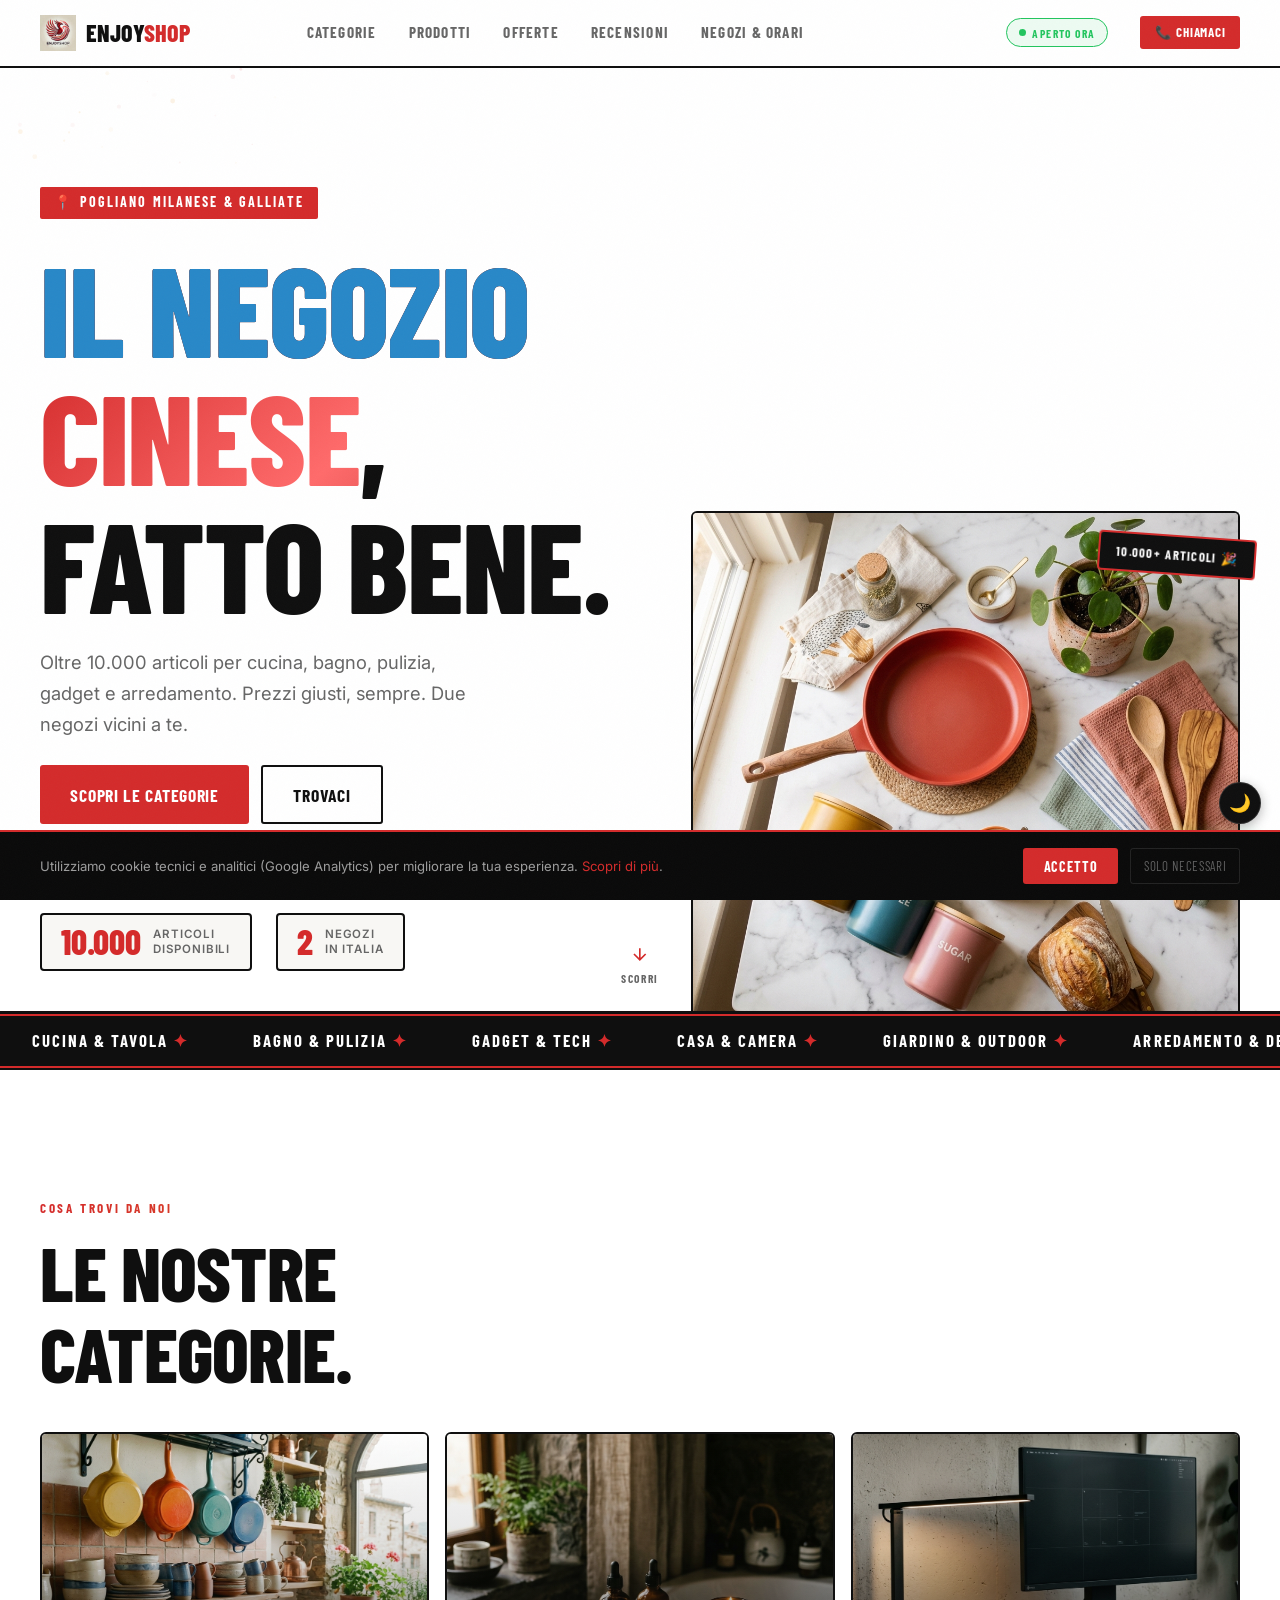
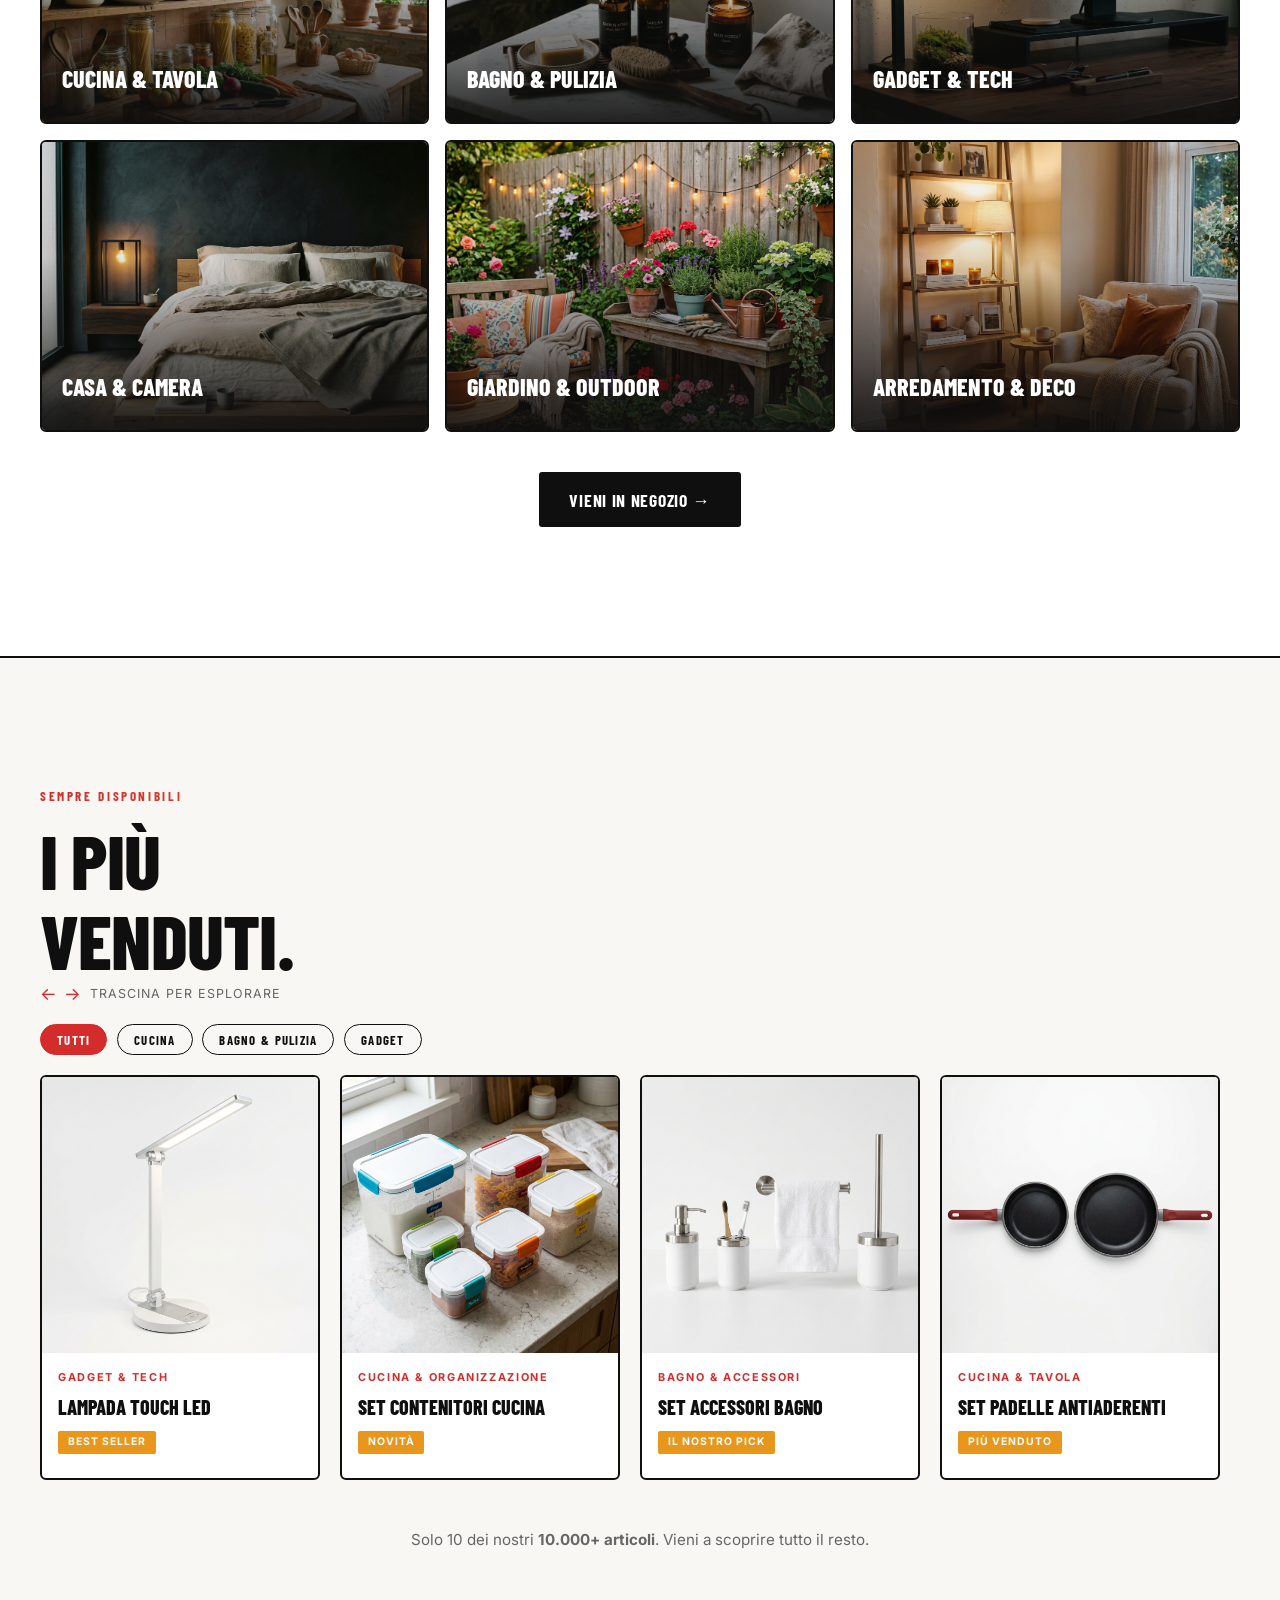
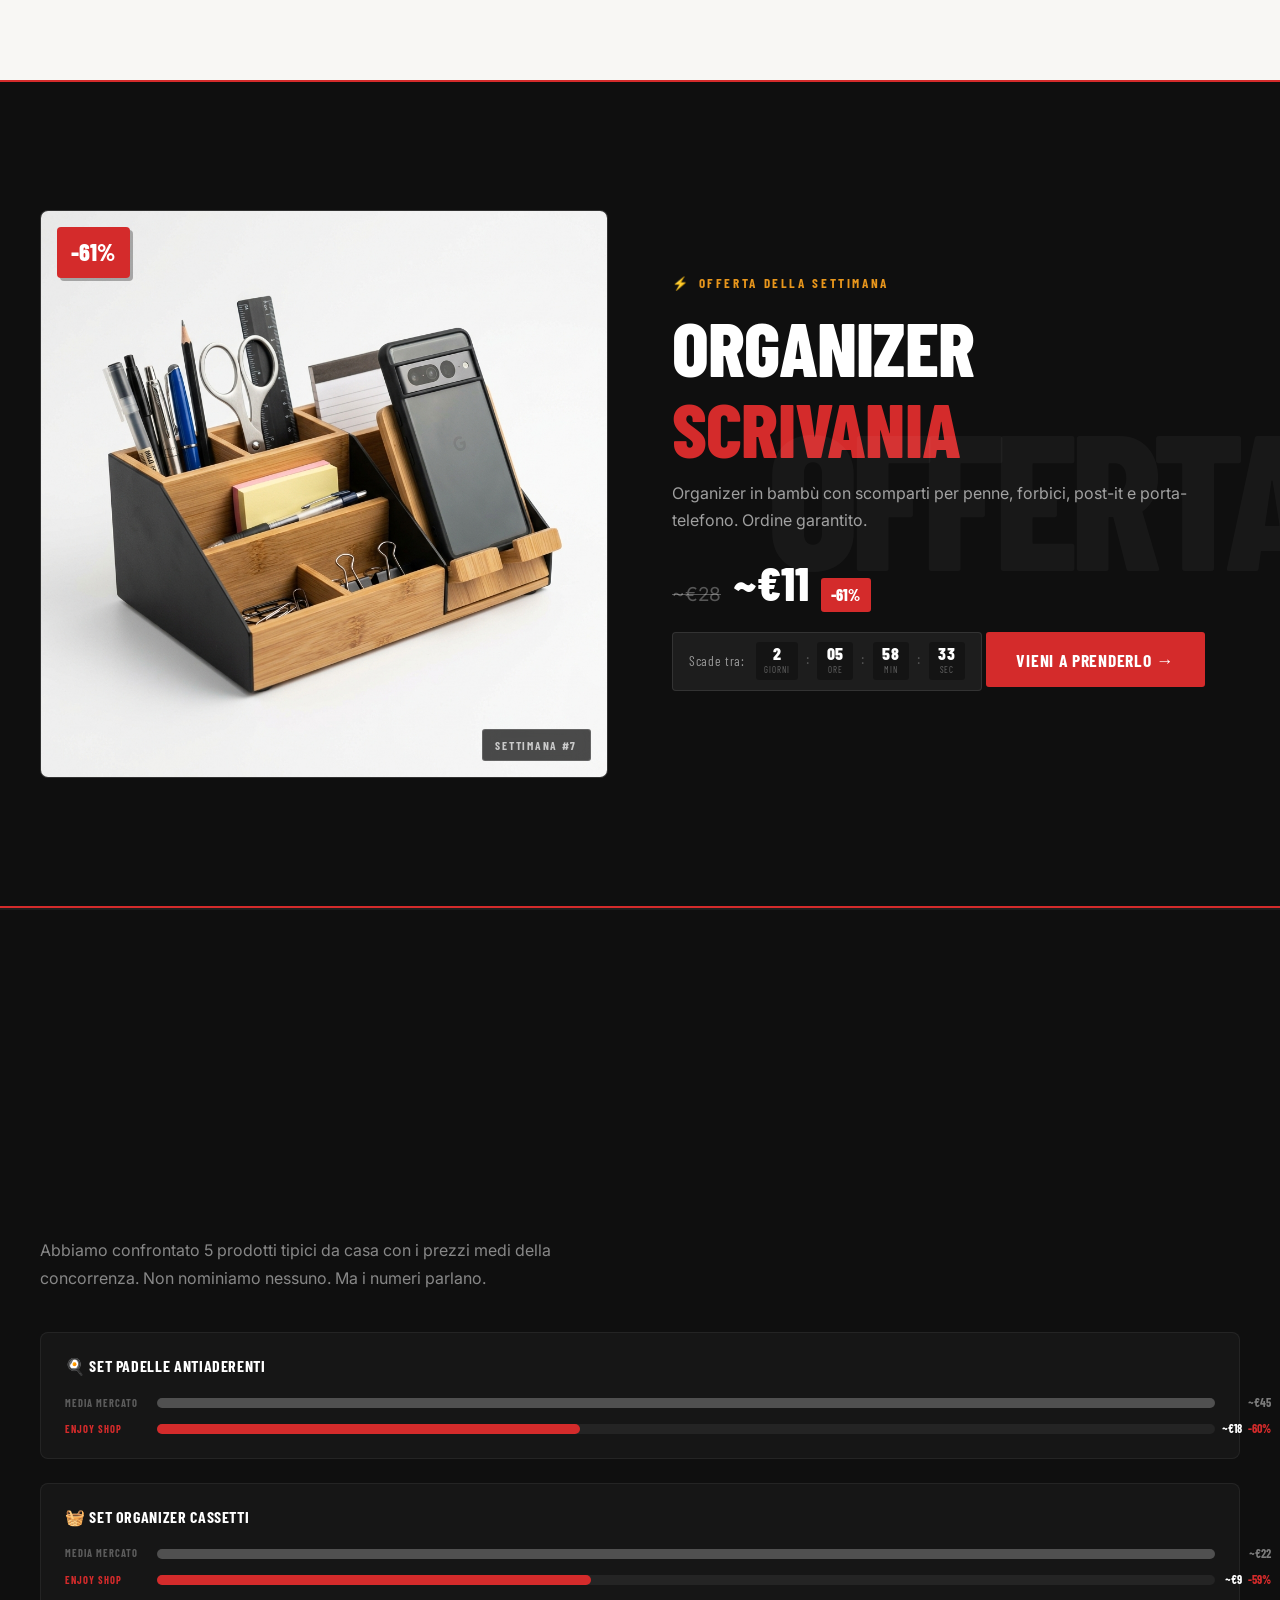
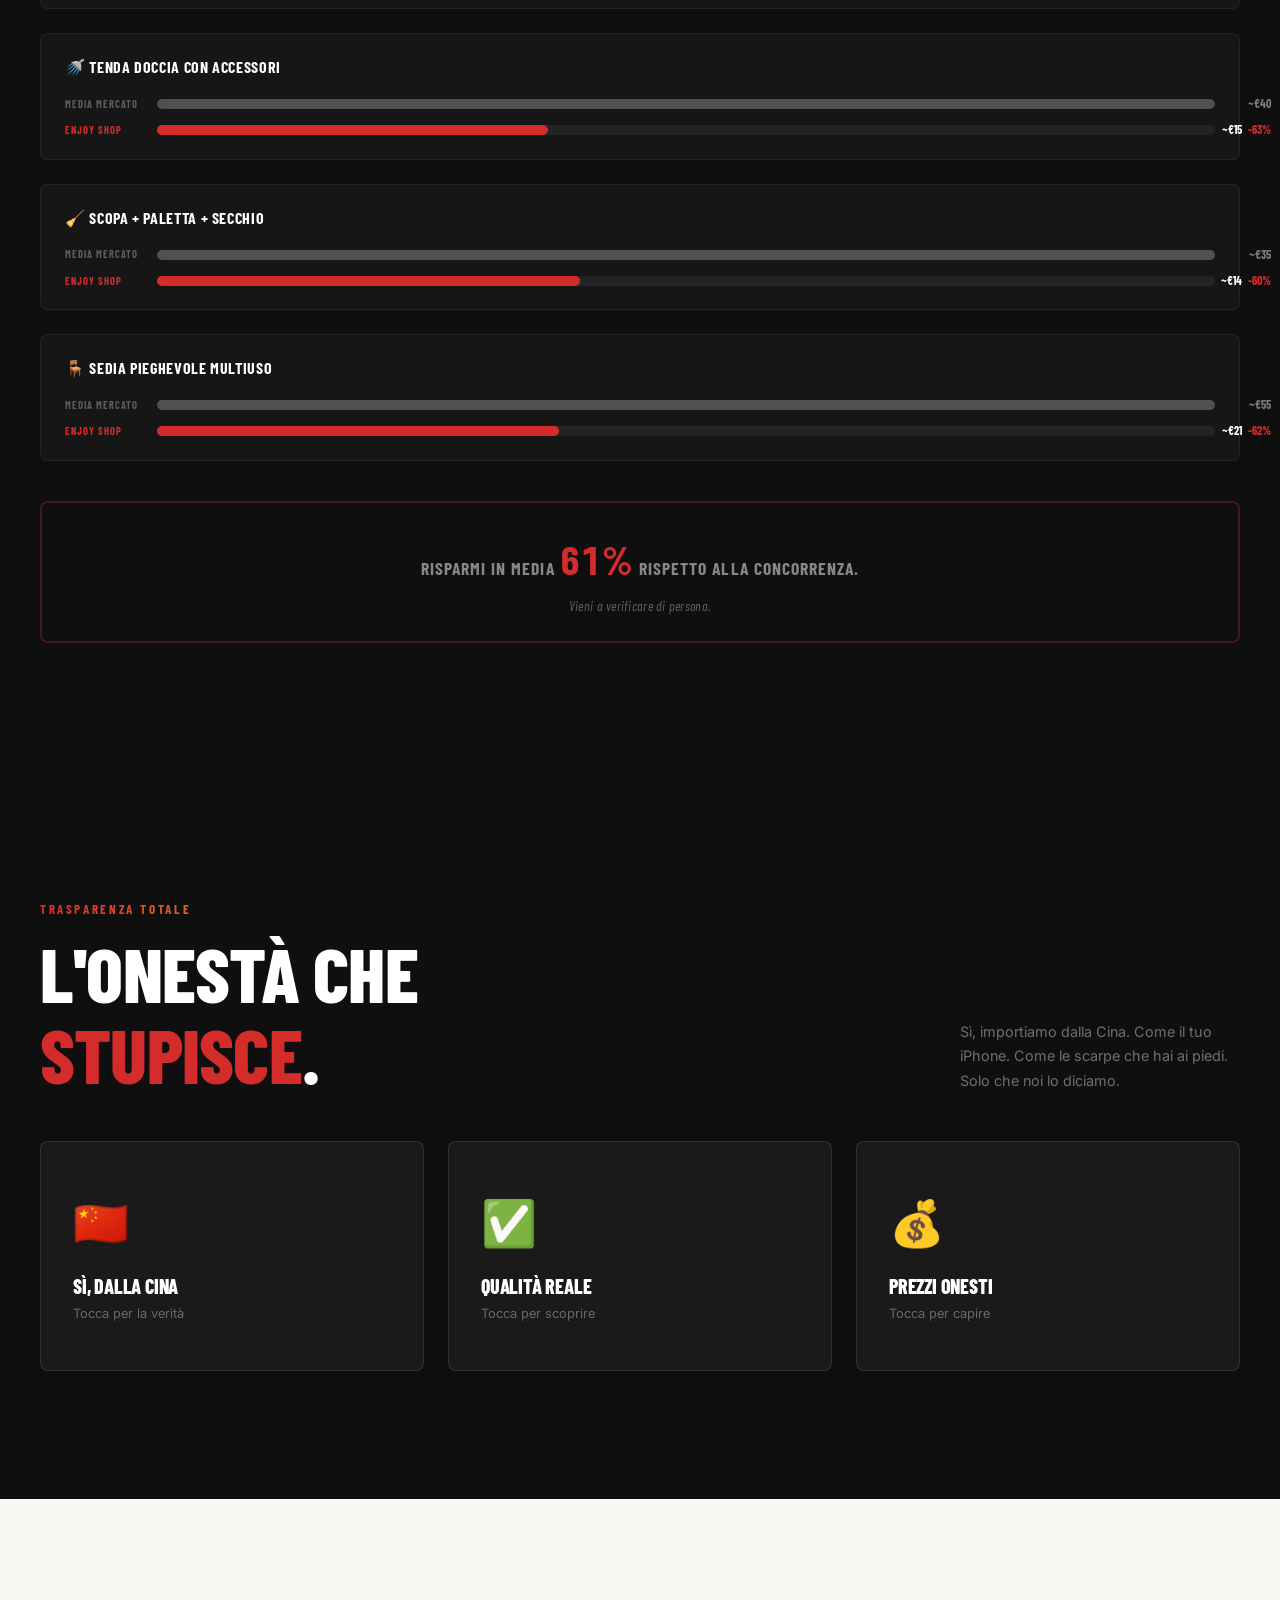
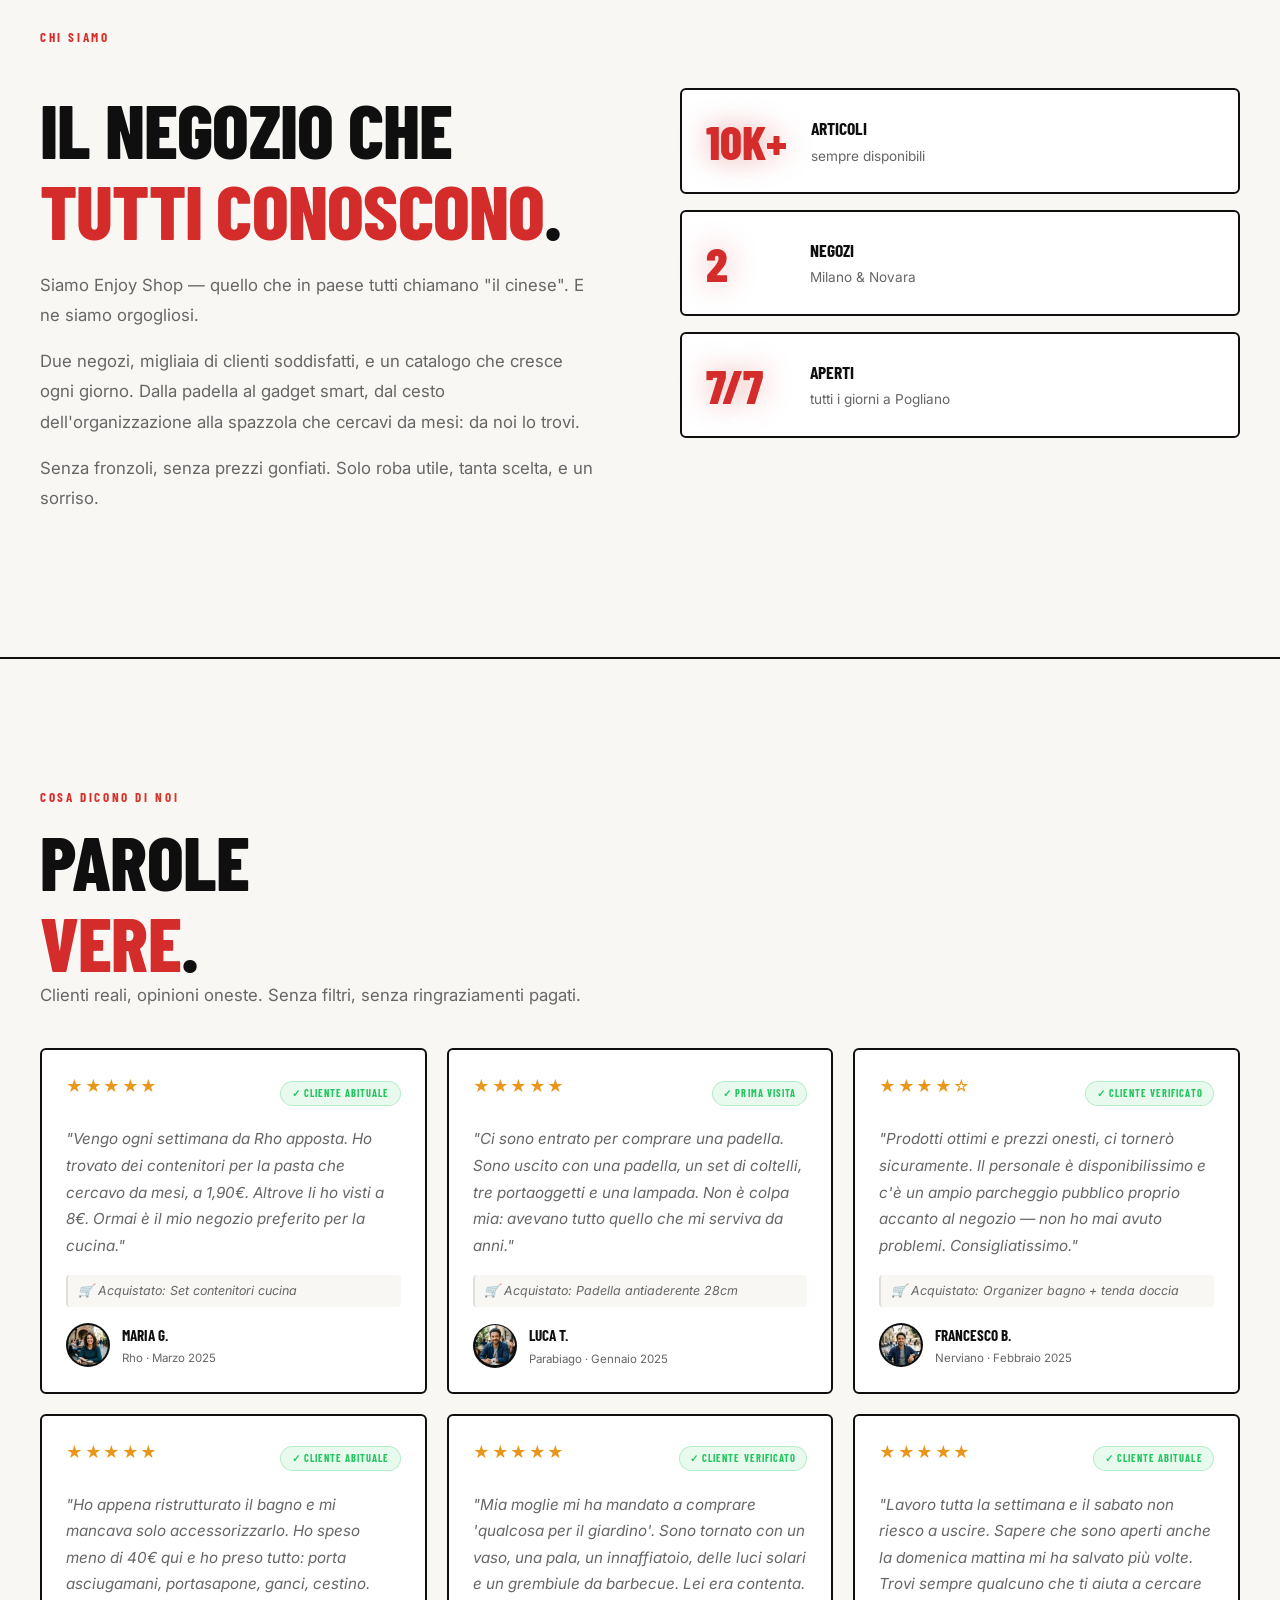
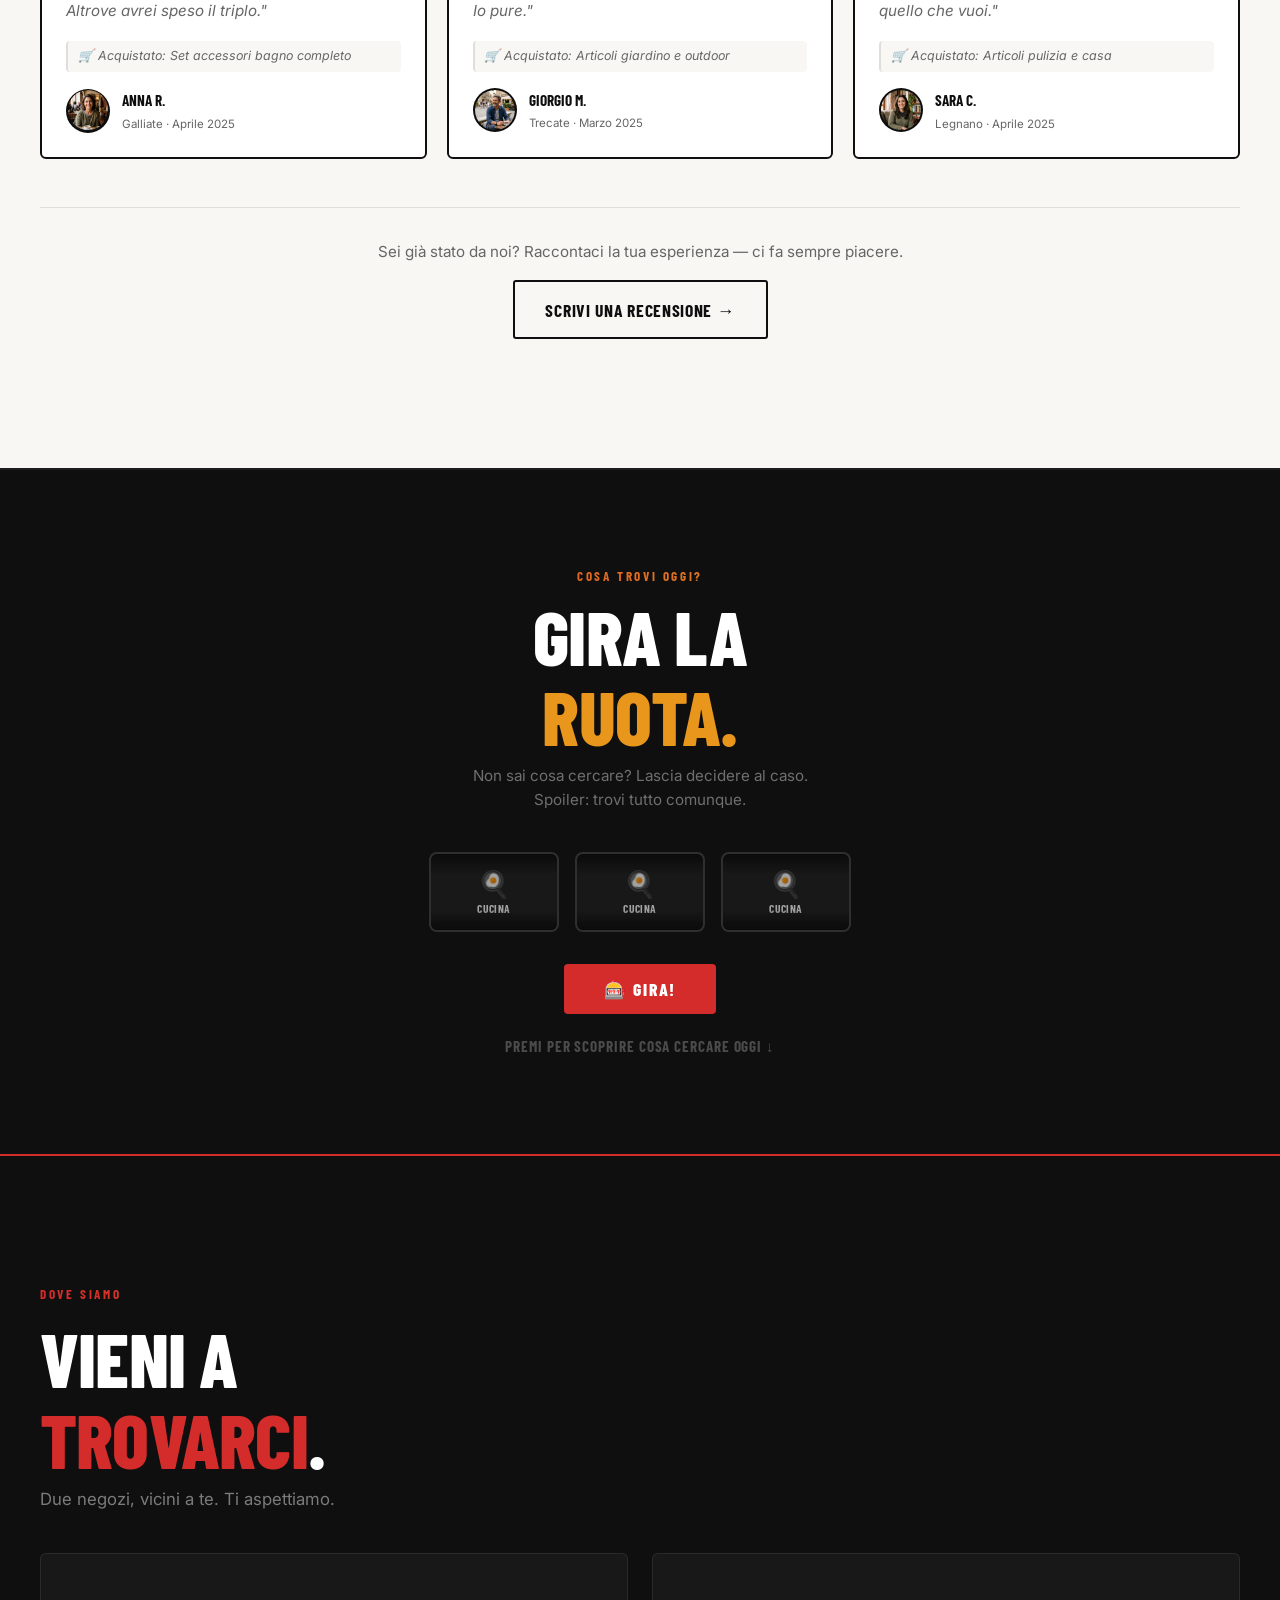
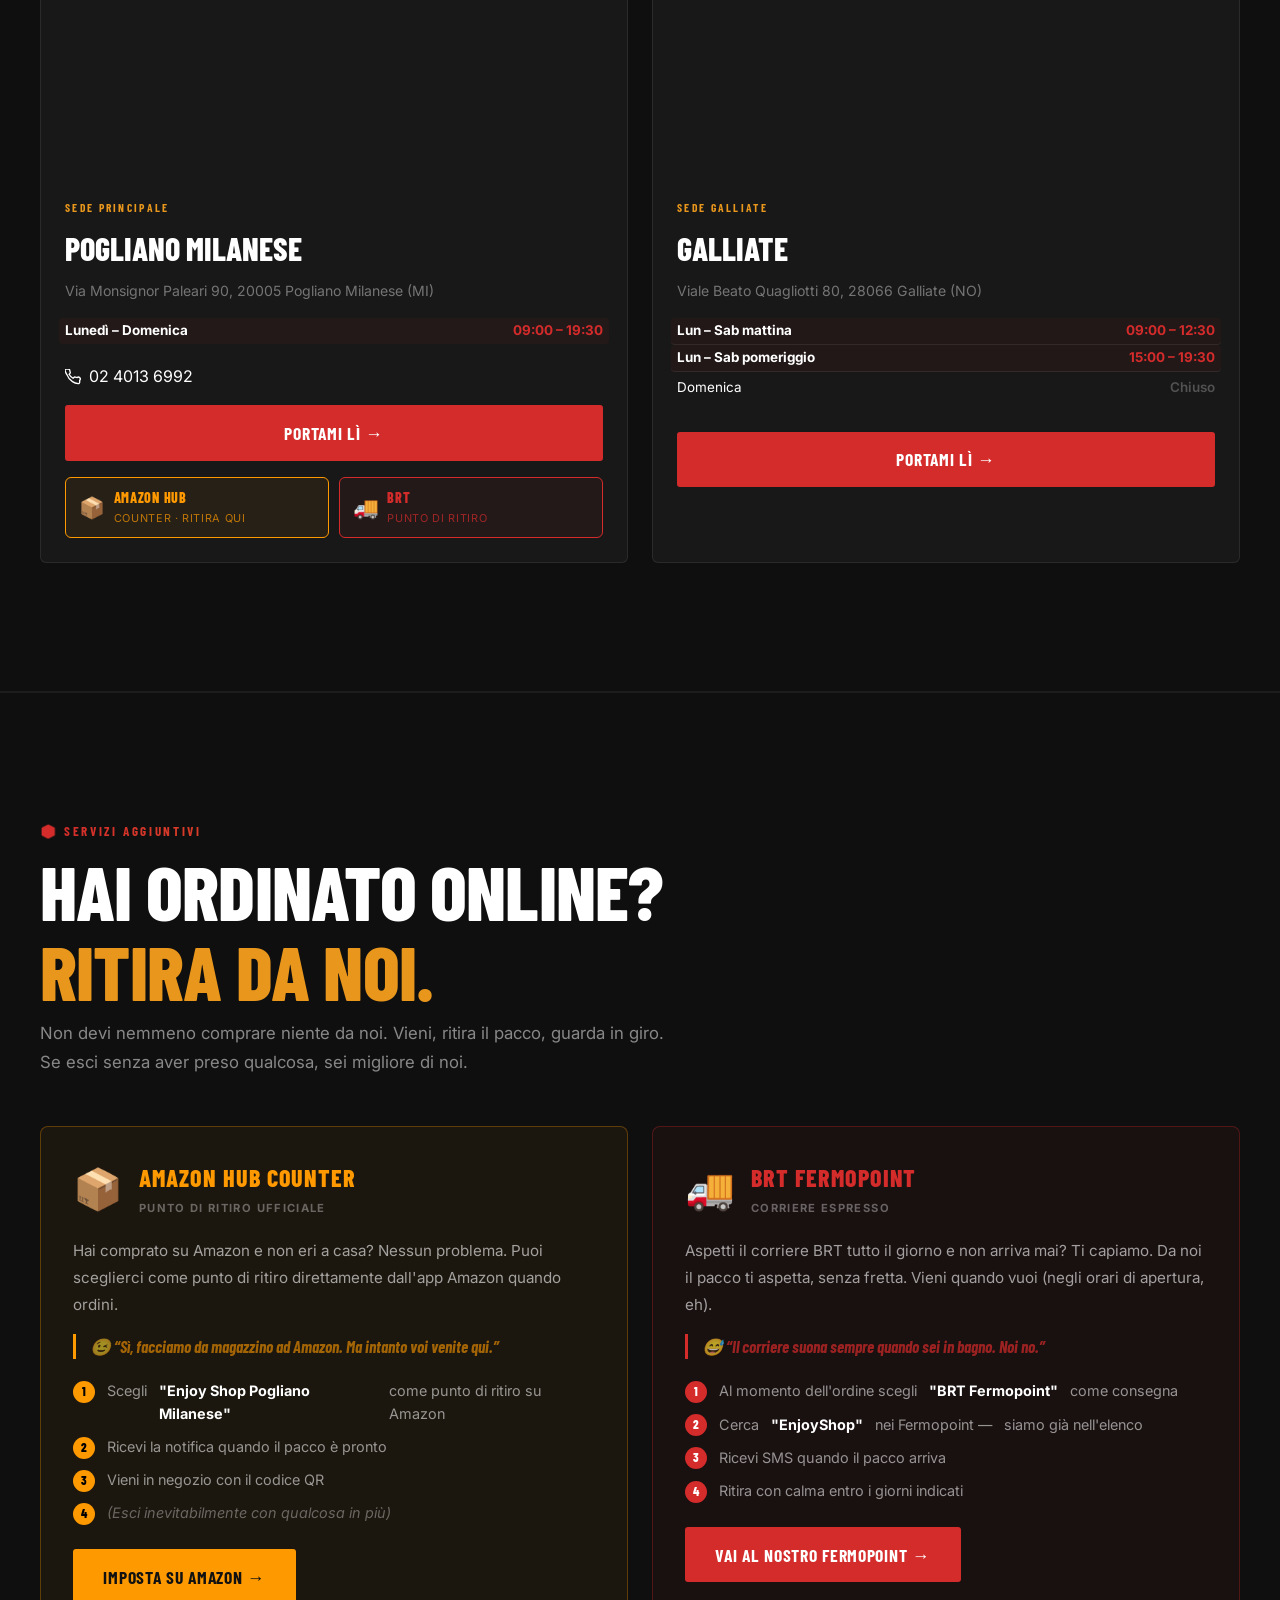
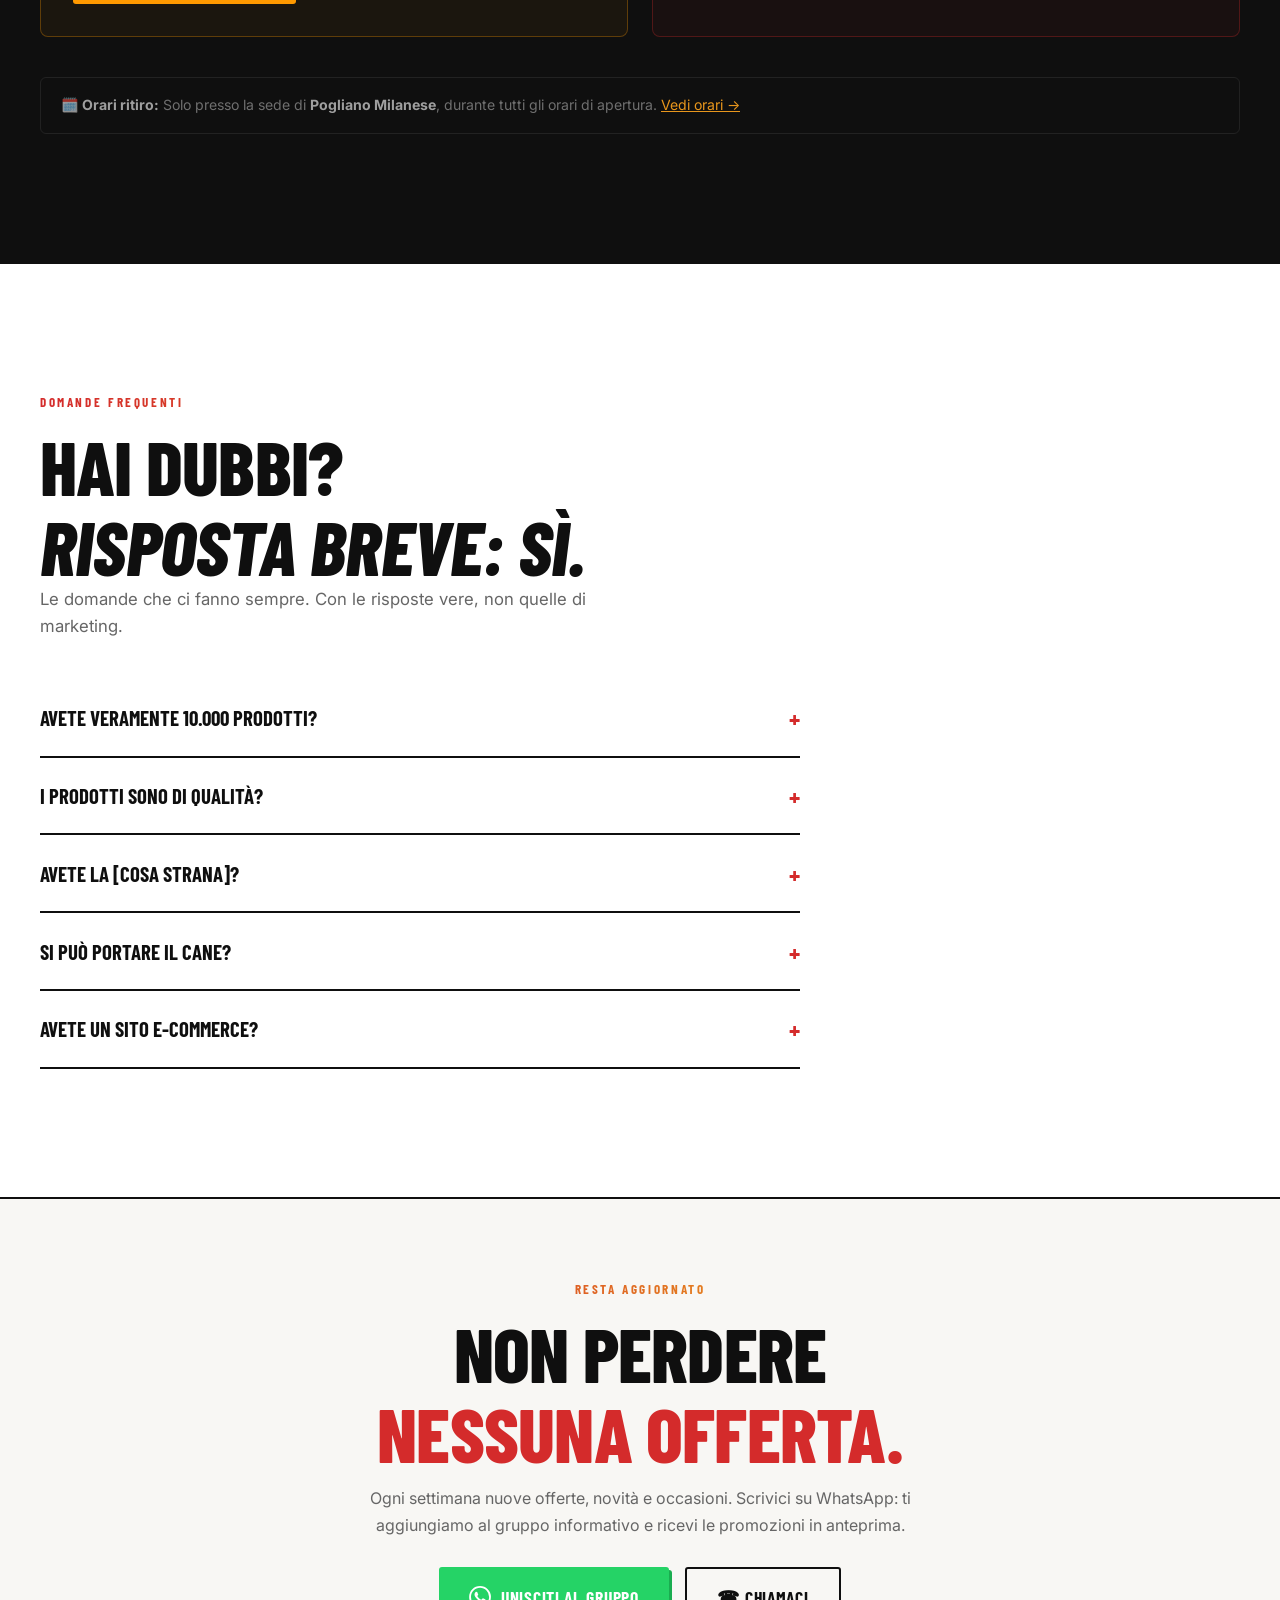
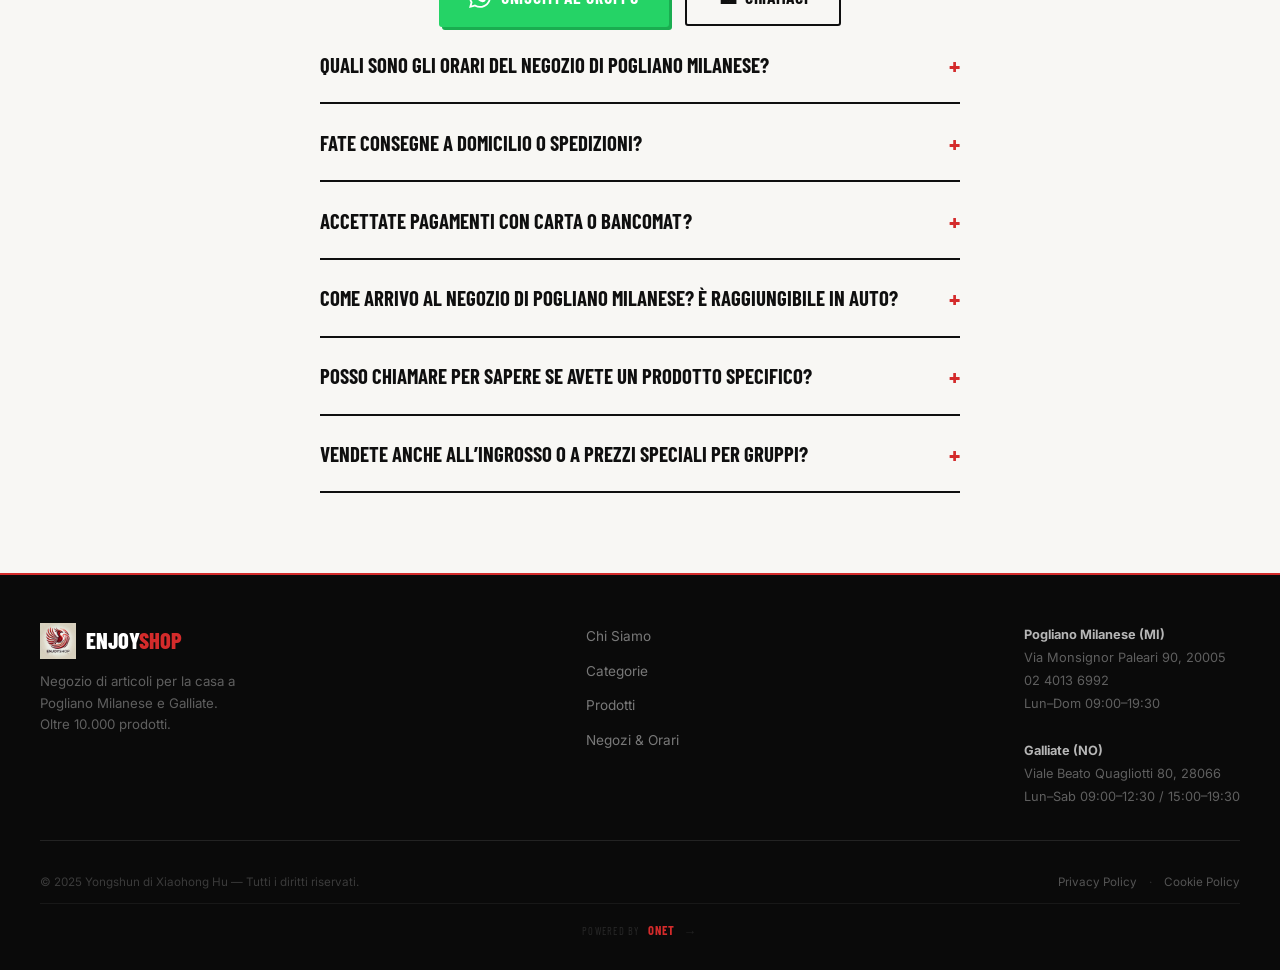
<file: index.html>
<!DOCTYPE html>
<html lang="it">
<head>
  <meta charset="UTF-8">
  <meta name="viewport" content="width=device-width, initial-scale=1.0">
  <title>Enjoy Shop — Articoli per la Casa | Pogliano Milanese e Galliate</title>
  <meta name="description" content="Enjoy Shop: oltre 10.000 articoli per la casa a Pogliano Milanese e Galliate. Cucina, bagno, pulizia, gadget, arredamento. Prezzi convenienti, aperto tutti i giorni.">
  <meta name="robots" content="index, follow">
  <link rel="canonical" href="https://www.enjoyshop-pogliano.it/">
  <meta property="og:type" content="website">
  <meta property="og:site_name" content="Enjoy Shop">
  <meta property="og:title" content="Enjoy Shop — Articoli per la Casa | Pogliano Milanese &amp; Galliate">
  <meta property="og:description" content="Oltre 10.000 articoli per la casa. Cucina, bagno, pulizia, gadget, arredamento. Prezzi giusti, sempre.">
  <meta property="og:url" content="https://www.enjoyshop-pogliano.it/">
  <meta property="og:image" content="https://www.enjoyshop-pogliano.it/assets/images/og-preview.png">
  <meta property="og:image:width" content="1200">
  <meta property="og:image:height" content="630">
  <meta property="og:image:alt" content="Enjoy Shop — Articoli per la casa a Pogliano Milanese e Galliate">
  <meta property="og:locale" content="it_IT">
  <meta name="twitter:card" content="summary_large_image">
  <meta name="twitter:title" content="Enjoy Shop — Articoli per la Casa">
  <meta name="twitter:description" content="Oltre 10.000 articoli per la casa. Cucina, bagno, pulizia, gadget. Prezzi giusti.">
  <meta name="twitter:image" content="https://www.enjoyshop-pogliano.it/assets/images/og-preview.png">

  <link rel="preconnect" href="https://fonts.googleapis.com">
  <link rel="preconnect" href="https://fonts.gstatic.com" crossorigin>
  <link rel="preload" as="style" href="https://fonts.googleapis.com/css2?family=Barlow+Condensed:wght@400;600;700;800&family=Inter:wght@300;400;500;600&display=swap">
  <link href="https://fonts.googleapis.com/css2?family=Barlow+Condensed:wght@400;600;700;800&family=Inter:wght@300;400;500;600&display=swap" rel="stylesheet">
  <link rel="preload" as="image" href="assets/images/hero-bg.png">
  <link rel="stylesheet" href="style.css">
  <link rel="icon" type="image/png" sizes="32x32" href="assets/images/logo.png">
  <link rel="icon" type="image/png" sizes="192x192" href="assets/images/logo.png">
  <link rel="apple-touch-icon" href="assets/images/logo.png">
  <link rel="manifest" href="manifest.json">
  <meta name="theme-color" content="#D42B2B">
  <meta name="mobile-web-app-capable" content="yes">
  <meta name="apple-mobile-web-app-capable" content="yes">
  <meta name="apple-mobile-web-app-status-bar-style" content="black-translucent">
  <meta name="apple-mobile-web-app-title" content="EnjoyShop">

  <script type="application/ld+json">
  {
    "@context": "https://schema.org",
    "@graph": [
      {
        "@type": "Store",
        "@id": "https://www.enjoyshop-pogliano.it/#pogliano",
        "name": "Enjoy Shop Pogliano Milanese",
        "alternateName": "Yongshun di Xiaohong Hu",
        "description": "Negozio di articoli per la casa a Pogliano Milanese. Oltre 10.000 prodotti: cucina, bagno, pulizia, gadget, arredamento. Aperto tutti i giorni.",
        "url": "https://www.enjoyshop-pogliano.it",
        "telephone": "+390240136992",
        "address": {
          "@type": "PostalAddress",
          "streetAddress": "Via Monsignor Paleari 90",
          "addressLocality": "Pogliano Milanese",
          "addressRegion": "MI",
          "postalCode": "20005",
          "addressCountry": "IT"
        },
        "geo": { "@type": "GeoCoordinates", "latitude": 45.5381, "longitude": 8.9078 },
        "openingHoursSpecification": [{
          "@type": "OpeningHoursSpecification",
          "dayOfWeek": ["Monday","Tuesday","Wednesday","Thursday","Friday","Saturday","Sunday"],
          "opens": "09:00", "closes": "19:30"
        }],
        "priceRange": "€",
        "areaServed": ["Pogliano Milanese","Parabiago","Nerviano","Rescaldina","Canegrate","Legnano","Rho"]
      },
      {
        "@type": "Store",
        "@id": "https://www.enjoyshop-pogliano.it/#galliate",
        "name": "Enjoy Shop Galliate",
        "alternateName": "Yongshun di Xiaohong Hu",
        "description": "Negozio di articoli per la casa a Galliate (NO). Cucina, bagno, pulizia, gadget e arredamento a prezzi convenienti.",
        "url": "https://www.enjoyshop-pogliano.it",
        "address": {
          "@type": "PostalAddress",
          "streetAddress": "Viale Beato Quagliotti 80",
          "addressLocality": "Galliate",
          "addressRegion": "NO",
          "postalCode": "28066",
          "addressCountry": "IT"
        },
        "geo": { "@type": "GeoCoordinates", "latitude": 45.4774, "longitude": 8.6957 },
        "openingHoursSpecification": [
          { "@type": "OpeningHoursSpecification", "dayOfWeek": ["Monday","Tuesday","Wednesday","Thursday","Friday","Saturday"], "opens": "09:00", "closes": "12:30" },
          { "@type": "OpeningHoursSpecification", "dayOfWeek": ["Monday","Tuesday","Wednesday","Thursday","Friday","Saturday"], "opens": "15:00", "closes": "19:30" }
        ],
        "priceRange": "€",
        "areaServed": ["Galliate","Novara","Trecate","Romentino","Cameri","Oleggio"]
      }
    ]
  }
  </script>
</head>
<body>
<div id="progress-bar" aria-hidden="true"></div>
<!-- cursor elements (desktop only) -->
<div class="cursor-ring" id="cursor-ring" aria-hidden="true"></div>
<div class="cursor-dot" id="cursor-dot" aria-hidden="true"></div>
<div id="splash" role="dialog" aria-label="Caricamento">
  <div id="splash-logo">🛍️</div>
  <div id="splash-text">Enjoy Shop</div>
  <div id="splash-sub">Articoli per la casa</div>
</div>

<!-- ═══ NAV ═══ -->
<nav id="nav" role="navigation" aria-label="Navigazione principale">
  <div class="nav-inner">
    <a href="#hero" class="nav-logo" aria-label="Enjoy Shop — Home">
      <img src="assets/images/logo.png" alt="Logo Enjoy Shop" width="36" height="36">
      <span class="nav-logo-text">Enjoy<span>Shop</span></span>
    </a>
    <ul class="nav-links" role="list">
      <li><a href="#categorie">Categorie</a></li>
      <li><a href="#venduti">Prodotti</a></li>
      <li><a href="#offerta">Offerte</a></li>
      <li><a href="#reviews">Recensioni</a></li>
      <li><a href="#negozi">Negozi &amp; Orari</a></li>
    </ul>
    <span class="store-status" id="store-status" aria-live="polite"></span>
    <a href="tel:+390240136992" class="nav-call-btn" id="nav-tel-btn" aria-label="Chiamaci">📞 <span>Chiamaci</span></a>
    <button class="hamburger" id="hamburger" aria-label="Menu" aria-expanded="false" aria-controls="mob-menu">
      <span></span><span></span><span></span>
    </button>
  </div>
  <div class="mob-menu" id="mob-menu" role="dialog" aria-label="Menu mobile">
    <a href="#categorie" class="mob-link">Categorie</a>
    <a href="#venduti" class="mob-link">Prodotti</a>
    <a href="#offerta" class="mob-link">⚡ Offerte</a>
    <a href="#reviews" class="mob-link">Recensioni</a>
    <a href="#negozi" class="mob-link">Negozi &amp; Orari</a>
    <a href="#chi-siamo" class="mob-link">Chi Siamo</a>
    <a href="tel:+390240136992" class="mob-link mob-cta">📞 Chiamaci</a>
  </div>
</nav>

<!-- GEO BANNER -->
<div class="geo-banner" id="geo-banner" role="status" aria-live="polite">
  <p class="geo-text">📍 Sei vicino a uno dei nostri negozi!</p>
  <div class="geo-banner-actions">
    <a href="#" class="btn btn-red geo-directions" target="_blank" rel="noopener">Indicazioni →</a>
    <button class="geo-banner-close geo-close" aria-label="Chiudi">×</button>
  </div>
</div>

<!-- COUNTDOWN BAR (shown when store closed) -->
<div class="store-countdown" id="store-countdown" aria-live="polite" role="status">
  <span class="countdown-label">⏳ Siamo chiusi — Apriamo tra</span>
  <span class="countdown-time" id="countdown-time">00:00:00</span>
  <span class="countdown-extra">Intanto guarda cosa ci aspetta in negozio</span>
</div>

<!-- SOCIAL PROOF TICKER -->
<div class="proof-ticker" aria-hidden="true" role="presentation">
  <div class="proof-ticker-track" id="proof-track">
    <span class="proof-item"><span class="proof-dot"></span> <em>Qualcuno da Rho</em> sta guardando questa pagina</span>
    <span class="proof-item"><span class="proof-dot"></span> <em>3 persone</em> ci hanno chiamato nell’ultima ora</span>
    <span class="proof-item"><span class="proof-dot"></span> Nuovo arrivo: <em>Organizer Cucina Deluxe</em></span>
    <span class="proof-item"><span class="proof-dot"></span> <em>Marco da Parabiago</em> è uscito con 7 cose invece di 1</span>
    <span class="proof-item"><span class="proof-dot"></span> <em>Amazon</em> ci ha inviato altri 12 pacchi oggi</span>
    <span class="proof-item"><span class="proof-dot"></span> <em>Qualcuno da Nerviano</em> ha trovato la padella che cercava da 6 mesi</span>
    <span class="proof-item"><span class="proof-dot"></span> <em>3 persone</em> ci hanno chiamato nell’ultima ora</span>
    <span class="proof-item"><span class="proof-dot"></span> Nuovo arrivo: <em>Organizer Cucina Deluxe</em></span>
    <span class="proof-item"><span class="proof-dot"></span> <em>Marco da Parabiago</em> è uscito con 7 cose invece di 1</span>
    <span class="proof-item"><span class="proof-dot"></span> <em>Amazon</em> ci ha inviato altri 12 pacchi oggi</span>
    <span class="proof-item"><span class="proof-dot"></span> <em>Qualcuno da Nerviano</em> ha trovato la padella che cercava da 6 mesi</span>
  </div>
</div>

<main>


<!-- ═══ HERO ═══ -->
<section id="hero" aria-label="Enjoy Shop — Negozio articoli per la casa">
  <canvas id="hero-canvas" aria-hidden="true"></canvas>
  <div class="hero-inner">
    <div class="hero-text">
      <div class="hero-tag">📍 Pogliano Milanese &amp; Galliate</div>
      <h1 class="hero-h1 rv"><span class="glitch" data-text="Il negozio">Il negozio</span><br><em>cinese</em>,<br>fatto bene.</h1>
      <p class="hero-sub rv d1">Oltre 10.000 articoli per cucina, bagno, pulizia, gadget e arredamento. Prezzi giusti, sempre. Due negozi vicini a te.</p>
      <div class="hero-ctas rv d2">
        <a href="#categorie" class="btn btn-red btn-mag" id="hero-cat-btn">Scopri le Categorie</a>
        <a href="#negozi" class="btn btn-outline btn-mag" id="hero-negozi-btn">Trovaci</a>
      </div>
      <div class="hero-sticker-row rv d3">
        <span class="sticker sticker-gold">🇨🇳 Made in China</span>
        <span class="sticker sticker-black">Come il tuo iPhone 😏</span>
        <span class="sticker sticker-red">7/7 Aperto</span>
        <span class="sticker sticker-gold">📦 Ritiro Amazon</span>
      </div>
      <div class="hero-counter-row rv d3">
        <div class="hero-counter-box">
          <div class="counter-num" data-target="10000">0</div>
          <div class="counter-label">Articoli<br>disponibili</div>
        </div>
        <div class="hero-counter-box">
          <div class="counter-num" data-target="2">0</div>
          <div class="counter-label">Negozi<br>in Italia</div>
        </div>
      </div>
    </div>
    <div class="hero-img-wrap rv d1">
      <img src="assets/images/hero-bg.png" alt="Interno negozio Enjoy Shop" fetchpriority="high">
      <div class="hero-float-badge">10.000+ articoli 🎉</div>
    </div>
  </div>
  <div class="scroll-hint" aria-hidden="true">
    <svg viewBox="0 0 24 24" fill="none" stroke-width="2"><path d="M12 5v14M5 12l7 7 7-7"/></svg>
    <span>Scorri</span>
  </div>
</section>

<!-- ═══ MARQUEE ═══ -->
<div class="marquee-bar" aria-hidden="true" role="presentation">
  <div class="marquee-track">
    <!-- duplicated for seamless loop -->
    <span class="m-item">Cucina &amp; Tavola <span class="m-dot">✦</span></span>
    <span class="m-item">Bagno &amp; Pulizia <span class="m-dot">✦</span></span>
    <span class="m-item">Gadget &amp; Tech <span class="m-dot">✦</span></span>
    <span class="m-item">Casa &amp; Camera <span class="m-dot">✦</span></span>
    <span class="m-item">Giardino &amp; Outdoor <span class="m-dot">✦</span></span>
    <span class="m-item">Arredamento &amp; Deco <span class="m-dot">✦</span></span>
    <span class="m-item">Prezzi Onesti <span class="m-dot">✦</span></span>
    <span class="m-item">Aperto Tutti i Giorni <span class="m-dot">✦</span></span>
    <span class="m-item m-item--highlight">📦 Amazon Hub Counter <span class="m-dot">✦</span></span>
    <span class="m-item m-item--highlight">🚚 Punto di Ritiro BRT <span class="m-dot">✦</span></span>
    <span class="m-item">Cucina &amp; Tavola <span class="m-dot">✦</span></span>
    <span class="m-item">Bagno &amp; Pulizia <span class="m-dot">✦</span></span>
    <span class="m-item">Gadget &amp; Tech <span class="m-dot">✦</span></span>
    <span class="m-item">Casa &amp; Camera <span class="m-dot">✦</span></span>
    <span class="m-item">Giardino &amp; Outdoor <span class="m-dot">✦</span></span>
    <span class="m-item">Arredamento &amp; Deco <span class="m-dot">✦</span></span>
    <span class="m-item">Prezzi Onesti <span class="m-dot">✦</span></span>
    <span class="m-item">Aperto Tutti i Giorni <span class="m-dot">✦</span></span>
    <span class="m-item m-item--highlight">📦 Amazon Hub Counter <span class="m-dot">✦</span></span>
    <span class="m-item m-item--highlight">🚚 Punto di Ritiro BRT <span class="m-dot">✦</span></span>
    <span class="m-item">Fatto in Cina. Come tutto. <span class="m-dot">✦</span></span>
    <span class="m-item">Non abbiamo l'ecommerce 🤷 <span class="m-dot">✦</span></span>
    <span class="m-item">Entri per una cosa, esci con dieci <span class="m-dot">✦</span></span>
    <span class="m-item">Il corriere BRT? Da noi c'è. <span class="m-dot">✦</span></span>
  </div>
</div>

<!-- ═══ CATEGORIE ═══ -->
<section id="categorie" aria-labelledby="cat-heading">
  <div class="container">
    <div class="label rv">Cosa Trovi da Noi</div>
    <h2 id="cat-heading" class="rv d1">Le nostre<br>categorie.</h2>
    <div class="cat-grid">
      <article class="cat-card rv" id="cat-cucina">
        <img src="assets/images/universo-cucina.png" alt="Cucina e tavola" loading="lazy">
        <div class="cat-overlay">
          <div class="cat-name">Cucina &amp; Tavola</div>
          <div class="cat-count">800+ prodotti</div>
        </div>
      </article>
      <article class="cat-card rv d1" id="cat-bagno">
        <img src="assets/images/universo-cura.png" alt="Bagno e pulizia" loading="lazy">
        <div class="cat-overlay">
          <div class="cat-name">Bagno &amp; Pulizia</div>
          <div class="cat-count">600+ prodotti</div>
        </div>
      </article>
      <article class="cat-card rv d2" id="cat-gadget">
        <img src="assets/images/universo-smartworking.png" alt="Gadget e tech" loading="lazy">
        <div class="cat-overlay">
          <div class="cat-name">Gadget &amp; Tech</div>
          <div class="cat-count">400+ prodotti</div>
        </div>
      </article>
      <article class="cat-card rv" id="cat-casa">
        <img src="assets/images/universo-sonno.png" alt="Casa e camera" loading="lazy">
        <div class="cat-overlay">
          <div class="cat-name">Casa &amp; Camera</div>
          <div class="cat-count">1.200+ prodotti</div>
        </div>
      </article>
      <article class="cat-card rv d1" id="cat-giardino">
        <img src="assets/images/universo-giardino.png" alt="Giardino e outdoor" loading="lazy">
        <div class="cat-overlay">
          <div class="cat-name">Giardino &amp; Outdoor</div>
          <div class="cat-count">300+ prodotti</div>
        </div>
      </article>
      <article class="cat-card rv d2" id="cat-arredo">
        <img src="assets/images/universo-arredamento.png" alt="Arredamento e deco" loading="lazy">
        <div class="cat-overlay">
          <div class="cat-name">Arredamento &amp; Deco</div>
          <div class="cat-count">500+ prodotti</div>
        </div>
      </article>
    </div>
    <div style="text-align:center;margin-top:2.5rem;">
      <a href="#negozi" class="btn btn-black rv btn-mag" id="cat-trova-btn">Vieni in negozio →</a>
    </div>
  </div>
</section>

<!-- ═══ PIÙ VENDUTI ═══ -->
<section id="venduti" aria-labelledby="venduti-heading">
  <div class="container">
    <div class="label rv">Sempre Disponibili</div>
    <h2 id="venduti-heading" class="rv d1">I più<br>venduti.</h2>
    <p class="drag-hint">Trascina per esplorare</p>
    <div class="prod-filter-bar" id="prod-filter-bar" role="group" aria-label="Filtra per categoria">
      <button class="prod-filter-btn active" data-filter="all" id="filter-all">Tutti</button>
      <button class="prod-filter-btn" data-filter="cucina" id="filter-cucina">Cucina</button>
      <button class="prod-filter-btn" data-filter="bagno" id="filter-bagno">Bagno &amp; Pulizia</button>
      <button class="prod-filter-btn" data-filter="gadget" id="filter-gadget">Gadget</button>
    </div>
    <div class="drag-scroll" id="drag-scroll">
      <article class="prod-card" id="prod-1" data-filter="gadget">
        <div class="prod-img"><img src="assets/images/product-1.png" alt="Lampada Touch LED" loading="lazy"></div>
        <div class="prod-info">
          <div class="prod-cat">Gadget &amp; Tech</div>
          <div class="prod-name">Lampada Touch LED</div>
          <div class="prod-badge">Best Seller</div>
        </div>
      </article>
      <article class="prod-card" id="prod-2" data-filter="cucina">
        <div class="prod-img"><img src="assets/images/product-organizer.png" alt="Set Contenitori Cucina" loading="lazy"></div>
        <div class="prod-info">
          <div class="prod-cat">Cucina &amp; Organizzazione</div>
          <div class="prod-name">Set Contenitori Cucina</div>
          <div class="prod-badge">Novità</div>
        </div>
      </article>
      <article class="prod-card" id="prod-3" data-filter="bagno">
        <div class="prod-img"><img src="assets/images/product-bagno.png" alt="Set Accessori Bagno" loading="lazy"></div>
        <div class="prod-info">
          <div class="prod-cat">Bagno &amp; Accessori</div>
          <div class="prod-name">Set Accessori Bagno</div>
          <div class="prod-badge">Il nostro pick</div>
        </div>
      </article>
      <article class="prod-card" id="prod-4" data-filter="cucina">
        <div class="prod-img"><img src="assets/images/product-padelle.png" alt="Set padelle antiaderenti" loading="lazy"></div>
        <div class="prod-info">
          <div class="prod-cat">Cucina &amp; Tavola</div>
          <div class="prod-name">Set Padelle Antiaderenti</div>
          <div class="prod-badge">Più Venduto</div>
        </div>
      </article>
      <article class="prod-card" id="prod-5" data-filter="bagno">
        <div class="prod-img"><img src="assets/images/product-2.png" alt="Spazzola Multi-uso" loading="lazy"></div>
        <div class="prod-info">
          <div class="prod-cat">Bagno &amp; Pulizia</div>
          <div class="prod-name">Spazzola Multi-uso</div>
          <div class="prod-badge">Imperdibile</div>
        </div>
      </article>
      <article class="prod-card" id="prod-6" data-filter="bagno">
        <div class="prod-img"><img src="assets/images/product-pulizia.png" alt="Kit Pulizia Casa" loading="lazy"></div>
        <div class="prod-info">
          <div class="prod-cat">Bagno &amp; Pulizia</div>
          <div class="prod-name">Kit Pulizia Casa</div>
          <div class="prod-badge">Top Qualit&#xE0;</div>
        </div>
      </article>
      <article class="prod-card" id="prod-7" data-filter="gadget">
        <div class="prod-img"><img src="assets/images/product-3.png" alt="Organizer Scrivania" loading="lazy"></div>
        <div class="prod-info">
          <div class="prod-cat">Gadget &amp; Tech</div>
          <div class="prod-name">Organizer Scrivania</div>
          <div class="prod-badge">Produttivit&#xE0;</div>
        </div>
      </article>
      <article class="prod-card" id="prod-8" data-filter="cucina">
        <div class="prod-img"><img src="assets/images/product-4.png" alt="Set Tazze Colorate" loading="lazy"></div>
        <div class="prod-info">
          <div class="prod-cat">Cucina &amp; Tavola</div>
          <div class="prod-name">Set Tazze Colorate</div>
          <div class="prod-badge">Regalo Perfetto</div>
        </div>
      </article>
      <article class="prod-card" id="prod-9" data-filter="cucina">
        <div class="prod-img"><img src="assets/images/product-5.png" alt="Portaspezie Girevole" loading="lazy"></div>
        <div class="prod-info">
          <div class="prod-cat">Cucina &amp; Organizzazione</div>
          <div class="prod-name">Portaspezie Girevole</div>
          <div class="prod-badge">Ordine Garantito</div>
        </div>
      </article>
      <article class="prod-card" id="prod-10" data-filter="bagno">
        <div class="prod-img"><img src="assets/images/product-bagno.png" alt="Dispenser Bagno Set" loading="lazy"></div>
        <div class="prod-info">
          <div class="prod-cat">Bagno &amp; Accessori</div>
          <div class="prod-name">Dispenser Bagno Set</div>
          <div class="prod-badge">Design Moderno</div>
        </div>
      </article>
    </div>
    <p style="text-align:center;color:var(--muted);margin-top:2rem;font-size:.95rem;" class="rv">
      Solo 10 dei nostri <strong>10.000+ articoli</strong>. Vieni a scoprire tutto il resto.
    </p>
  </div>
</section>

<!-- ═══ OFFERTA DELLA SETTIMANA ═══ -->
<section id="offerta" aria-labelledby="offerta-heading">
  <div class="container">
    <div class="offerta-grid">
      <div class="offerta-img-wrap rv">
        <img src="assets/images/product-padelle.png" alt="Offerta della settimana" id="offerta-img" loading="lazy">
        <div class="offerta-discount-badge" id="offerta-pct-badge">-60%</div>
        <div class="offerta-week-tag">Settimana #<span id="offerta-week-num"></span></div>
      </div>
      <div class="offerta-content rv d1">
        <div class="offerta-label">Offerta della Settimana</div>
        <h2 id="offerta-heading"><span id="offerta-name">Set Padelle<br><em>Antiaderenti</em></span></h2>
        <p class="offerta-desc" id="offerta-desc">Due padelle antiaderenti 20cm + 28cm, coperchio incluso. Fondo spesso, manici ergonomici in silicone. Ideali per cucinare ogni giorno.</p>
        <div class="offerta-pricing">
          <span class="offerta-old" id="offerta-old">~&euro;45</span>
          <span class="offerta-price" id="offerta-price">~&euro;18</span>
          <span class="offerta-pct" id="offerta-pct-label">-60%</span>
        </div>
        <div class="offerta-countdown">
          Scade tra:&nbsp;
          <span class="cd-block"><span class="cd-num" id="cd-days">0</span><span class="cd-lab">giorni</span></span>
          <span class="cd-sep">:</span>
          <span class="cd-block"><span class="cd-num" id="cd-hours">0</span><span class="cd-lab">ore</span></span>
          <span class="cd-sep">:</span>
          <span class="cd-block"><span class="cd-num" id="cd-min">0</span><span class="cd-lab">min</span></span>
          <span class="cd-sep">:</span>
          <span class="cd-block"><span class="cd-num" id="cd-sec">0</span><span class="cd-lab">sec</span></span>
        </div>
        <a href="#negozi" class="btn btn-red btn-mag" id="offerta-cta-btn">Vieni a prenderlo &rarr;</a>
      </div>
    </div>
  </div>
</section>

<!-- ═══ RISPARMIO ═══ -->
<section id="risparmio" aria-labelledby="risparmio-heading">
  <div class="container">
    <div class="label rv">💸 Parliamoci Chiaro</div>
    <h2 id="risparmio-heading" class="rv d1">Quanto<br><em>risparmi?</em></h2>
    <p class="savings-intro rv d2">Abbiamo confrontato 5 prodotti tipici da casa con i prezzi medi della concorrenza. Non nominiamo nessuno. Ma i numeri parlano.</p>
    <div class="savings-table rv">
      <div class="savings-row">
        <div class="savings-product">🍳 Set padelle antiaderenti</div>
        <div class="savings-bars">
          <div class="savings-bar-wrap">
            <span class="savings-bar-label savings-bar-them">Media mercato</span>
            <div class="savings-bar savings-bar-them-bar"><div class="savings-bar-fill" data-pct="100" style="width:0%"></div><span class="savings-price">~€45</span></div>
          </div>
          <div class="savings-bar-wrap">
            <span class="savings-bar-label savings-bar-us">Enjoy Shop</span>
            <div class="savings-bar savings-bar-us-bar"><div class="savings-bar-fill" data-pct="40" style="width:0%"></div><span class="savings-price">~€18 <em>-60%</em></span></div>
          </div>
        </div>
      </div>
      <div class="savings-row">
        <div class="savings-product">🧺 Set organizer cassetti</div>
        <div class="savings-bars">
          <div class="savings-bar-wrap">
            <span class="savings-bar-label savings-bar-them">Media mercato</span>
            <div class="savings-bar savings-bar-them-bar"><div class="savings-bar-fill" data-pct="100" style="width:0%"></div><span class="savings-price">~€22</span></div>
          </div>
          <div class="savings-bar-wrap">
            <span class="savings-bar-label savings-bar-us">Enjoy Shop</span>
            <div class="savings-bar savings-bar-us-bar"><div class="savings-bar-fill" data-pct="41" style="width:0%"></div><span class="savings-price">~€9 <em>-59%</em></span></div>
          </div>
        </div>
      </div>
      <div class="savings-row">
        <div class="savings-product">🚿 Tenda doccia con accessori</div>
        <div class="savings-bars">
          <div class="savings-bar-wrap">
            <span class="savings-bar-label savings-bar-them">Media mercato</span>
            <div class="savings-bar savings-bar-them-bar"><div class="savings-bar-fill" data-pct="100" style="width:0%"></div><span class="savings-price">~€40</span></div>
          </div>
          <div class="savings-bar-wrap">
            <span class="savings-bar-label savings-bar-us">Enjoy Shop</span>
            <div class="savings-bar savings-bar-us-bar"><div class="savings-bar-fill" data-pct="37" style="width:0%"></div><span class="savings-price">~€15 <em>-63%</em></span></div>
          </div>
        </div>
      </div>
      <div class="savings-row">
        <div class="savings-product">🧹 Scopa + paletta + secchio</div>
        <div class="savings-bars">
          <div class="savings-bar-wrap">
            <span class="savings-bar-label savings-bar-them">Media mercato</span>
            <div class="savings-bar savings-bar-them-bar"><div class="savings-bar-fill" data-pct="100" style="width:0%"></div><span class="savings-price">~€35</span></div>
          </div>
          <div class="savings-bar-wrap">
            <span class="savings-bar-label savings-bar-us">Enjoy Shop</span>
            <div class="savings-bar savings-bar-us-bar"><div class="savings-bar-fill" data-pct="40" style="width:0%"></div><span class="savings-price">~€14 <em>-60%</em></span></div>
          </div>
        </div>
      </div>
      <div class="savings-row">
        <div class="savings-product">🪑 Sedia pieghevole multiuso</div>
        <div class="savings-bars">
          <div class="savings-bar-wrap">
            <span class="savings-bar-label savings-bar-them">Media mercato</span>
            <div class="savings-bar savings-bar-them-bar"><div class="savings-bar-fill" data-pct="100" style="width:0%"></div><span class="savings-price">~€55</span></div>
          </div>
          <div class="savings-bar-wrap">
            <span class="savings-bar-label savings-bar-us">Enjoy Shop</span>
            <div class="savings-bar savings-bar-us-bar"><div class="savings-bar-fill" data-pct="38" style="width:0%"></div><span class="savings-price">~€21 <em>-62%</em></span></div>
          </div>
        </div>
      </div>
    </div>
    <div class="savings-total rv">
      Risparmi in media <span class="savings-total-num" data-target="61">0%</span> rispetto alla concorrenza. <em>Vieni a verificare di persona.</em>
    </div>
  </div>
</section>

<!-- ═══ ONESTA ═══ -->
<section id="onesta" aria-labelledby="onesta-heading">
  <div class="container">
    <div class="section-head">
      <div>
        <div class="label rv">Trasparenza Totale</div>
        <h2 id="onesta-heading" class="rv d1">L'onestà che<br><em>stupisce</em>.</h2>
      </div>
      <p class="onesta-note rv d2">Sì, importiamo dalla Cina. Come il tuo iPhone. Come le scarpe che hai ai piedi. Solo che noi lo diciamo.</p>
    </div>
    <div class="onesta-grid">
      <div class="flip-card rv" id="flip-cina">
        <div class="flip-inner">
          <div class="flip-front">
            <div class="flip-icon">🇨🇳</div>
            <h3>Sì, dalla Cina</h3>
            <p>Tocca per la verità</p>
          </div>
          <div class="flip-back">
            <p>I nostri prodotti vengono dalla Cina. Come il 70% di quello che compri ovunque. La differenza? Noi li selezioniamo personalmente e i prezzi sono veri.</p>
          </div>
        </div>
      </div>
      <div class="flip-card rv d1" id="flip-qualita">
        <div class="flip-inner">
          <div class="flip-front">
            <div class="flip-icon">✅</div>
            <h3>Qualità Reale</h3>
            <p>Tocca per scoprire</p>
          </div>
          <div class="flip-back">
            <p>Non vendiamo spazzatura. Ogni prodotto passa dalla nostra selezione. Se non lo useremmo a casa nostra, non lo mettiamo in negozio. <em>Fine.</em></p>
          </div>
        </div>
      </div>
      <div class="flip-card rv d2" id="flip-prezzi">
        <div class="flip-inner">
          <div class="flip-front">
            <div class="flip-icon">💰</div>
            <h3>Prezzi Onesti</h3>
            <p>Tocca per capire</p>
          </div>
          <div class="flip-back">
            <p>Nessun saldo finto, nessun prezzo gonfiato da "scontare". Il prezzo che vedi è il prezzo giusto, sempre. <em>Senza sorprese.</em></p>
          </div>
        </div>
      </div>
    </div>
  </div>
</section>

<!-- ═══ CHI SIAMO ═══ -->
<section id="chi-siamo" aria-labelledby="chi-heading">
  <div class="container">
    <div class="label rv">Chi Siamo</div>
    <div class="chi-grid">
      <div class="chi-text rv-left">
        <h2 id="chi-heading" class="rv">Il negozio che<br><em>tutti conoscono</em>.</h2>
        <p class="rv d1">Siamo Enjoy Shop — quello che in paese tutti chiamano "il cinese". E ne siamo orgogliosi.</p>
        <p class="rv d1">Due negozi, migliaia di clienti soddisfatti, e un catalogo che cresce ogni giorno. Dalla padella al gadget smart, dal cesto dell'organizzazione alla spazzola che cercavi da mesi: da noi lo trovi.</p>
        <p class="rv d2">Senza fronzoli, senza prezzi gonfiati. Solo roba utile, tanta scelta, e un sorriso.</p>
      </div>
      <div class="chi-facts rv-right d2">
        <div class="fact-card">
          <div class="fact-num">10K+</div>
          <div class="fact-txt"><strong>Articoli</strong><span>sempre disponibili</span></div>
        </div>
        <div class="fact-card">
          <div class="fact-num">2</div>
          <div class="fact-txt"><strong>Negozi</strong><span>Milano &amp; Novara</span></div>
        </div>
        <div class="fact-card">
          <div class="fact-num">7/7</div>
          <div class="fact-txt"><strong>Aperti</strong><span>tutti i giorni a Pogliano</span></div>
        </div>
      </div>
    </div>
  </div>
</section>

<!-- ═══ RECENSIONI ═══ -->
<section id="reviews" aria-labelledby="reviews-heading">
  <div class="container">
    <div class="label rv">Cosa Dicono di Noi</div>
    <h2 id="reviews-heading" class="rv d1">Parole<br><em>vere</em>.</h2>
    <p class="reviews-intro rv d2">Clienti reali, opinioni oneste. Senza filtri, senza ringraziamenti pagati.</p>
    <div class="reviews-grid">

      <article class="review-card rv" id="review-1">
        <div class="review-top-row">
          <div class="review-stars">★★★★★</div>
          <span class="review-badge">✓ Cliente abituale</span>
        </div>
        <p class="review-text">"Vengo ogni settimana da Rho apposta. Ho trovato dei contenitori per la pasta che cercavo da mesi, a 1,90€. Altrove li ho visti a 8€. Ormai è il mio negozio preferito per la cucina."</p>
        <div class="review-purchase">🛒 Acquistato: Set contenitori cucina</div>
        <div class="review-author">
          <img class="review-avatar" src="assets/images/avatar-maria.jpg" alt="Maria G." loading="lazy" width="44" height="44">
          <div>
            <div class="review-name">Maria G.</div>
            <div class="review-meta">Rho · Marzo 2025</div>
          </div>
        </div>
      </article>

      <article class="review-card rv d1" id="review-2">
        <div class="review-top-row">
          <div class="review-stars">★★★★★</div>
          <span class="review-badge">✓ Prima visita</span>
        </div>
        <p class="review-text">"Ci sono entrato per comprare una padella. Sono uscito con una padella, un set di coltelli, tre portaoggetti e una lampada. Non è colpa mia: avevano tutto quello che mi serviva da anni."</p>
        <div class="review-purchase">🛒 Acquistato: Padella antiaderente 28cm</div>
        <div class="review-author">
          <img class="review-avatar" src="assets/images/avatar-luca.jpg" alt="Luca T." loading="lazy" width="44" height="44">
          <div>
            <div class="review-name">Luca T.</div>
            <div class="review-meta">Parabiago · Gennaio 2025</div>
          </div>
        </div>
      </article>

      <article class="review-card rv d2" id="review-3">
        <div class="review-top-row">
          <div class="review-stars">★★★★☆</div>
          <span class="review-badge">✓ Cliente verificato</span>
        </div>
        <p class="review-text">"Prodotti ottimi e prezzi onesti, ci torner&ograve; sicuramente. Il personale &egrave; disponibilissimo e c'&egrave; un ampio parcheggio pubblico proprio accanto al negozio — non ho mai avuto problemi. Consigliatissimo."</p>
        <div class="review-purchase">🛒 Acquistato: Organizer bagno + tenda doccia</div>
        <div class="review-author">
          <img class="review-avatar" src="assets/images/avatar-francesco.jpg" alt="Francesco B." loading="lazy" width="44" height="44">
          <div>
            <div class="review-name">Francesco B.</div>
            <div class="review-meta">Nerviano · Febbraio 2025</div>
          </div>
        </div>
      </article>

      <article class="review-card rv" id="review-4">
        <div class="review-top-row">
          <div class="review-stars">★★★★★</div>
          <span class="review-badge">✓ Cliente abituale</span>
        </div>
        <p class="review-text">"Ho appena ristrutturato il bagno e mi mancava solo accessorizzarlo. Ho speso meno di 40€ qui e ho preso tutto: porta asciugamani, portasapone, ganci, cestino. Altrove avrei speso il triplo."</p>
        <div class="review-purchase">🛒 Acquistato: Set accessori bagno completo</div>
        <div class="review-author">
          <img class="review-avatar" src="assets/images/avatar-anna.jpg" alt="Anna R." loading="lazy" width="44" height="44">
          <div>
            <div class="review-name">Anna R.</div>
            <div class="review-meta">Galliate · Aprile 2025</div>
          </div>
        </div>
      </article>

      <article class="review-card rv d1" id="review-5">
        <div class="review-top-row">
          <div class="review-stars">★★★★★</div>
          <span class="review-badge">✓ Cliente verificato</span>
        </div>
        <p class="review-text">"Mia moglie mi ha mandato a comprare 'qualcosa per il giardino'. Sono tornato con un vaso, una pala, un innaffiatoio, delle luci solari e un grembiule da barbecue. Lei era contenta. Io pure."</p>
        <div class="review-purchase">🛒 Acquistato: Articoli giardino e outdoor</div>
        <div class="review-author">
          <img class="review-avatar" src="assets/images/avatar-giorgio.jpg" alt="Giorgio M." loading="lazy" width="44" height="44">
          <div>
            <div class="review-name">Giorgio M.</div>
            <div class="review-meta">Trecate · Marzo 2025</div>
          </div>
        </div>
      </article>

      <article class="review-card rv d2" id="review-6">
        <div class="review-top-row">
          <div class="review-stars">★★★★★</div>
          <span class="review-badge">✓ Cliente abituale</span>
        </div>
        <p class="review-text">"Lavoro tutta la settimana e il sabato non riesco a uscire. Sapere che sono aperti anche la domenica mattina mi ha salvato più volte. Trovi sempre qualcuno che ti aiuta a cercare quello che vuoi."</p>
        <div class="review-purchase">🛒 Acquistato: Articoli pulizia e casa</div>
        <div class="review-author">
          <img class="review-avatar" src="assets/images/avatar-sara.jpg" alt="Sara C." loading="lazy" width="44" height="44">
          <div>
            <div class="review-name">Sara C.</div>
            <div class="review-meta">Legnano · Aprile 2025</div>
          </div>
        </div>
      </article>

    </div>
    <div class="reviews-cta">
      <p>Sei già stato da noi? Raccontaci la tua esperienza — ci fa sempre piacere.</p>
      <a href="https://maps.google.com/?q=Enjoy+Shop+Pogliano+Milanese" target="_blank" rel="noopener noreferrer" class="btn btn-outline btn-mag" id="review-cta-btn">Scrivi una Recensione →</a>
    </div>
  </div>
</section>


<!-- ═══ SLOT MACHINE ═══ -->
<section id="slot-machine" aria-labelledby="slot-heading">
  <div class="container">
    <div class="label rv">Cosa Trovi Oggi?</div>
    <h2 id="slot-heading" class="rv d1">Gira la<br><em>ruota.</em></h2>
    <p class="slot-subtitle rv d2">Non sai cosa cercare? Lascia decidere al caso.<br>Spoiler: trovi tutto comunque.</p>
    <div class="slot-reels" id="slot-reels">
      <div class="slot-reel" id="reel-0"><div class="slot-reel-inner" id="reel-inner-0"></div></div>
      <div class="slot-reel" id="reel-1"><div class="slot-reel-inner" id="reel-inner-1"></div></div>
      <div class="slot-reel" id="reel-2"><div class="slot-reel-inner" id="reel-inner-2"></div></div>
    </div>
    <button class="slot-spin-btn" id="slot-btn" aria-label="Gira le categorie">🎰 Gira!</button>
    <p class="slot-result" id="slot-result">Premi per scoprire cosa cercare oggi ↓</p>
  </div>
</section>

<!-- ═══ NEGOZI ═══ -->
<section id="negozi" aria-labelledby="negozi-heading">
  <div class="container">
    <div class="label reveal">Dove Siamo</div>
    <h2 id="negozi-heading" class="reveal d1">Vieni a<br><em>trovarci</em>.</h2>
    <p class="negozi-sub reveal d2">Due negozi, vicini a te. Ti aspettiamo.</p>
    <div class="sedi-grid">

      <article class="sede reveal d1" id="sede-pogliano" itemscope itemtype="https://schema.org/Store">
        <meta itemprop="name" content="Enjoy Shop Pogliano Milanese">
        <div class="sede-map">
          <iframe title="Enjoy Shop Pogliano Milanese" src="https://maps.google.com/maps?q=Via+Monsignor+Paleari+90+Pogliano+Milanese+MI&t=&z=15&ie=UTF8&iwloc=&output=embed" loading="lazy" aria-label="Mappa Enjoy Shop Pogliano Milanese"></iframe>
        </div>
        <div class="sede-body">
          <div class="sede-tag">Sede Principale</div>
          <div class="sede-city" itemprop="name">Pogliano Milanese</div>
          <address class="sede-addr" itemprop="address" itemscope itemtype="https://schema.org/PostalAddress">
            <span itemprop="streetAddress">Via Monsignor Paleari 90</span>, <span itemprop="postalCode">20005</span> <span itemprop="addressLocality">Pogliano Milanese</span> (<span itemprop="addressRegion">MI</span>)
          </address>
          <div class="orari">
            <div class="or-row"><span>Lunedì – Domenica</span><span class="or-time">09:00 – 19:30</span></div>
          </div>
          <a href="tel:+390240136992" class="sede-phone" itemprop="telephone" aria-label="Chiama Enjoy Shop Pogliano">
            <svg width="16" height="16" viewBox="0 0 24 24" fill="none" stroke="currentColor" stroke-width="2" aria-hidden="true"><path d="M22 16.92v3a2 2 0 01-2.18 2 19.79 19.79 0 01-8.63-3.07A19.5 19.5 0 013.07 8.81 19.79 19.79 0 01.06 2.18 2 2 0 012.06.01h3a2 2 0 012 1.72c.127.96.361 1.903.7 2.81a2 2 0 01-.45 2.11L6.09 7.91a16 16 0 006 6l1.27-1.27a2 2 0 012.11-.45c.907.339 1.85.573 2.81.7A2 2 0 0122 16.92z"/></svg>
            02 4013 6992
          </a>
          <a href="https://maps.google.com/?q=Via+Monsignor+Paleari+90,+Pogliano+Milanese" target="_blank" rel="noopener noreferrer" class="btn btn-red" id="maps-pogliano-btn" style="width:100%;justify-content:center;">Portami lì →</a>
          <div class="pickup-badges">
            <div class="pickup-badge pickup-amazon" title="Amazon Hub Counter — ritira i tuoi pacchi Amazon qui">
              <span class="pickup-icon">📦</span>
              <div>
                <div class="pickup-name">Amazon Hub</div>
                <div class="pickup-sub">Counter · Ritira qui</div>
              </div>
            </div>
            <div class="pickup-badge pickup-brt" title="Punto di ritiro BRT — corriere espresso">
              <span class="pickup-icon">🚚</span>
              <div>
                <div class="pickup-name">BRT</div>
                <div class="pickup-sub">Punto di Ritiro</div>
              </div>
            </div>
          </div>
        </div>
      </article>

      <article class="sede reveal d2" id="sede-galliate" itemscope itemtype="https://schema.org/Store">
        <meta itemprop="name" content="Enjoy Shop Galliate">
        <div class="sede-map">
          <iframe title="Enjoy Shop Galliate" src="https://maps.google.com/maps?q=Viale+Beato+Quagliotti+80+Galliate+NO&t=&z=15&ie=UTF8&iwloc=&output=embed" loading="lazy" aria-label="Mappa Enjoy Shop Galliate"></iframe>
        </div>
        <div class="sede-body">
          <div class="sede-tag">Sede Galliate</div>
          <div class="sede-city" itemprop="name">Galliate</div>
          <address class="sede-addr" itemprop="address" itemscope itemtype="https://schema.org/PostalAddress">
            <span itemprop="streetAddress">Viale Beato Quagliotti 80</span>, <span itemprop="postalCode">28066</span> <span itemprop="addressLocality">Galliate</span> (<span itemprop="addressRegion">NO</span>)
          </address>
          <div class="orari">
            <div class="or-row"><span>Lun – Sab mattina</span><span class="or-time">09:00 – 12:30</span></div>
            <div class="or-row"><span>Lun – Sab pomeriggio</span><span class="or-time">15:00 – 19:30</span></div>
            <div class="or-row"><span>Domenica</span><span class="or-time or-closed">Chiuso</span></div>
          </div>
          <a href="https://maps.google.com/?q=Viale+Beato+Quagliotti+80,+Galliate,+NO" target="_blank" rel="noopener noreferrer" class="btn btn-red" id="maps-galliate-btn" style="width:100%;justify-content:center;margin-top:.5rem;">Portami lì →</a>
        </div>
      </article>

    </div>
  </div>
</section>

</main>

<!-- ═══ PICKUP SECTION ═══ -->

<section id="ritiro" aria-labelledby="ritiro-heading" class="pickup-section">
  <div class="container">
    <div class="label rv">📦 Servizi Aggiuntivi</div>
    <h2 id="ritiro-heading" class="rv d1">Hai ordinato online?<br><em>Ritira da noi.</em></h2>
    <p class="pickup-intro rv d2">Non devi nemmeno comprare niente da noi. Vieni, ritira il pacco, guarda in giro. <br>Se esci senza aver preso qualcosa, sei migliore di noi.</p>

    <div class="pickup-cards-grid">

      <!-- AMAZON -->
      <article class="pickup-card pickup-card-amazon rv" id="pickup-amazon">
        <div class="pickup-card-header">
          <div class="pickup-card-icon">📦</div>
          <div>
            <div class="pickup-card-brand">Amazon Hub Counter</div>
            <div class="pickup-card-tag">Punto di Ritiro Ufficiale</div>
          </div>
        </div>
        <p class="pickup-card-desc">Hai comprato su Amazon e non eri a casa? Nessun problema. Puoi sceglierci come punto di ritiro direttamente dall'app Amazon quando ordini.</p>
        <div class="pickup-card-irony">😉 &ldquo;Sì, facciamo da magazzino ad Amazon. Ma intanto voi venite qui.&rdquo;</div>
        <ol class="pickup-steps">
          <li>Scegli <strong>"Enjoy Shop Pogliano Milanese"</strong> come punto di ritiro su Amazon</li>
          <li>Ricevi la notifica quando il pacco è pronto</li>
          <li>Vieni in negozio con il codice QR</li>
          <li><em>(Esci inevitabilmente con qualcosa in più)</em></li>
        </ol>
        <a href="https://www.amazon.it/gp/css/account/address/view.html" target="_blank" rel="noopener noreferrer" class="btn btn-amazon btn-mag" id="amazon-hub-btn">
          Imposta su Amazon →
        </a>
      </article>

      <!-- BRT -->
      <article class="pickup-card pickup-card-brt rv d1" id="pickup-brt">
        <div class="pickup-card-header">
          <div class="pickup-card-icon">🚚</div>
          <div>
            <div class="pickup-card-brand">BRT Fermopoint</div>
            <div class="pickup-card-tag">Corriere Espresso</div>
          </div>
        </div>
        <p class="pickup-card-desc">Aspetti il corriere BRT tutto il giorno e non arriva mai? Ti capiamo. Da noi il pacco ti aspetta, senza fretta. Vieni quando vuoi (negli orari di apertura, eh).</p>
        <div class="pickup-card-irony">😅 &ldquo;Il corriere suona sempre quando sei in bagno. Noi no.&rdquo;</div>
        <ol class="pickup-steps">
          <li>Al momento dell'ordine scegli <strong>"BRT Fermopoint"</strong> come consegna</li>
          <li>Cerca <strong>"EnjoyShop"</strong> nei Fermopoint — <a href="https://www.fermopoint.it/punto-di-ritiro-e-di-spedizione-pacchi/EnjoyShop-22153" target="_blank" rel="noopener noreferrer">siamo già nell'elenco</a></li>
          <li>Ricevi SMS quando il pacco arriva</li>
          <li>Ritira con calma entro i giorni indicati</li>
        </ol>
        <a href="https://www.fermopoint.it/punto-di-ritiro-e-di-spedizione-pacchi/EnjoyShop-22153" target="_blank" rel="noopener noreferrer" class="btn btn-brt btn-mag" id="brt-fermopoint-btn">
          Vai al nostro Fermopoint →
        </a>
      </article>

    </div>

    <div class="pickup-disclaimer rv">
      <strong>🗓️ Orari ritiro:</strong> Solo presso la sede di <strong>Pogliano Milanese</strong>, durante tutti gli orari di apertura. <a href="#negozi">Vedi orari →</a>
    </div>
  </div>
</section>

<!-- ═══ FAQ ═══ -->
<section id="faq" aria-labelledby="faq-heading">
  <div class="container">
    <div class="label rv">Domande Frequenti</div>
    <h2 id="faq-heading" class="rv d1">Hai dubbi?<br><em>Risposta breve: sì.</em></h2>
    <p class="faq-intro rv d2">Le domande che ci fanno sempre. Con le risposte vere, non quelle di marketing.</p>
    <div class="faq-list">
      <div class="faq-item">
        <button class="faq-q" aria-expanded="false" id="fq1">Avete veramente 10.000 prodotti? <span class="faq-icon" aria-hidden="true">+</span></button>
        <div class="faq-a" role="region" aria-labelledby="fq1"><div class="faq-a-inner">Sì. Non è marketing. Sono anni che aggiungiamo prodotti e il catalogo cresce ogni mese. Vieni a contarli, se vuoi — ma porta il pranzo al sacco.</div></div>
      </div>
      <div class="faq-item">
        <button class="faq-q" aria-expanded="false" id="fq2">I prodotti sono di qualità? <span class="faq-icon" aria-hidden="true">+</span></button>
        <div class="faq-a" role="region" aria-labelledby="fq2"><div class="faq-a-inner">Dipende cosa intendi. Sono prodotti selezionati, funzionali, a prezzi onesti. Non sono Alessi. Ma <em>Alessi</em> non costa €2,90.</div></div>
      </div>
      <div class="faq-item">
        <button class="faq-q" aria-expanded="false" id="fq3">Avete la [cosa strana]? <span class="faq-icon" aria-hidden="true">+</span></button>
        <div class="faq-a" role="region" aria-labelledby="fq3"><div class="faq-a-inner">Probabilmente sì. Chiedila. Siamo abituati a richieste bizzarre e raramente usciamo sconfitti. Se non ce l'abbiamo, la troviamo.</div></div>
      </div>
      <div class="faq-item">
        <button class="faq-q" aria-expanded="false" id="fq4">Si può portare il cane? <span class="faq-icon" aria-hidden="true">+</span></button>
        <div class="faq-a" role="region" aria-labelledby="fq4"><div class="faq-a-inner">Certo. Il cane è il benvenuto quanto te. Forse anche di più — dipende dal cane.</div></div>
      </div>
      <div class="faq-item">
        <button class="faq-q" aria-expanded="false" id="fq5">Avete un sito e-commerce? <span class="faq-icon" aria-hidden="true">+</span></button>
        <div class="faq-a" role="region" aria-labelledby="fq5"><div class="faq-a-inner">No. E ne siamo fieri. Con 10.000 prodotti, catalogarli tutti online richiederebbe un team di 50 persone e un anno di lavoro. <em>Vieni in negozio: è più divertente.</em></div></div>
      </div>
    </div>
  </div>
</section>

<!-- ═══ NEWSLETTER / WA CTA ═══ -->
<section id="newsletter" aria-labelledby="newsletter-heading">
  <div class="container">
    <div class="newsletter-inner">
      <div class="label rv">Resta Aggiornato</div>
      <h2 id="newsletter-heading" class="rv d1">Non perdere<br><em>nessuna offerta.</em></h2>
      <p class="rv d2">Ogni settimana nuove offerte, novit&agrave; e occasioni. Scrivici su WhatsApp: ti aggiungiamo al gruppo informativo e ricevi le promozioni in anteprima.</p>
      <div class="newsletter-actions rv d3">
        <a href="https://wa.me/390240136992?text=Ciao%21%20Vorrei%20essere%20aggiunto%20al%20gruppo%20offerte%20%F0%9F%9B%8D%EF%B8%8F" target="_blank" rel="noopener noreferrer" class="newsletter-wa-btn" id="newsletter-wa-btn">
          <svg viewBox="0 0 24 24" aria-hidden="true"><path d="M17.472 14.382c-.297-.149-1.758-.867-2.03-.967-.273-.099-.471-.148-.67.15-.197.297-.767.966-.94 1.164-.173.199-.347.223-.644.075-.297-.15-1.255-.463-2.39-1.475-.883-.788-1.48-1.761-1.653-2.059-.173-.297-.018-.458.13-.606.134-.133.298-.347.446-.52.149-.174.198-.298.298-.497.099-.198.05-.371-.025-.52-.075-.149-.669-1.612-.916-2.207-.242-.579-.487-.5-.669-.51-.173-.008-.371-.01-.57-.01-.198 0-.52.074-.792.372-.272.297-1.04 1.016-1.04 2.479 0 1.462 1.065 2.875 1.213 3.074.149.198 2.096 3.2 5.077 4.487.709.306 1.262.489 1.694.625.712.227 1.36.195 1.871.118.571-.085 1.758-.719 2.006-1.413.248-.694.248-1.289.173-1.413-.074-.124-.272-.198-.57-.347m-5.421 7.403h-.004a9.87 9.87 0 01-5.031-1.378l-.361-.214-3.741.982.998-3.648-.235-.374a9.86 9.86 0 01-1.51-5.26c.001-5.45 4.436-9.884 9.888-9.884 2.64 0 5.122 1.03 6.988 2.898a9.825 9.825 0 012.893 6.994c-.003 5.45-4.437 9.884-9.885 9.884m8.413-18.297A11.815 11.815 0 0012.05 0C5.495 0 .16 5.335.157 11.892c0 2.096.547 4.142 1.588 5.945L.057 24l6.305-1.654a11.882 11.882 0 005.683 1.448h.005c6.554 0 11.89-5.335 11.893-11.893a11.821 11.821 0 00-3.48-8.413z"/></svg>
          Unisciti al Gruppo
        </a>
        <a href="tel:+390240136992" class="btn btn-outline btn-mag" id="newsletter-call-btn">&#9742; Chiamaci</a>
      </div>
      <div class="faq-item">
        <button class="faq-q" aria-expanded="false" id="fq6">Quali sono gli orari del negozio di Pogliano Milanese? <span class="faq-icon" aria-hidden="true">+</span></button>
        <div class="faq-a" role="region" aria-labelledby="fq6"><div class="faq-a-inner">Lunedi&agrave; &ndash; Domenica, 09:00 &ndash; 19:30 <em>senza pausa</em>. S&igrave;, anche la domenica. Anche a Natale ci siamo quasi sempre. Controlla sempre il badge &ldquo;Aperto ora&rdquo; in cima alla pagina.</div></div>
      </div>
      <div class="faq-item">
        <button class="faq-q" aria-expanded="false" id="fq7">Fate consegne a domicilio o spedizioni? <span class="faq-icon" aria-hidden="true">+</span></button>
        <div class="faq-a" role="region" aria-labelledby="fq7"><div class="faq-a-inner">No. Non facciamo e-commerce n&eacute; consegne. Siamo un negozio fisico &mdash; ma c&apos;&egrave; un motivo: vuoi trovare quel prodotto strano a &euro;2,90 che <em>non trovi online</em>? Solo venendo in negozio.</div></div>
      </div>
      <div class="faq-item">
        <button class="faq-q" aria-expanded="false" id="fq8">Accettate pagamenti con carta o bancomat? <span class="faq-icon" aria-hidden="true">+</span></button>
        <div class="faq-a" role="region" aria-labelledby="fq8"><div class="faq-a-inner">S&igrave;. Carta di credito, bancomat, Satispay. E ovviamente contanti. Non accettiamo assegni &mdash; ma non li accetta pi&ugrave; nessuno.</div></div>
      </div>
      <div class="faq-item">
        <button class="faq-q" aria-expanded="false" id="fq9">Come arrivo al negozio di Pogliano Milanese? &Egrave; raggiungibile in auto? <span class="faq-icon" aria-hidden="true">+</span></button>
        <div class="faq-a" role="region" aria-labelledby="fq9"><div class="faq-a-inner">Siamo in <em>Via Monsignor Paleari 90, Pogliano Milanese (MI)</em>. C'&egrave; un <strong>parcheggio pubblico gratuito adiacente al negozio</strong> &mdash; non devi cercare niente. Da Rho, Nerviano, Parabiago siamo a 5&ndash;10 minuti. Usa Google Maps per le indicazioni precise.</div></div>
      </div>
      <div class="faq-item">
        <button class="faq-q" aria-expanded="false" id="fq10">Posso chiamare per sapere se avete un prodotto specifico? <span class="faq-icon" aria-hidden="true">+</span></button>
        <div class="faq-a" role="region" aria-labelledby="fq10"><div class="faq-a-inner">Certamente. Chiama il <a href="tel:+390240136992">02 4013 6992</a> e descrivi cosa cerchi. Non garantiamo una risposta in tempo reale (siamo occupati a servire i clienti in negozio), ma facciamo del nostro meglio.</div></div>
      </div>
      <div class="faq-item">
        <button class="faq-q" aria-expanded="false" id="fq11">Vendete anche all&rsquo;ingrosso o a prezzi speciali per gruppi? <span class="faq-icon" aria-hidden="true">+</span></button>
        <div class="faq-a" role="region" aria-labelledby="fq11"><div class="faq-a-inner">Per ordini grandi o acquisti ricorrenti, parliamone. <em>Scrivici su WhatsApp</em> con i dettagli di cosa ti serve. Non promettiamo miracoli, ma siamo molto ragionevoli.</div></div>
      </div>
    </div>
  </div>
</section>

<!-- ═══ FOOTER ═══ -->
<footer id="footer" role="contentinfo">
  <div class="container">
    <div class="footer-top">
      <div>
        <div class="footer-brand-row">
          <img src="assets/images/logo.png" alt="Enjoy Shop" width="36" height="36">
          <span>Enjoy<em>Shop</em></span>
        </div>
        <p class="footer-desc">Negozio di articoli per la casa a Pogliano Milanese e Galliate. Oltre 10.000 prodotti.</p>
      </div>
      <nav aria-label="Link footer">
        <ul class="footer-links" role="list">
          <li><a href="#chi-siamo">Chi Siamo</a></li>
          <li><a href="#categorie">Categorie</a></li>
          <li><a href="#venduti">Prodotti</a></li>
          <li><a href="#negozi">Negozi &amp; Orari</a></li>
        </ul>
      </nav>
      <address class="footer-address">
        <strong>Pogliano Milanese (MI)</strong><br>
        Via Monsignor Paleari 90, 20005<br>
        <a href="tel:+390240136992" style="color:inherit">02 4013 6992</a><br>
        Lun–Dom 09:00–19:30<br><br>
        <strong>Galliate (NO)</strong><br>
        Viale Beato Quagliotti 80, 28066<br>
        Lun–Sab 09:00–12:30 / 15:00–19:30
      </address>
    </div>
    <div class="footer-bottom">
      <span>© 2025 Yongshun di Xiaohong Hu — Tutti i diritti riservati.</span>
      <div class="footer-legal">
        <a href="privacy.html">Privacy Policy</a>
        <span>·</span>
        <a href="cookie.html">Cookie Policy</a>
      </div>
    </div>
    <div class="footer-powered">
      <a href="https://onet-italia.it" target="_blank" rel="noopener noreferrer" class="onet-credit" id="onet-credit">
        <span class="onet-credit-label">Powered by</span>
        <span class="onet-credit-name">ONET</span>
        <span class="onet-credit-arrow">→</span>
      </a>
    </div>
  </div>
</footer>

<!-- WHATSAPP -->
<a href="https://wa.me/390240136992?text=Ciao%21%20Volevo%20chiedere%20informazioni%20sui%20vostri%20prodotti%20%F0%9F%9B%8D%EF%B8%8F" target="_blank" rel="noopener noreferrer" class="wa-btn" id="wa-btn" aria-label="Contattaci su WhatsApp">
  <svg viewBox="0 0 24 24" fill="currentColor" aria-hidden="true"><path d="M17.472 14.382c-.297-.149-1.758-.867-2.03-.967-.273-.099-.471-.148-.67.15-.197.297-.767.966-.94 1.164-.173.199-.347.223-.644.075-.297-.15-1.255-.463-2.39-1.475-.883-.788-1.48-1.761-1.653-2.059-.173-.297-.018-.458.13-.606.134-.133.298-.347.446-.52.149-.174.198-.298.298-.497.099-.198.05-.371-.025-.52-.075-.149-.669-1.612-.916-2.207-.242-.579-.487-.5-.669-.51-.173-.008-.371-.01-.57-.01-.198 0-.52.074-.792.372-.272.297-1.04 1.016-1.04 2.479 0 1.462 1.065 2.875 1.213 3.074.149.198 2.096 3.2 5.077 4.487.709.306 1.262.489 1.694.625.712.227 1.36.195 1.871.118.571-.085 1.758-.719 2.006-1.413.248-.694.248-1.289.173-1.413-.074-.124-.272-.198-.57-.347m-5.421 7.403h-.004a9.87 9.87 0 01-5.031-1.378l-.361-.214-3.741.982.998-3.648-.235-.374a9.86 9.86 0 01-1.51-5.26c.001-5.45 4.436-9.884 9.888-9.884 2.64 0 5.122 1.03 6.988 2.898a9.825 9.825 0 012.893 6.994c-.003 5.45-4.437 9.884-9.885 9.884m8.413-18.297A11.815 11.815 0 0012.05 0C5.495 0 .16 5.335.157 11.892c0 2.096.547 4.142 1.588 5.945L.057 24l6.305-1.654a11.882 11.882 0 005.683 1.448h.005c6.554 0 11.89-5.335 11.893-11.893a11.821 11.821 0 00-3.48-8.413z"/></svg>
  <span class="wa-btn-label">Scrivici</span>
</a>

<!-- DARK MODE TOGGLE -->
<button class="dark-toggle" id="dark-toggle" aria-label="Attiva modalità scura">🌙</button>

<!-- COOKIE BANNER -->
<div class="cookie-banner" id="cookie-banner" role="dialog" aria-label="Consenso cookie">
  <p>Utilizziamo cookie tecnici e analitici (Google Analytics) per migliorare la tua esperienza. <a href="cookie.html">Scopri di più</a>.</p>
  <div class="cookie-banner-actions">
    <button class="cookie-accept" id="cookie-accept">Accetto</button>
    <button class="cookie-decline" id="cookie-decline">Solo necessari</button>
  </div>
</div>

<!-- MOBILE BOTTOM CTA BAR -->
<div class="mobile-cta-bar" id="mobile-cta-bar" role="navigation" aria-label="Azioni rapide">
  <a href="tel:+390240136992" class="mcta-btn mcta-call" id="mcta-call">
    <svg viewBox="0 0 24 24" fill="none" stroke="currentColor" stroke-width="2" aria-hidden="true"><path d="M22 16.92v3a2 2 0 01-2.18 2 19.79 19.79 0 01-8.63-3.07A19.5 19.5 0 013.07 8.81 19.79 19.79 0 01.06 2.18 2 2 0 012.06.01h3a2 2 0 012 1.72c.127.96.361 1.903.7 2.81a2 2 0 01-.45 2.11L6.09 7.91a16 16 0 006 6l1.27-1.27a2 2 0 012.11-.45c.907.339 1.85.573 2.81.7A2 2 0 0122 16.92z"/></svg>
    <span>Chiama</span>
  </a>
  <a href="https://wa.me/390240136992?text=Ciao%21%20Volevo%20chiedere%20informazioni%20sui%20vostri%20prodotti%20%F0%9F%9B%8D%EF%B8%8F" target="_blank" rel="noopener noreferrer" class="mcta-btn mcta-wa" id="mcta-wa">
    <svg viewBox="0 0 24 24" fill="currentColor" aria-hidden="true"><path d="M17.472 14.382c-.297-.149-1.758-.867-2.03-.967-.273-.099-.471-.148-.67.15-.197.297-.767.966-.94 1.164-.173.199-.347.223-.644.075-.297-.15-1.255-.463-2.39-1.475-.883-.788-1.48-1.761-1.653-2.059-.173-.297-.018-.458.13-.606.134-.133.298-.347.446-.52.149-.174.198-.298.298-.497.099-.198.05-.371-.025-.52-.075-.149-.669-1.612-.916-2.207-.242-.579-.487-.5-.669-.51-.173-.008-.371-.01-.57-.01-.198 0-.52.074-.792.372-.272.297-1.04 1.016-1.04 2.479 0 1.462 1.065 2.875 1.213 3.074.149.198 2.096 3.2 5.077 4.487.709.306 1.262.489 1.694.625.712.227 1.36.195 1.871.118.571-.085 1.758-.719 2.006-1.413.248-.694.248-1.289.173-1.413-.074-.124-.272-.198-.57-.347m-5.421 7.403h-.004a9.87 9.87 0 01-5.031-1.378l-.361-.214-3.741.982.998-3.648-.235-.374a9.86 9.86 0 01-1.51-5.26c.001-5.45 4.436-9.884 9.888-9.884 2.64 0 5.122 1.03 6.988 2.898a9.825 9.825 0 012.893 6.994c-.003 5.45-4.437 9.884-9.885 9.884m8.413-18.297A11.815 11.815 0 0012.05 0C5.495 0 .16 5.335.157 11.892c0 2.096.547 4.142 1.588 5.945L.057 24l6.305-1.654a11.882 11.882 0 005.683 1.448h.005c6.554 0 11.89-5.335 11.893-11.893a11.821 11.821 0 00-3.48-8.413z"/></svg>
    <span>WhatsApp</span>
  </a>
  <a href="https://maps.google.com/?q=Via+Monsignor+Paleari+90,+Pogliano+Milanese" target="_blank" rel="noopener noreferrer" class="mcta-btn mcta-map" id="mcta-map">
    <svg viewBox="0 0 24 24" fill="none" stroke="currentColor" stroke-width="2" aria-hidden="true"><path d="M21 10c0 7-9 13-9 13s-9-6-9-13a9 9 0 0118 0z"/><circle cx="12" cy="10" r="3"/></svg>
    <span>Indicazioni</span>
  </a>
  <a href="#negozi" class="mcta-btn" id="mcta-orari">
    <svg viewBox="0 0 24 24" fill="none" stroke="currentColor" stroke-width="2" aria-hidden="true"><circle cx="12" cy="12" r="10"/><polyline points="12 6 12 12 16 14"/></svg>
    <span>Orari</span>
  </a>
</div>

<script src="main.js"></script>
</body>
</html>
</file>
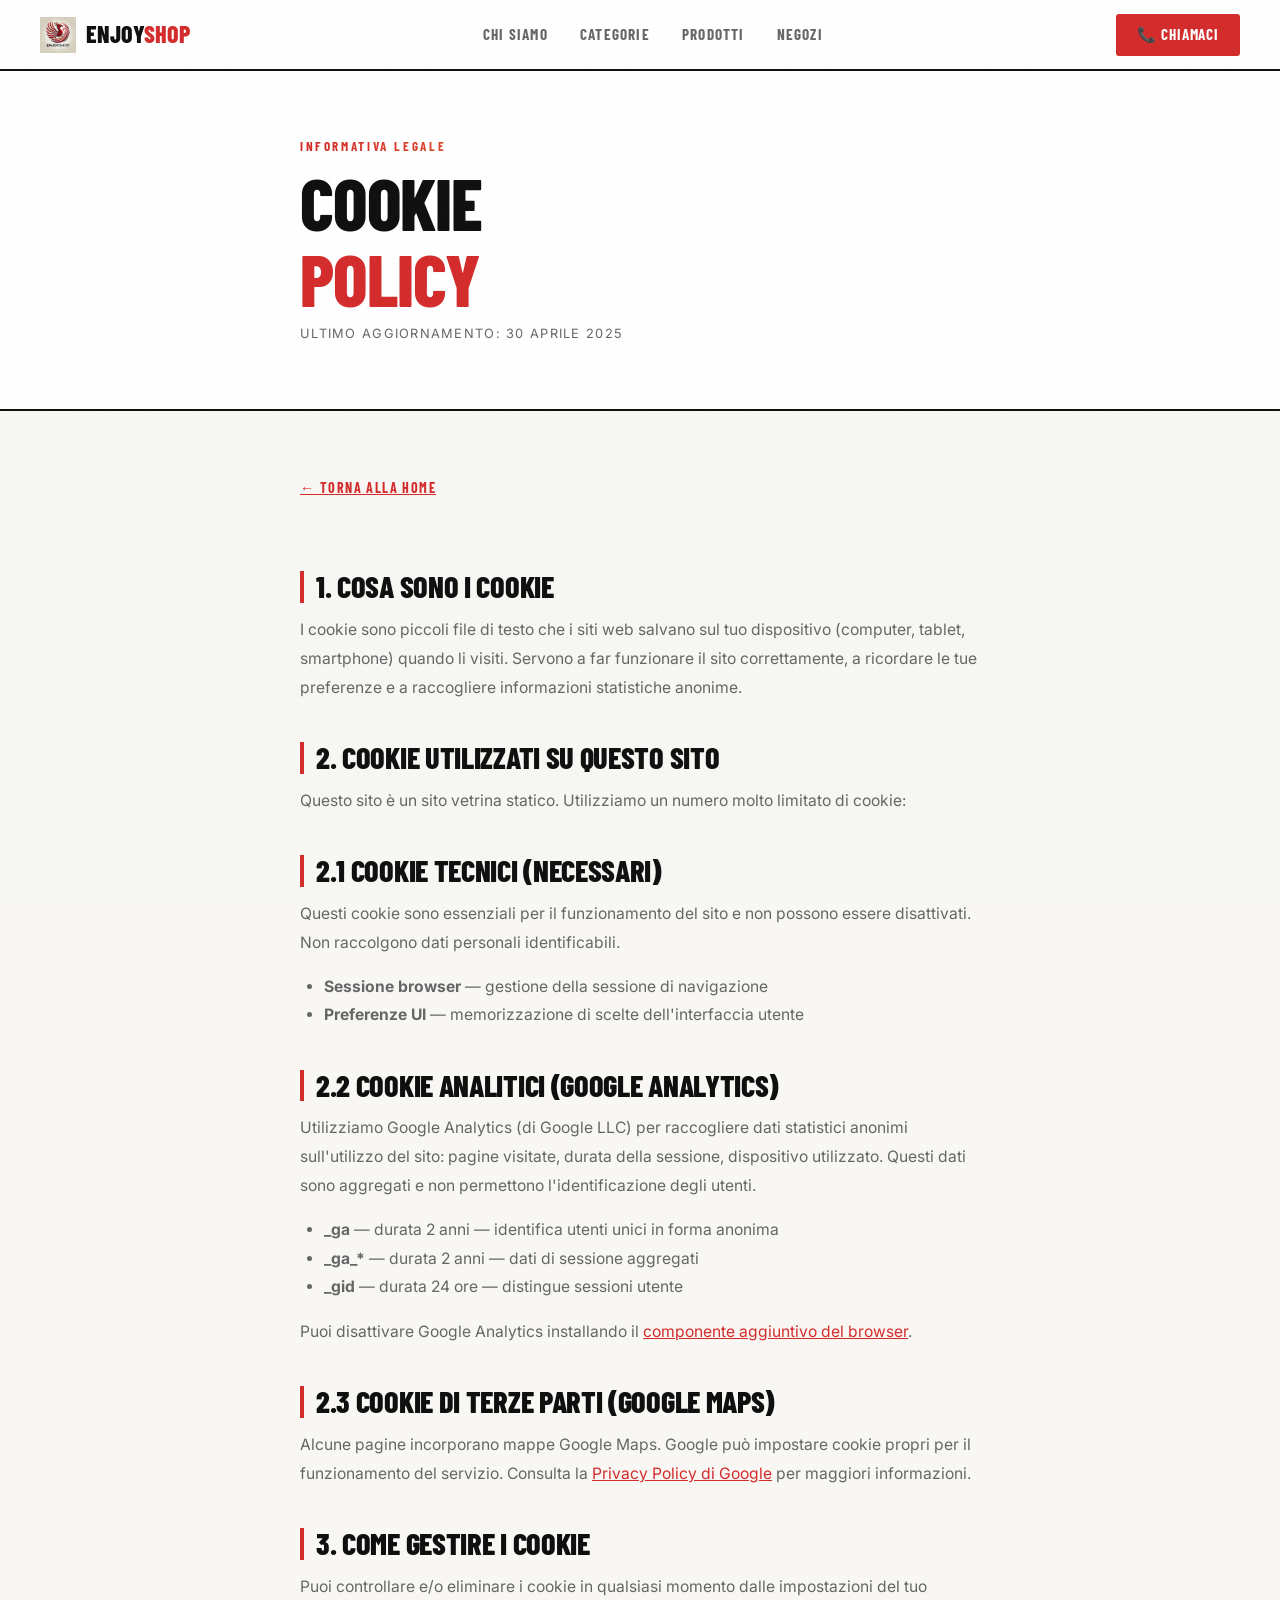
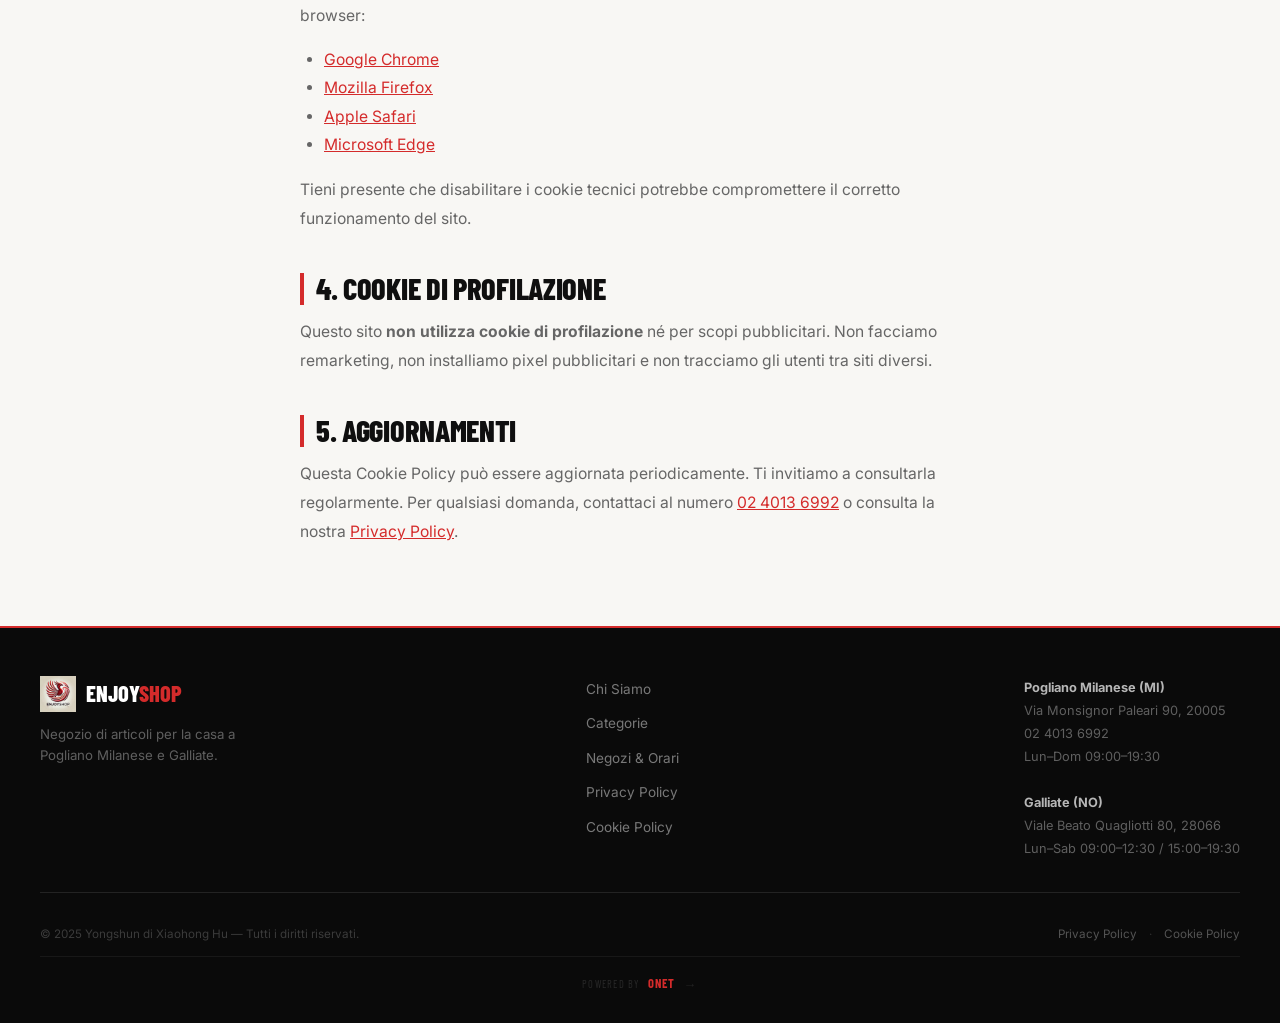
<file: cookie.html>
<!DOCTYPE html>
<html lang="it">
<head>
  <meta charset="UTF-8">
  <meta name="viewport" content="width=device-width, initial-scale=1.0">
  <title>Cookie Policy — Enjoy Shop</title>
  <meta name="description" content="Informativa sull'utilizzo dei cookie su Enjoy Shop.">
  <meta name="robots" content="noindex, follow">
  <link rel="preconnect" href="https://fonts.googleapis.com">
  <link rel="preconnect" href="https://fonts.gstatic.com" crossorigin>
  <link href="https://fonts.googleapis.com/css2?family=Barlow+Condensed:wght@400;600;700;800&family=Inter:wght@300;400;500;600&display=swap" rel="stylesheet">
  <link rel="stylesheet" href="style.css">
  <link rel="icon" type="image/png" sizes="32x32" href="assets/images/logo.png">
  <link rel="apple-touch-icon" href="assets/images/logo.png">
</head>
<body>
<div class="cursor-ring" id="cursor-ring" aria-hidden="true"></div>
<div class="cursor-dot" id="cursor-dot" aria-hidden="true"></div>

<!-- NAV -->
<nav id="nav" role="navigation" aria-label="Navigazione principale">
  <div class="nav-inner">
    <a href="index.html" class="nav-logo" aria-label="Enjoy Shop — Home">
      <img src="assets/images/logo.png" alt="Logo Enjoy Shop" width="36" height="36">
      <span class="nav-logo-text">Enjoy<span>Shop</span></span>
    </a>
    <ul class="nav-links" role="list">
      <li><a href="index.html#chi-siamo">Chi Siamo</a></li>
      <li><a href="index.html#categorie">Categorie</a></li>
      <li><a href="index.html#venduti">Prodotti</a></li>
      <li><a href="index.html#negozi">Negozi</a></li>
    </ul>
    <a href="tel:+390240136992" class="nav-cta" id="nav-tel-btn">📞 Chiamaci</a>
    <button class="hamburger" id="hamburger" aria-label="Menu" aria-expanded="false" aria-controls="mob-menu">
      <span></span><span></span><span></span>
    </button>
  </div>
  <div class="mob-menu" id="mob-menu" role="dialog" aria-label="Menu mobile">
    <a href="index.html#chi-siamo" class="mob-link">Chi Siamo</a>
    <a href="index.html#categorie" class="mob-link">Categorie</a>
    <a href="index.html#venduti" class="mob-link">Prodotti</a>
    <a href="index.html#negozi" class="mob-link">Negozi</a>
    <a href="tel:+390240136992" class="mob-link mob-cta">📞 Chiamaci</a>
  </div>
</nav>

<main>

<!-- HERO LEGAL -->
<section class="legal-hero">
  <div class="container">
    <div class="label">Informativa Legale</div>
    <h1>Cookie<br><em style="color:var(--red);font-style:normal;">Policy</em></h1>
    <p class="legal-date">Ultimo aggiornamento: 30 aprile 2025</p>
  </div>
</section>

<!-- BODY -->
<section class="legal-body">
  <div class="container">
    <a href="index.html" class="legal-back">← Torna alla Home</a>

    <h2>1. Cosa sono i Cookie</h2>
    <p>I cookie sono piccoli file di testo che i siti web salvano sul tuo dispositivo (computer, tablet, smartphone) quando li visiti. Servono a far funzionare il sito correttamente, a ricordare le tue preferenze e a raccogliere informazioni statistiche anonime.</p>

    <h2>2. Cookie Utilizzati su Questo Sito</h2>
    <p>Questo sito è un sito vetrina statico. Utilizziamo un numero molto limitato di cookie:</p>

    <h2>2.1 Cookie Tecnici (Necessari)</h2>
    <p>Questi cookie sono essenziali per il funzionamento del sito e non possono essere disattivati. Non raccolgono dati personali identificabili.</p>
    <ul>
      <li><strong>Sessione browser</strong> — gestione della sessione di navigazione</li>
      <li><strong>Preferenze UI</strong> — memorizzazione di scelte dell'interfaccia utente</li>
    </ul>

    <h2>2.2 Cookie Analitici (Google Analytics)</h2>
    <p>Utilizziamo Google Analytics (di Google LLC) per raccogliere dati statistici anonimi sull'utilizzo del sito: pagine visitate, durata della sessione, dispositivo utilizzato. Questi dati sono aggregati e non permettono l'identificazione degli utenti.</p>
    <ul>
      <li><strong>_ga</strong> — durata 2 anni — identifica utenti unici in forma anonima</li>
      <li><strong>_ga_*</strong> — durata 2 anni — dati di sessione aggregati</li>
      <li><strong>_gid</strong> — durata 24 ore — distingue sessioni utente</li>
    </ul>
    <p>Puoi disattivare Google Analytics installando il <a href="https://tools.google.com/dlpage/gaoptout" target="_blank" rel="noopener">componente aggiuntivo del browser</a>.</p>

    <h2>2.3 Cookie di Terze Parti (Google Maps)</h2>
    <p>Alcune pagine incorporano mappe Google Maps. Google può impostare cookie propri per il funzionamento del servizio. Consulta la <a href="https://policies.google.com/privacy" target="_blank" rel="noopener">Privacy Policy di Google</a> per maggiori informazioni.</p>

    <h2>3. Come Gestire i Cookie</h2>
    <p>Puoi controllare e/o eliminare i cookie in qualsiasi momento dalle impostazioni del tuo browser:</p>
    <ul>
      <li><a href="https://support.google.com/chrome/answer/95647" target="_blank" rel="noopener">Google Chrome</a></li>
      <li><a href="https://support.mozilla.org/it/kb/attivare-disattivare-cookie" target="_blank" rel="noopener">Mozilla Firefox</a></li>
      <li><a href="https://support.apple.com/it-it/guide/safari/sfri11471/mac" target="_blank" rel="noopener">Apple Safari</a></li>
      <li><a href="https://support.microsoft.com/it-it/microsoft-edge/eliminare-i-cookie-in-microsoft-edge" target="_blank" rel="noopener">Microsoft Edge</a></li>
    </ul>
    <p>Tieni presente che disabilitare i cookie tecnici potrebbe compromettere il corretto funzionamento del sito.</p>

    <h2>4. Cookie di Profilazione</h2>
    <p>Questo sito <strong>non utilizza cookie di profilazione</strong> né per scopi pubblicitari. Non facciamo remarketing, non installiamo pixel pubblicitari e non tracciamo gli utenti tra siti diversi.</p>

    <h2>5. Aggiornamenti</h2>
    <p>Questa Cookie Policy può essere aggiornata periodicamente. Ti invitiamo a consultarla regolarmente. Per qualsiasi domanda, contattaci al numero <a href="tel:+390240136992">02 4013 6992</a> o consulta la nostra <a href="privacy.html">Privacy Policy</a>.</p>
  </div>
</section>

</main>

<!-- FOOTER -->
<footer id="footer" role="contentinfo">
  <div class="container">
    <div class="footer-top">
      <div>
        <div class="footer-brand-row">
          <img src="assets/images/logo.png" alt="Enjoy Shop" width="36" height="36">
          <span>Enjoy<em>Shop</em></span>
        </div>
        <p class="footer-desc">Negozio di articoli per la casa a Pogliano Milanese e Galliate.</p>
      </div>
      <nav aria-label="Link footer">
        <ul class="footer-links" role="list">
          <li><a href="index.html#chi-siamo">Chi Siamo</a></li>
          <li><a href="index.html#categorie">Categorie</a></li>
          <li><a href="index.html#negozi">Negozi &amp; Orari</a></li>
          <li><a href="privacy.html">Privacy Policy</a></li>
          <li><a href="cookie.html">Cookie Policy</a></li>
        </ul>
      </nav>
      <address class="footer-address">
        <strong>Pogliano Milanese (MI)</strong><br>
        Via Monsignor Paleari 90, 20005<br>
        <a href="tel:+390240136992" style="color:inherit">02 4013 6992</a><br>
        Lun–Dom 09:00–19:30<br><br>
        <strong>Galliate (NO)</strong><br>
        Viale Beato Quagliotti 80, 28066<br>
        Lun–Sab 09:00–12:30 / 15:00–19:30
      </address>
    </div>
    <div class="footer-bottom">
      <span>© 2025 Yongshun di Xiaohong Hu — Tutti i diritti riservati.</span>
      <div class="footer-legal">
        <a href="privacy.html">Privacy Policy</a>
        <span>·</span>
        <a href="cookie.html">Cookie Policy</a>
      </div>
    </div>
    <div class="footer-powered">
      <a href="https://onet-italia.it" target="_blank" rel="noopener noreferrer" class="onet-credit">
        <span class="onet-credit-label">Powered by</span>
        <span class="onet-credit-name">ONET</span>
        <span class="onet-credit-arrow">→</span>
      </a>
    </div>
  </div>
</footer>

<script src="main.js"></script>
</body>
</html>
</file>
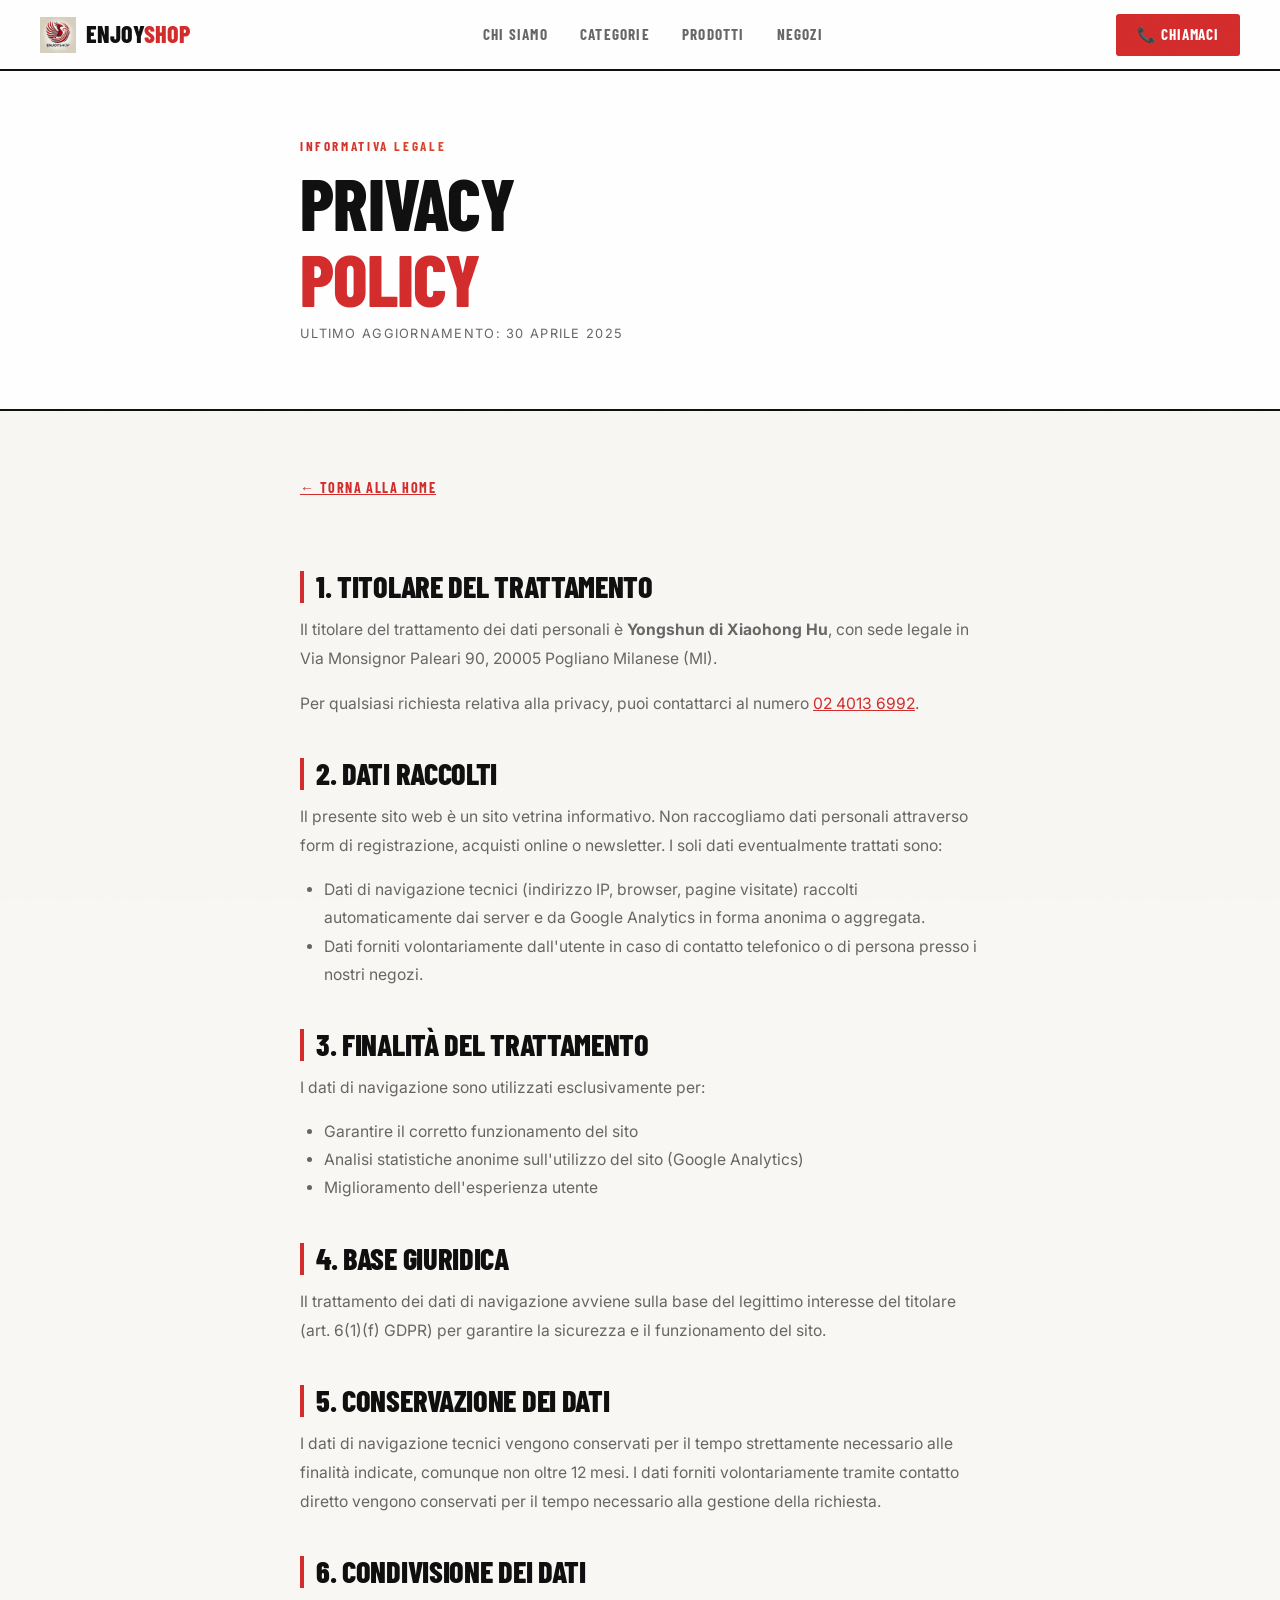
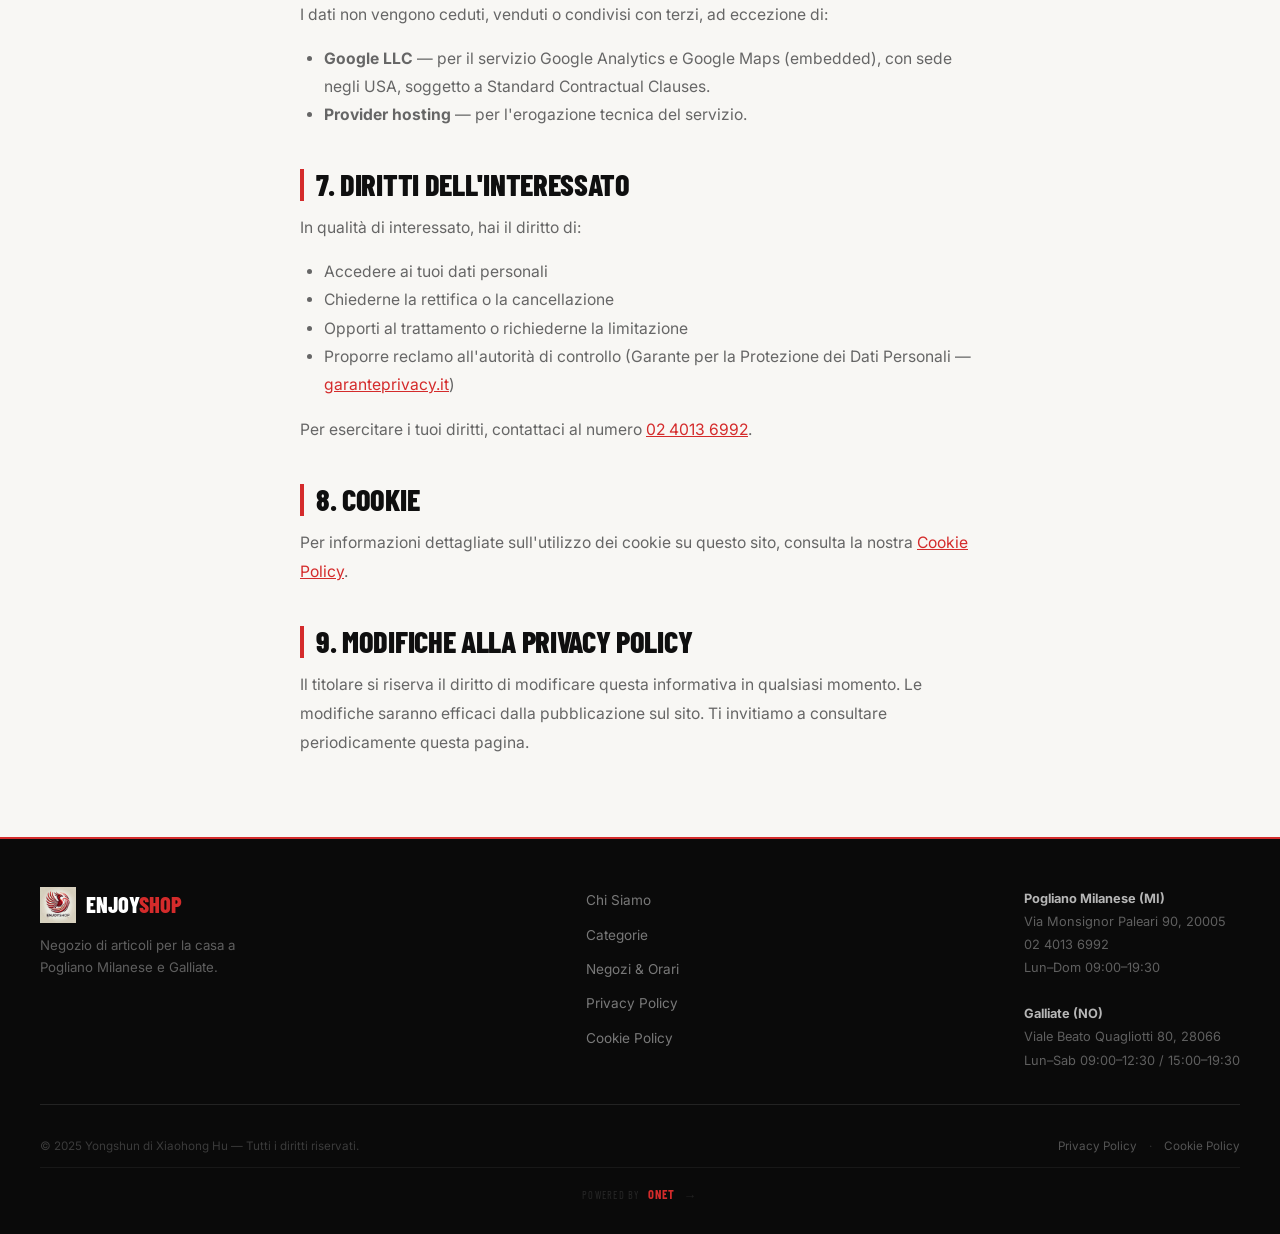
<file: privacy.html>
<!DOCTYPE html>
<html lang="it">
<head>
  <meta charset="UTF-8">
  <meta name="viewport" content="width=device-width, initial-scale=1.0">
  <title>Privacy Policy — Enjoy Shop</title>
  <meta name="description" content="Informativa sulla privacy di Enjoy Shop. Come trattiamo i tuoi dati personali.">
  <meta name="robots" content="noindex, follow">
  <link rel="preconnect" href="https://fonts.googleapis.com">
  <link rel="preconnect" href="https://fonts.gstatic.com" crossorigin>
  <link href="https://fonts.googleapis.com/css2?family=Barlow+Condensed:wght@400;600;700;800&family=Inter:wght@300;400;500;600&display=swap" rel="stylesheet">
  <link rel="stylesheet" href="style.css">
  <link rel="icon" type="image/png" sizes="32x32" href="assets/images/logo.png">
  <link rel="apple-touch-icon" href="assets/images/logo.png">
</head>
<body>
<div class="cursor-ring" id="cursor-ring" aria-hidden="true"></div>
<div class="cursor-dot" id="cursor-dot" aria-hidden="true"></div>

<!-- NAV -->
<nav id="nav" role="navigation" aria-label="Navigazione principale">
  <div class="nav-inner">
    <a href="index.html" class="nav-logo" aria-label="Enjoy Shop — Home">
      <img src="assets/images/logo.png" alt="Logo Enjoy Shop" width="36" height="36">
      <span class="nav-logo-text">Enjoy<span>Shop</span></span>
    </a>
    <ul class="nav-links" role="list">
      <li><a href="index.html#chi-siamo">Chi Siamo</a></li>
      <li><a href="index.html#categorie">Categorie</a></li>
      <li><a href="index.html#venduti">Prodotti</a></li>
      <li><a href="index.html#negozi">Negozi</a></li>
    </ul>
    <a href="tel:+390240136992" class="nav-cta" id="nav-tel-btn">📞 Chiamaci</a>
    <button class="hamburger" id="hamburger" aria-label="Menu" aria-expanded="false" aria-controls="mob-menu">
      <span></span><span></span><span></span>
    </button>
  </div>
  <div class="mob-menu" id="mob-menu" role="dialog" aria-label="Menu mobile">
    <a href="index.html#chi-siamo" class="mob-link">Chi Siamo</a>
    <a href="index.html#categorie" class="mob-link">Categorie</a>
    <a href="index.html#venduti" class="mob-link">Prodotti</a>
    <a href="index.html#negozi" class="mob-link">Negozi</a>
    <a href="tel:+390240136992" class="mob-link mob-cta">📞 Chiamaci</a>
  </div>
</nav>

<main>

<!-- HERO LEGAL -->
<section class="legal-hero">
  <div class="container">
    <div class="label">Informativa Legale</div>
    <h1>Privacy<br><em style="color:var(--red);font-style:normal;">Policy</em></h1>
    <p class="legal-date">Ultimo aggiornamento: 30 aprile 2025</p>
  </div>
</section>

<!-- BODY -->
<section class="legal-body">
  <div class="container">
    <a href="index.html" class="legal-back">← Torna alla Home</a>

    <h2>1. Titolare del Trattamento</h2>
    <p>Il titolare del trattamento dei dati personali è <strong>Yongshun di Xiaohong Hu</strong>, con sede legale in Via Monsignor Paleari 90, 20005 Pogliano Milanese (MI).</p>
    <p>Per qualsiasi richiesta relativa alla privacy, puoi contattarci al numero <a href="tel:+390240136992">02 4013 6992</a>.</p>

    <h2>2. Dati Raccolti</h2>
    <p>Il presente sito web è un sito vetrina informativo. Non raccogliamo dati personali attraverso form di registrazione, acquisti online o newsletter. I soli dati eventualmente trattati sono:</p>
    <ul>
      <li>Dati di navigazione tecnici (indirizzo IP, browser, pagine visitate) raccolti automaticamente dai server e da Google Analytics in forma anonima o aggregata.</li>
      <li>Dati forniti volontariamente dall'utente in caso di contatto telefonico o di persona presso i nostri negozi.</li>
    </ul>

    <h2>3. Finalità del Trattamento</h2>
    <p>I dati di navigazione sono utilizzati esclusivamente per:</p>
    <ul>
      <li>Garantire il corretto funzionamento del sito</li>
      <li>Analisi statistiche anonime sull'utilizzo del sito (Google Analytics)</li>
      <li>Miglioramento dell'esperienza utente</li>
    </ul>

    <h2>4. Base Giuridica</h2>
    <p>Il trattamento dei dati di navigazione avviene sulla base del legittimo interesse del titolare (art. 6(1)(f) GDPR) per garantire la sicurezza e il funzionamento del sito.</p>

    <h2>5. Conservazione dei Dati</h2>
    <p>I dati di navigazione tecnici vengono conservati per il tempo strettamente necessario alle finalità indicate, comunque non oltre 12 mesi. I dati forniti volontariamente tramite contatto diretto vengono conservati per il tempo necessario alla gestione della richiesta.</p>

    <h2>6. Condivisione dei Dati</h2>
    <p>I dati non vengono ceduti, venduti o condivisi con terzi, ad eccezione di:</p>
    <ul>
      <li><strong>Google LLC</strong> — per il servizio Google Analytics e Google Maps (embedded), con sede negli USA, soggetto a Standard Contractual Clauses.</li>
      <li><strong>Provider hosting</strong> — per l'erogazione tecnica del servizio.</li>
    </ul>

    <h2>7. Diritti dell'Interessato</h2>
    <p>In qualità di interessato, hai il diritto di:</p>
    <ul>
      <li>Accedere ai tuoi dati personali</li>
      <li>Chiederne la rettifica o la cancellazione</li>
      <li>Opporti al trattamento o richiederne la limitazione</li>
      <li>Proporre reclamo all'autorità di controllo (Garante per la Protezione dei Dati Personali — <a href="https://www.garanteprivacy.it" target="_blank" rel="noopener">garanteprivacy.it</a>)</li>
    </ul>
    <p>Per esercitare i tuoi diritti, contattaci al numero <a href="tel:+390240136992">02 4013 6992</a>.</p>

    <h2>8. Cookie</h2>
    <p>Per informazioni dettagliate sull'utilizzo dei cookie su questo sito, consulta la nostra <a href="cookie.html">Cookie Policy</a>.</p>

    <h2>9. Modifiche alla Privacy Policy</h2>
    <p>Il titolare si riserva il diritto di modificare questa informativa in qualsiasi momento. Le modifiche saranno efficaci dalla pubblicazione sul sito. Ti invitiamo a consultare periodicamente questa pagina.</p>
  </div>
</section>

</main>

<!-- FOOTER -->
<footer id="footer" role="contentinfo">
  <div class="container">
    <div class="footer-top">
      <div>
        <div class="footer-brand-row">
          <img src="assets/images/logo.png" alt="Enjoy Shop" width="36" height="36">
          <span>Enjoy<em>Shop</em></span>
        </div>
        <p class="footer-desc">Negozio di articoli per la casa a Pogliano Milanese e Galliate.</p>
      </div>
      <nav aria-label="Link footer">
        <ul class="footer-links" role="list">
          <li><a href="index.html#chi-siamo">Chi Siamo</a></li>
          <li><a href="index.html#categorie">Categorie</a></li>
          <li><a href="index.html#negozi">Negozi &amp; Orari</a></li>
          <li><a href="privacy.html">Privacy Policy</a></li>
          <li><a href="cookie.html">Cookie Policy</a></li>
        </ul>
      </nav>
      <address class="footer-address">
        <strong>Pogliano Milanese (MI)</strong><br>
        Via Monsignor Paleari 90, 20005<br>
        <a href="tel:+390240136992" style="color:inherit">02 4013 6992</a><br>
        Lun–Dom 09:00–19:30<br><br>
        <strong>Galliate (NO)</strong><br>
        Viale Beato Quagliotti 80, 28066<br>
        Lun–Sab 09:00–12:30 / 15:00–19:30
      </address>
    </div>
    <div class="footer-bottom">
      <span>© 2025 Yongshun di Xiaohong Hu — Tutti i diritti riservati.</span>
      <div class="footer-legal">
        <a href="privacy.html">Privacy Policy</a>
        <span>·</span>
        <a href="cookie.html">Cookie Policy</a>
      </div>
    </div>
    <div class="footer-powered">
      <a href="https://onet-italia.it" target="_blank" rel="noopener noreferrer" class="onet-credit">
        <span class="onet-credit-label">Powered by</span>
        <span class="onet-credit-name">ONET</span>
        <span class="onet-credit-arrow">→</span>
      </a>
    </div>
  </div>
</footer>

<script src="main.js"></script>
</body>
</html>
</file>
<file: style.css>
/* ═══════════════════════════════════════
   ENJOY SHOP v4 — Full Interactive
   ═══════════════════════════════════════ */
:root {
  --red:    #D42B2B;
  --red-dk: #A81F1F;
  --black:  #0F0F0F;
  --white:  #FFFFFF;
  --cream:  #F8F7F4;
  --gold:   #E8961C;
  --muted:  #666;
  --border: rgba(0,0,0,0.1);
  --font-h: 'Barlow Condensed', 'Arial Narrow', sans-serif;
  --font-b: 'Inter', system-ui, sans-serif;
  --max-w:  1280px;
  --pad:    clamp(1rem,5vw,2.5rem);
  --ease:   cubic-bezier(0.16,1,0.3,1);
  /* dark mode tokens */
  --bg:     var(--cream);
  --surface:var(--white);
  --text:   var(--black);
}
[data-theme="dark"] {
  --bg:     #111;
  --surface:#1a1a1a;
  --cream:  #161616;
  --white:  #1e1e1e;
  --black:  #e8e8e8;
  --muted:  #999;
  --border: rgba(255,255,255,0.09);
  --gold:   #E8961C;
}

/* NAV */
[data-theme="dark"] #nav{background:rgba(18,18,18,.97);border-bottom-color:rgba(255,255,255,.07);}

/* MARQUEE: was --black bg → keep truly dark */
[data-theme="dark"] .marquee-bar{background:#0a0a0a;}
[data-theme="dark"] .m-item{color:#e8e8e8;}

/* STICKERS */
[data-theme="dark"] .sticker-black{background:#0a0a0a;color:#f0f0f0;}

/* HERO */
[data-theme="dark"] .hero-float-badge{background:#e8e8e8;color:#0F0F0F;}
[data-theme="dark"] .hero-img-wrap img{border-color:rgba(255,255,255,.15);}
[data-theme="dark"] #hero{background:#111;}

/* ONESTA: intentionally dark section → KEEP dark */
[data-theme="dark"] #onesta{background:#0d0d0d;color:#e8e8e8;}
[data-theme="dark"] .flip-front h3{color:#e8e8e8;}
[data-theme="dark"] .onesta-note{color:rgba(255,255,255,.4);}

/* CHI SIAMO */
[data-theme="dark"] #chi-siamo{background:#161616;}
[data-theme="dark"] .fact-card{background:#1e1e1e;border-color:rgba(255,255,255,.09);}

/* CATEGORIE */
[data-theme="dark"] #categorie{background:#1e1e1e;border-top-color:rgba(255,255,255,.1);}
[data-theme="dark"] .cat-card{border-color:rgba(255,255,255,.1);}
[data-theme="dark"] .cat-card:hover{box-shadow:6px 6px 0 rgba(255,255,255,.12);}
[data-theme="dark"] .cat-name{color:#fff;}

/* PRODOTTI */
[data-theme="dark"] #venduti{background:#161616;border-top-color:rgba(255,255,255,.1);}
[data-theme="dark"] .prod-card{background:#1e1e1e;border-color:rgba(255,255,255,.09);}
[data-theme="dark"] .prod-card:hover{box-shadow:4px 4px 0 rgba(255,255,255,.1);}
[data-theme="dark"] .prod-name{color:#e8e8e8;}
[data-theme="dark"] .prod-badge{color:#fff;}

/* REVIEWS */
[data-theme="dark"] #reviews{background:#161616;}
[data-theme="dark"] .review-card{background:#1e1e1e;border-color:rgba(255,255,255,.07);}
[data-theme="dark"] .review-purchase{background:#111;border-left-color:rgba(255,255,255,.15);}
[data-theme="dark"] .review-name{color:#e8e8e8;}

/* FAQ */
[data-theme="dark"] #faq{background:#161616;border-top-color:rgba(255,255,255,.1);}
[data-theme="dark"] .faq-item{border-bottom-color:rgba(255,255,255,.1);}

/* RISPARMIO */
[data-theme="dark"] #risparmio{background:#0d0d0d;}
[data-theme="dark"] .savings-row{border-color:rgba(255,255,255,.06);}
[data-theme="dark"] .savings-product{color:#e8e8e8;}

/* PICKUP */
[data-theme="dark"] .pickup-section{background:#0d0d0d;}
[data-theme="dark"] .pickup-card{background:#1a1a1a;border-color:rgba(255,255,255,.08);}
[data-theme="dark"] .pickup-card-brand{color:#e8e8e8;}
[data-theme="dark"] .pickup-card-desc{color:#999;}
[data-theme="dark"] .pickup-disclaimer{border-color:rgba(255,255,255,.08);color:rgba(255,255,255,.4);}
[data-theme="dark"] .pickup-steps li{color:#999;}

/* NEGOZI: intentionally dark → KEEP dark */
[data-theme="dark"] #negozi{background:#0a0a0a;color:#e8e8e8;}
[data-theme="dark"] .negozi-sub{color:rgba(255,255,255,.45);}
[data-theme="dark"] .sede-city{color:#e8e8e8;}

/* SLOT MACHINE */
[data-theme="dark"] #slot-machine{background:#0d0d0d;color:#e8e8e8;}
[data-theme="dark"] .slot-reel{background:#1a1a1a;border-color:rgba(255,255,255,.1);}
[data-theme="dark"] .slot-spin-btn{background:var(--red);color:#fff;}
[data-theme="dark"] .slot-result{color:#999;}
[data-theme="dark"] .slot-subtitle{color:#999;}

/* COOKIE BANNER */
[data-theme="dark"] .cookie-banner{background:#1a1a1a;border-top-color:rgba(255,255,255,.08);color:#bbb;}
[data-theme="dark"] .cookie-banner a{color:var(--red);}

/* MOBILE BAR */
[data-theme="dark"] .mobile-cta-bar{background:#0d0d0d;border-top-color:rgba(255,255,255,.08);}
[data-theme="dark"] .mob-cta-btn{color:rgba(255,255,255,.5);}
[data-theme="dark"] .mob-cta-btn.active,[data-theme="dark"] .mob-cta-btn:hover{color:var(--red);}
[data-theme="dark"] .mob-cta-label{color:inherit;}

/* BUTTONS */
[data-theme="dark"] .btn-outline{border-color:rgba(255,255,255,.35);color:#e8e8e8;}
[data-theme="dark"] .btn-outline:hover{background:rgba(255,255,255,.08);color:#fff;}
[data-theme="dark"] .btn-black{background:#e8e8e8;color:#0d0d0d;}
[data-theme="dark"] .btn-black:hover{background:#ccc;}

/* DARK TOGGLE */
[data-theme="dark"] .dark-toggle{background:#222;border-color:rgba(255,255,255,.2);color:#e8e8e8;}

/* LEGAL PAGES */
[data-theme="dark"] .legal-hero{background:#161616;border-bottom-color:rgba(255,255,255,.1);}
[data-theme="dark"] .legal-body{background:#111;}
[data-theme="dark"] .legal-body h2{color:#e8e8e8;}

/* GEO BANNER */
[data-theme="dark"] .geo-banner{background:#1a1a1a;border-bottom-color:rgba(255,255,255,.08);color:#ccc;}

/* ─── DEEP DARK FIXES ─── */
/* #onesta h2 was inheriting var(--white) → invisible */
[data-theme="dark"] #onesta h2{color:#e8e8e8;}
[data-theme="dark"] #onesta h2 em{color:var(--red);}

/* Flip card BACK: red bg → keep white text */
[data-theme="dark"] .flip-back p{color:#fff;}

/* Nav links in dark */
[data-theme="dark"] .nav-links a{color:rgba(255,255,255,.6);}
[data-theme="dark"] .nav-links a:hover{color:#fff;}
[data-theme="dark"] .nav-logo-text{color:#e8e8e8;}

/* Hero section: counter boxes, subtext */
[data-theme="dark"] .hero-counter-box{background:#1e1e1e;border-color:rgba(255,255,255,.1);}
[data-theme="dark"] .hero-sub{color:rgba(255,255,255,.65);}

/* Chi siamo headings and text */
[data-theme="dark"] .chi-text h2{color:#e8e8e8;}
[data-theme="dark"] .chi-text p{color:#999;}
[data-theme="dark"] .fact-txt strong{color:#e8e8e8;}

/* Savings bars */
[data-theme="dark"] .savings-bar-them-bar{background:rgba(255,255,255,.06);}
[data-theme="dark"] .savings-bar-us-bar{background:rgba(212,43,43,.25);}
[data-theme="dark"] .savings-bar-label{color:#999;}
[data-theme="dark"] .savings-total{color:#e8e8e8;}

/* Pickup irony quotes */
[data-theme="dark"] .pickup-card-irony{color:rgba(255,255,255,.4);border-color:rgba(255,255,255,.07);}
[data-theme="dark"] .pickup-card-tag{color:rgba(255,255,255,.4);}

/* Countdown bar */
[data-theme="dark"] .store-countdown{background:#0a0a0a;border-bottom-color:rgba(255,153,0,.2);}

/* Slot machine heading */
[data-theme="dark"] #slot-machine h2{color:#e8e8e8;}

/* Reviews intro */
[data-theme="dark"] .reviews-intro{color:#999;}
[data-theme="dark"] .review-text{color:#bbb;}
[data-theme="dark"] .review-meta{color:#666;}

/* FAQ heading */
[data-theme="dark"] #faq h2{color:#e8e8e8;}

/* Mob menu overlay */
[data-theme="dark"] .mob-menu{background:#0d0d0d;}
[data-theme="dark"] .mob-menu a{color:#e8e8e8;}

/* Scrollbar dark */
[data-theme="dark"] .drag-scroll::-webkit-scrollbar-track{background:rgba(255,255,255,.05);}

/* Amazon/BRT btn colors consistent */
[data-theme="dark"] .btn-amazon{background:#FF9900;color:#000;}
[data-theme="dark"] .btn-brt{background:#E30613;color:#fff;}

/* Reviews CTA section */
[data-theme="dark"] .reviews-cta{border-top-color:rgba(255,255,255,.1);}
[data-theme="dark"] .reviews-cta p{color:#777;}

/* Drag hint text */
[data-theme="dark"] .drag-hint{color:#666;}

/* Savings section heading */
[data-theme="dark"] #risparmio h2{color:#e8e8e8;}
[data-theme="dark"] #risparmio .label{color:var(--red);}

*,*::before,*::after{box-sizing:border-box;margin:0;padding:0;}
html{scroll-behavior:smooth;}
body{background:var(--cream);color:var(--black);font-family:var(--font-b);font-weight:400;line-height:1.6;overflow-x:hidden;}
img{display:block;max-width:100%;height:auto;}
a{color:inherit;text-decoration:none;}
ul{list-style:none;}
address{font-style:normal;}
h1,h2,h3,h4{font-family:var(--font-h);font-weight:800;line-height:1.05;letter-spacing:-0.01em;text-transform:uppercase;}
h1{font-size:clamp(3.5rem,10vw,9rem);}
h2{font-size:clamp(2.5rem,6vw,5.5rem);}
h3{font-size:clamp(1.5rem,3vw,2.2rem);}
.container{max-width:var(--max-w);margin-inline:auto;padding-inline:var(--pad);}

/* ─── PROGRESS BAR ─── */
#progress-bar{position:fixed;top:0;left:0;height:4px;background:var(--red);width:0%;z-index:9999;transition:width .08s linear;box-shadow:0 0 8px var(--red);}

/* ─── SPLASH ─── */
#splash{position:fixed;inset:0;background:var(--red);z-index:9998;display:flex;align-items:center;justify-content:center;flex-direction:column;gap:1.2rem;transition:opacity .7s ease, transform .7s var(--ease);}
#splash.hide{opacity:0;transform:scaleY(0);transform-origin:top;pointer-events:none;}
#splash-logo{font-size:5rem;animation:splashBounce 1s var(--ease) forwards;}
#splash-text{font-family:var(--font-h);font-size:2.8rem;font-weight:800;color:var(--white);letter-spacing:.08em;text-transform:uppercase;opacity:0;animation:fadeUp .5s .4s var(--ease) forwards;}
#splash-sub{font-size:.9rem;color:rgba(255,255,255,.65);letter-spacing:.2em;text-transform:uppercase;opacity:0;animation:fadeUp .5s .7s var(--ease) forwards;}
@keyframes splashBounce{0%{transform:scale(0) rotate(-20deg);opacity:0;}60%{transform:scale(1.2) rotate(5deg);}100%{transform:scale(1) rotate(0);opacity:1;}}
@keyframes fadeUp{from{opacity:0;transform:translateY(14px);}to{opacity:1;transform:none;}}

/* ─── BUTTONS ─── */
.btn{display:inline-flex;align-items:center;gap:.5rem;padding:.85rem 1.9rem;font-family:var(--font-h);font-size:1.1rem;font-weight:700;letter-spacing:.04em;text-transform:uppercase;border-radius:3px;transition:.3s var(--ease);white-space:nowrap;position:relative;overflow:hidden;cursor:pointer;border:none;}
.btn::after{content:'';position:absolute;inset:0;background:rgba(255,255,255,.15);opacity:0;transition:.2s;}
.btn:hover::after{opacity:1;}
.btn-red{background:var(--red);color:var(--white);}
.btn-red:hover{background:var(--red-dk);transform:translateY(-2px);}
.btn-black{background:var(--black);color:var(--white);}
.btn-black:hover{background:#333;transform:translateY(-2px);}
.btn-outline{border:2px solid var(--black);color:var(--black);}
.btn-outline:hover{background:var(--black);color:var(--white);}
.btn-mag{transition:transform .15s var(--ease),background .25s,color .25s;will-change:transform;}
.label{font-family:var(--font-h);font-size:.82rem;font-weight:700;letter-spacing:.2em;text-transform:uppercase;color:var(--red);margin-bottom:.75rem;}

/* ─── REVEAL ─── */
.rv{opacity:0;transform:translateY(28px);transition:opacity .75s var(--ease),transform .75s var(--ease);}
.rv.in{opacity:1;transform:none;}
.d1{transition-delay:.12s;}.d2{transition-delay:.22s;}.d3{transition-delay:.34s;}

/* ─── NAV ─── */
#nav{position:fixed;top:0;left:0;right:0;z-index:1000;background:var(--white);border-bottom:2px solid var(--black);transition:box-shadow .3s;}
#nav.scrolled{box-shadow:0 4px 24px rgba(0,0,0,.1);}
.nav-inner{max-width:var(--max-w);margin-inline:auto;padding:.85rem var(--pad);display:flex;align-items:center;gap:2rem;}
.nav-logo{display:flex;align-items:center;gap:.6rem;flex-shrink:0;}
.nav-logo img{width:36px;height:36px;object-fit:contain;}
.nav-logo-text{font-family:var(--font-h);font-size:1.5rem;font-weight:800;text-transform:uppercase;}
.nav-logo-text span{color:var(--red);}
.nav-links{display:flex;gap:2rem;margin-inline:auto;}
.nav-links a{font-family:var(--font-h);font-size:.95rem;font-weight:700;letter-spacing:.08em;text-transform:uppercase;color:var(--muted);transition:color .2s;}
.nav-links a:hover{color:var(--red);}
.nav-cta{font-family:var(--font-h);font-size:.95rem;font-weight:700;text-transform:uppercase;letter-spacing:.06em;padding:.55rem 1.3rem;background:var(--red);color:var(--white);border-radius:3px;flex-shrink:0;transition:.25s var(--ease);}
.nav-cta:hover{background:var(--red-dk);}
/* Phone CTA — sits next to store-status (right of "Aperto ora") */
.nav-call-btn{
  display:none; /* shown only on desktop, next to status badge */
  align-items:center;gap:.3rem;
  font-family:var(--font-h);font-size:.82rem;font-weight:700;
  text-transform:uppercase;letter-spacing:.06em;
  padding:.38rem .9rem;
  background:var(--red);color:var(--white);
  border-radius:3px;flex-shrink:0;
  transition:.2s var(--ease);
  white-space:nowrap;
}
.nav-call-btn:hover{background:var(--red-dk);}
/* Show only on desktop (already hidden by default on mobile; hamburger covers it) */
@media(min-width:769px){.nav-call-btn{display:inline-flex;}}

.hamburger{display:none;flex-direction:column;gap:5px;padding:4px;background:none;border:none;cursor:pointer;margin-left:auto;}
.hamburger span{display:block;width:24px;height:2px;background:var(--black);transition:.3s var(--ease);}
.hamburger.open span:nth-child(1){transform:translateY(7px) rotate(45deg);}
.hamburger.open span:nth-child(2){opacity:0;}
.hamburger.open span:nth-child(3){transform:translateY(-7px) rotate(-45deg);}
.mob-menu{display:none;position:fixed;inset:0;background:var(--white);z-index:999;flex-direction:column;align-items:center;justify-content:center;gap:1.5rem;opacity:0;pointer-events:none;transition:opacity .3s;}
.mob-menu.open{display:flex;opacity:1;pointer-events:all;}
.mob-menu a{font-family:var(--font-h);font-size:clamp(2rem,8vw,3.5rem);font-weight:800;text-transform:uppercase;transition:color .2s;}
.mob-menu a:hover{color:var(--red);}
.mob-cta{background:var(--red)!important;color:var(--white)!important;padding:.7rem 2rem;border-radius:3px;margin-top:.5rem;}

/* ─── HERO ─── */
#hero{padding-top:72px;background:var(--white);border-bottom:3px solid var(--black);overflow:hidden;}
/* Mobile-first: single column, no image */
.hero-inner{max-width:var(--max-w);margin-inline:auto;padding:2rem var(--pad) 0;display:grid;grid-template-columns:1fr;gap:2rem;align-items:end;}
/* Desktop: two columns */
@media(min-width:769px){
  .hero-inner{padding:clamp(2.5rem,7vw,5rem) var(--pad) 0;grid-template-columns:1.1fr 1fr;gap:3rem;}
}
.hero-tag{display:inline-block;background:var(--red);color:var(--white);font-family:var(--font-h);font-size:.88rem;font-weight:700;letter-spacing:.15em;text-transform:uppercase;padding:.3rem .9rem;border-radius:2px;margin-bottom:1.5rem;}
.hero-h1{color:var(--black);margin-bottom:1.25rem;line-height:1.0;}
.hero-h1 em{color:var(--red);font-style:normal;}

/* GLITCH */
.glitch{position:relative;display:inline-block;}
.glitch::before,.glitch::after{content:attr(data-text);position:absolute;top:0;left:0;width:100%;opacity:.75;}
.glitch::before{color:var(--red);animation:glitch1 4s infinite;}
.glitch::after{color:#00aaff;animation:glitch2 4s infinite;}
@keyframes glitch1{0%,90%,100%{clip-path:none;transform:none;}91%{clip-path:inset(30% 0 50% 0);transform:translateX(-5px);}93%{clip-path:inset(70% 0 10% 0);transform:translateX(5px);}95%{clip-path:none;transform:none;}}
@keyframes glitch2{0%,90%,100%{clip-path:none;transform:none;}92%{clip-path:inset(50% 0 30% 0);transform:translateX(4px);}94%{clip-path:inset(10% 0 70% 0);transform:translateX(-4px);}96%{clip-path:none;transform:none;}}

.hero-sub{font-size:clamp(.95rem,2.5vw,1.15rem);color:var(--muted);margin-bottom:1.5rem;max-width:460px;line-height:1.7;}
.hero-ctas{display:flex;gap:.75rem;flex-wrap:wrap;margin-bottom:1.25rem;}
/* Mobile: sticker row — width:100%, horizontal scroll, no wrap */
.hero-sticker-row{
  display:flex;gap:.5rem;flex-wrap:nowrap;
  overflow-x:auto;overflow-y:clip; /* clip prevents layout bleed */
  width:100%;max-width:100%;min-width:0; /* constrain to grid cell */
  -webkit-overflow-scrolling:touch;
  scrollbar-width:none;
  margin-bottom:2rem;
  padding-bottom:.2rem;
}
.hero-sticker-row::-webkit-scrollbar{display:none;}
/* Desktop: wrap naturally */
@media(min-width:481px){.hero-sticker-row{flex-wrap:wrap;overflow:visible;}}



/* STICKERS */
.sticker{display:inline-block;font-family:var(--font-h);font-size:.82rem;font-weight:700;letter-spacing:.08em;text-transform:uppercase;padding:.4rem 1rem;border-radius:50px;box-shadow:2px 2px 0 rgba(0,0,0,.25);animation:stickerWiggle 4s ease-in-out infinite;white-space:nowrap;flex-shrink:0;}

.sticker-gold{background:var(--gold);color:var(--white);transform:rotate(-3deg);}
.sticker-black{background:var(--black);color:var(--white);transform:rotate(2deg);}
.sticker-red{background:var(--red);color:var(--white);transform:rotate(-1.5deg);}
@keyframes stickerWiggle{0%,100%{transform:rotate(-3deg);}50%{transform:rotate(-1deg);}}
.sticker-black{animation-delay:.5s;}
.sticker-red{animation-delay:1s;}

.hero-img-wrap{position:relative;align-self:end;}
.hero-img-wrap img{width:100%;max-height:500px;object-fit:cover;object-position:center;border-radius:6px 6px 0 0;border:2px solid var(--black);border-bottom:none;}
.hero-float-badge{position:absolute;top:1.5rem;right:-1rem;background:var(--black);color:var(--white);font-family:var(--font-h);font-size:.8rem;font-weight:700;letter-spacing:.1em;text-transform:uppercase;padding:.5rem 1rem;border-radius:4px;transform:rotate(4deg);border:2px solid var(--red);animation:floatBadge 3s ease-in-out infinite;}
@keyframes floatBadge{0%,100%{transform:rotate(4deg) translateY(0);}50%{transform:rotate(4deg) translateY(-6px);}}

/* COUNTER HERO */
.hero-counter-row{display:flex;gap:1.5rem;flex-wrap:wrap;padding-bottom:2.5rem;}
.hero-counter-box{display:inline-flex;align-items:center;gap:.75rem;background:var(--cream);border:2px solid var(--black);border-radius:4px;padding:.6rem 1.2rem;}
.counter-num{font-family:var(--font-h);font-size:2.2rem;font-weight:800;color:var(--red);line-height:1;}
.counter-label{font-size:.72rem;font-weight:600;text-transform:uppercase;letter-spacing:.08em;color:var(--muted);line-height:1.3;}

/* ─── MARQUEE ─── */
.marquee-bar{background:var(--black);padding:.7rem 0;overflow:hidden;white-space:nowrap;border-top:2px solid var(--red);border-bottom:2px solid var(--red);}
.marquee-track{display:inline-flex;animation:marquee 28s linear infinite;}
.marquee-track:hover{animation-play-state:paused;}
.m-item{font-family:var(--font-h);font-size:1.05rem;font-weight:700;letter-spacing:.12em;text-transform:uppercase;color:var(--white);padding-inline:2rem;}
.m-dot{color:var(--red);}
@keyframes marquee{from{transform:translateX(0);}to{transform:translateX(-50%);}}

/* ─── CHI SIAMO ─── */
#chi-siamo{padding-block:clamp(4rem,10vw,8rem);background:var(--cream);}
/* Mobile-first: single column */
.chi-grid{display:grid;grid-template-columns:1fr;gap:2.5rem;margin-top:2.5rem;}
/* Desktop: two columns */
@media(min-width:1025px){.chi-grid{grid-template-columns:1fr 1fr;gap:5rem;align-items:start;}}
.chi-text h2{margin-bottom:1.25rem;}
.chi-text h2 em{color:var(--red);font-style:normal;}
.chi-text p{color:var(--muted);line-height:1.8;margin-bottom:1rem;font-size:1.05rem;}
.chi-facts{display:flex;flex-direction:column;gap:1rem;}
.fact-card{background:var(--white);border:2px solid var(--black);border-radius:6px;padding:1.5rem;display:flex;align-items:center;gap:1.5rem;transition:transform .3s var(--ease),box-shadow .3s;}
.fact-card:hover{transform:translateY(-3px) rotate(.3deg);box-shadow:4px 4px 0 var(--black);}
.fact-num{font-family:var(--font-h);font-size:3rem;font-weight:800;color:var(--red);line-height:1;flex-shrink:0;min-width:80px;}
.fact-txt strong{display:block;font-family:var(--font-h);font-size:1.1rem;text-transform:uppercase;}
.fact-txt span{font-size:.85rem;color:var(--muted);}

/* ─── ONESTA (L'ONESTA CHE STUPISCE) ─── */
#onesta{padding-block:clamp(4rem,10vw,8rem);background:var(--black);color:var(--white);}
#onesta .label{color:var(--gold);}
#onesta .section-head{display:flex;flex-wrap:wrap;align-items:flex-end;justify-content:space-between;gap:1rem;margin-bottom:3rem;}
#onesta h2{color:var(--white);}
#onesta h2 em{color:var(--red);font-style:normal;}
.onesta-note{font-size:.9rem;color:rgba(255,255,255,.4);max-width:280px;line-height:1.7;}
/* Mobile-first: 1 col */
.onesta-grid{display:grid;grid-template-columns:1fr;gap:1.5rem;}
/* Tablet: 2 col */
@media(min-width:600px){.onesta-grid{grid-template-columns:1fr 1fr;}}
/* Desktop: 3 col */
@media(min-width:1025px){.onesta-grid{grid-template-columns:repeat(3,1fr);}}

/* FLIP CARDS */
.flip-card{perspective:900px;height:230px;cursor:pointer;}
.flip-inner{position:relative;width:100%;height:100%;transform-style:preserve-3d;transition:transform .65s var(--ease);}
.flip-card:hover .flip-inner,.flip-card.flipped .flip-inner{transform:rotateY(180deg);}
.flip-front,.flip-back{position:absolute;inset:0;backface-visibility:hidden;-webkit-backface-visibility:hidden;border-radius:8px;padding:2rem;display:flex;flex-direction:column;justify-content:center;}
.flip-front{background:#1a1a1a;border:1px solid rgba(255,255,255,.1);}
.flip-front .flip-icon{font-size:2.8rem;margin-bottom:.9rem;}
.flip-front h3{font-size:1.25rem;color:var(--white);line-height:1.2;}
.flip-front p{font-size:.8rem;color:rgba(255,255,255,.35);margin-top:.4rem;}
.flip-back{background:var(--red);transform:rotateY(180deg);border:1px solid rgba(255,255,255,.2);}
.flip-back p{font-size:1rem;color:var(--white);line-height:1.7;}
.flip-back em{font-style:italic;opacity:.8;}

/* ─── CATEGORIE ─── */
#categorie{padding-block:clamp(4rem,10vw,8rem);background:var(--white);border-top:2px solid var(--black);}
/* Mobile-first: 1 col */
.cat-grid{display:grid;grid-template-columns:1fr;gap:1rem;margin-top:2.5rem;}
/* Tablet: 2 col */
@media(min-width:500px){.cat-grid{grid-template-columns:1fr 1fr;}}
/* Desktop: 3 col */
@media(min-width:1025px){.cat-grid{grid-template-columns:repeat(3,1fr);}}
.cat-card{position:relative;overflow:hidden;border-radius:6px;border:2px solid var(--black);aspect-ratio:4/3;cursor:pointer;transition:box-shadow .3s;}
.cat-card:hover{box-shadow:6px 6px 0 var(--black);}
.cat-card img{width:100%;height:100%;object-fit:cover;transition:transform .6s var(--ease);}
.cat-card:hover img{transform:scale(1.07);}
.cat-overlay{position:absolute;inset:0;background:linear-gradient(to top,rgba(15,15,15,.9) 0%,rgba(15,15,15,.1) 60%,transparent 100%);display:flex;flex-direction:column;justify-content:flex-end;padding:1.25rem;transition:background .3s;}
.cat-card:hover .cat-overlay{background:linear-gradient(to top,rgba(212,43,43,.95) 0%,rgba(212,43,43,.4) 60%,transparent 100%);}
.cat-name{font-family:var(--font-h);font-size:1.5rem;font-weight:800;color:var(--white);text-transform:uppercase;}
.cat-count{font-size:.78rem;font-weight:600;letter-spacing:.1em;color:rgba(255,255,255,.75);text-transform:uppercase;margin-top:.25rem;max-height:0;overflow:hidden;transition:max-height .4s var(--ease),opacity .3s;}
.cat-card:hover .cat-count{max-height:30px;}

/* ─── DRAG SCROLL PRODOTTI ─── */
#venduti{padding-block:clamp(4rem,10vw,8rem);background:var(--cream);border-top:2px solid var(--black);}
.drag-hint{font-size:.78rem;color:var(--muted);letter-spacing:.08em;text-transform:uppercase;margin-bottom:1rem;display:flex;align-items:center;gap:.5rem;}
.drag-hint::before{content:'← →';font-size:1.1rem;color:var(--red);}
.drag-scroll{display:flex;gap:1.25rem;overflow-x:auto;padding-bottom:1rem;cursor:grab;user-select:none;-webkit-overflow-scrolling:touch;scroll-snap-type:x mandatory;padding-inline:2px;}
.drag-scroll.grabbing{cursor:grabbing;}
.drag-scroll::-webkit-scrollbar{height:4px;}
.drag-scroll::-webkit-scrollbar-track{background:var(--border);}
.drag-scroll::-webkit-scrollbar-thumb{background:var(--red);border-radius:2px;}
.prod-card{flex:0 0 280px;scroll-snap-align:start;background:var(--white);border:2px solid var(--black);border-radius:6px;overflow:hidden;transition:transform .3s var(--ease),box-shadow .3s;}
.prod-card:hover{transform:translateY(-4px);box-shadow:4px 4px 0 var(--black);}
.prod-img{aspect-ratio:1;overflow:hidden;}
.prod-img img{width:100%;height:100%;object-fit:cover;transition:transform .5s var(--ease);}
.prod-card:hover .prod-img img{transform:scale(1.07);}
.prod-info{padding:1rem;}
.prod-cat{font-size:.68rem;font-weight:700;letter-spacing:.15em;text-transform:uppercase;color:var(--red);margin-bottom:.3rem;}
.prod-name{font-family:var(--font-h);font-size:1.25rem;font-weight:800;text-transform:uppercase;}
.prod-badge{display:inline-block;margin-top:.5rem;background:var(--gold);color:var(--white);font-size:.65rem;font-weight:700;letter-spacing:.1em;text-transform:uppercase;padding:.2rem .6rem;border-radius:2px;}

/* ─── FAQ ─── */
#faq{padding-block:clamp(4rem,10vw,8rem);background:var(--white);border-top:2px solid var(--black);}
.faq-intro{font-size:1.05rem;color:var(--muted);margin-bottom:2.5rem;max-width:600px;}
.faq-intro em{color:var(--red);font-style:normal;}
.faq-list{max-width:760px;}
.faq-item{border-bottom:2px solid var(--black);}
.faq-q{width:100%;display:flex;align-items:center;justify-content:space-between;padding:1.4rem 0;min-height:44px;background:none;border:none;cursor:pointer;font-family:var(--font-h);font-size:1.3rem;font-weight:700;text-transform:uppercase;color:var(--black);text-align:left;gap:1rem;transition:color .2s;}
.faq-q:hover{color:var(--red);}
.faq-icon{font-size:1.6rem;flex-shrink:0;transition:transform .45s var(--ease);color:var(--red);}
.faq-item.open .faq-icon{transform:rotate(45deg);}
.faq-a{max-height:0;overflow:hidden;transition:max-height .5s var(--ease);}
.faq-a-inner{padding:0 0 1.5rem;color:var(--muted);font-size:1rem;line-height:1.8;}
.faq-a-inner em{color:var(--red);font-style:normal;font-weight:600;}

/* ─── NEGOZI ─── */
#negozi{padding-block:clamp(4rem,10vw,8rem);background:var(--black);color:var(--white);border-top:2px solid var(--red);}
#negozi .label{color:var(--gold);}
#negozi h2{color:var(--white);margin-bottom:.5rem;}
#negozi h2 em{color:var(--red);font-style:normal;}
.negozi-sub{color:rgba(255,255,255,.45);margin-bottom:2.5rem;font-size:1.05rem;}
/* Mobile-first: 1 col */
.sedi-grid{display:grid;grid-template-columns:1fr;gap:1.5rem;}
/* Desktop: 2 col */
@media(min-width:769px){.sedi-grid{grid-template-columns:1fr 1fr;}}
.sede{background:#181818;border:1px solid rgba(255,255,255,.08);border-radius:6px;overflow:hidden;transition:border-color .3s,transform .3s;}
.sede:hover{border-color:var(--red);transform:translateY(-3px);}
.sede-map{height:220px;overflow:hidden;}
.sede-map iframe{width:100%;height:100%;border:0;filter:grayscale(80%) invert(90%) contrast(1.1);}
.sede-body{padding:1.5rem;}
.sede-tag{font-family:var(--font-h);font-size:.72rem;font-weight:700;letter-spacing:.2em;text-transform:uppercase;color:var(--gold);margin-bottom:.4rem;}
.sede-city{font-family:var(--font-h);font-size:2rem;font-weight:800;text-transform:uppercase;color:var(--white);margin-bottom:.4rem;}
.sede-addr{font-size:.88rem;color:rgba(255,255,255,.4);line-height:1.5;margin-bottom:1rem;}
.orari{margin-bottom:1.25rem;}
.or-row{display:flex;justify-content:space-between;font-size:.84rem;padding-block:.32rem;border-bottom:1px solid rgba(255,255,255,.07);gap:1rem;}
.or-row:last-child{border:none;}
.or-time{color:var(--gold);font-weight:600;white-space:nowrap;}
.or-closed{color:rgba(255,255,255,.25);}
.sede-phone{display:flex;align-items:center;gap:.5rem;color:var(--white);font-size:1rem;margin-bottom:1rem;transition:color .2s;}
.sede-phone:hover{color:var(--gold);}

/* ─── FOOTER ─── */
#footer{background:#0a0a0a;border-top:2px solid var(--red);padding-block:3rem 1.5rem;color:var(--white);}
.footer-top{display:flex;justify-content:space-between;align-items:flex-start;flex-wrap:wrap;gap:2rem;margin-bottom:2rem;padding-bottom:2rem;border-bottom:1px solid rgba(255,255,255,.1);}
.footer-brand-row{display:flex;align-items:center;gap:.6rem;margin-bottom:.75rem;}
.footer-brand-row img{width:36px;height:36px;object-fit:contain;}
.footer-brand-row span{font-family:var(--font-h);font-size:1.4rem;font-weight:800;text-transform:uppercase;}
.footer-brand-row em{color:var(--red);font-style:normal;}
.footer-desc{font-size:.83rem;color:rgba(255,255,255,.35);max-width:200px;line-height:1.6;}
.footer-links{display:flex;flex-direction:column;gap:.55rem;}
.footer-links a{font-size:.85rem;color:rgba(255,255,255,.45);transition:color .2s;}
.footer-links a:hover{color:var(--red);}
.footer-address{font-size:.8rem;color:rgba(255,255,255,.35);line-height:1.8;}
.footer-address strong{color:rgba(255,255,255,.7);}
.footer-bottom{display:flex;justify-content:space-between;flex-wrap:wrap;gap:.5rem;font-size:.73rem;color:rgba(255,255,255,.2);}

/* ═══════════════════════════════════════
   RESPONSIVE CONSOLIDATO (mobile-first)
   Base = mobile, min-width = desktop
   ═══════════════════════════════════════ */

/* NAV: mobile defaults */
.nav-links,.nav-cta{display:none;}
.hamburger{display:flex;}

/* Hero image: hidden on mobile, shown on desktop */
.hero-img-wrap{display:none;}
@media(min-width:769px){
  .nav-links{display:flex;}
  .nav-cta{display:inline-flex;}
  .hamburger{display:none;}
  .hero-img-wrap{display:block;}
}

/* CTAs: stack on small mobile */
@media(max-width:420px){
  .hero-ctas{flex-direction:column;}
  .hero-ctas .btn{width:100%;justify-content:center;}
}

/* Body: leave room for mobile bottom bar */
@media(max-width:768px){
  body{padding-bottom:calc(64px + env(safe-area-inset-bottom,0px));}
  #faq .faq-q{font-size:1.05rem;}
}

/* ─── FOOTER LEGAL ─── */
.footer-legal{display:flex;gap:.75rem;align-items:center;flex-wrap:wrap;}
.footer-legal a{font-size:.73rem;color:rgba(255,255,255,.3);transition:color .2s;}
.footer-legal a:hover{color:var(--red);}
.footer-legal span{color:rgba(255,255,255,.15);}

/* ─── POWERED BY ONET — footer inline ─── */
.onet-credit{
  display:inline-flex;align-items:center;gap:.5rem;
  text-decoration:none;
  font-family:var(--font-h);font-size:.78rem;font-weight:700;letter-spacing:.1em;text-transform:uppercase;
  color:rgba(255,255,255,.25);
  transition:color .25s var(--ease);
  padding:.3rem 0;
  position:relative;
}
.onet-credit::after{
  content:'';position:absolute;bottom:-2px;left:0;right:0;
  height:1px;background:var(--red);
  transform:scaleX(0);transform-origin:left;
  transition:transform .35s var(--ease);
}
.onet-credit:hover{color:var(--white);}
.onet-credit:hover::after{transform:scaleX(1);}
.onet-credit-label{opacity:.5;font-weight:400;font-size:.65rem;}
.onet-credit-name{
  color:var(--red);
  animation:onetPulse 3s ease-in-out infinite;
}
.onet-credit:hover .onet-credit-name{color:var(--white);}
.onet-credit-arrow{font-size:.8rem;transition:transform .3s var(--ease);opacity:.4;}
.onet-credit:hover .onet-credit-arrow{transform:translateX(4px);opacity:1;}
@keyframes onetPulse{
  0%,100%{opacity:1;}
  50%{opacity:.6;}
}
.footer-powered{
  border-top:1px solid rgba(255,255,255,.06);
  padding-top:.75rem;
  margin-top:.75rem;
  display:flex;
  justify-content:center;
}

/* ─── LEGAL PAGES ─── */
.legal-hero{padding-top:calc(72px + 4rem);padding-bottom:4rem;background:var(--white);border-bottom:2px solid var(--black);}
.legal-hero .container{max-width:760px;}
.legal-hero .label{margin-bottom:.5rem;}
.legal-hero h1{font-size:clamp(2.5rem,6vw,4.5rem);margin-bottom:.5rem;}
.legal-hero .legal-date{font-size:.8rem;color:var(--muted);letter-spacing:.1em;text-transform:uppercase;}
.legal-body{padding-block:4rem;background:var(--cream);}
.legal-body .container{max-width:760px;}
.legal-body h2{font-size:clamp(1.4rem,3vw,1.9rem);margin:2.5rem 0 .75rem;border-left:4px solid var(--red);padding-left:.75rem;}
.legal-body h2:first-child{margin-top:0;}
.legal-body p{color:var(--muted);line-height:1.85;margin-bottom:1rem;font-size:.98rem;}
.legal-body ul{margin:.5rem 0 1rem 1.5rem;list-style:disc;}
.legal-body ul li{color:var(--muted);line-height:1.8;font-size:.98rem;}
.legal-body a{color:var(--red);text-decoration:underline;}
.legal-back{display:inline-flex;align-items:center;gap:.5rem;margin-bottom:2rem;font-family:var(--font-h);font-size:.88rem;font-weight:700;text-transform:uppercase;letter-spacing:.1em;color:var(--muted);transition:color .2s;}
.legal-back:hover{color:var(--red);}


/* ─── DARK MODE TRANSITION ─── */
body{transition:background .35s var(--ease),color .35s var(--ease);}

/* ─── DARK TOGGLE ─── */
.dark-toggle{
  position:fixed;bottom:calc(1.4rem + 44px + .6rem);right:1.2rem;z-index:860;
  width:42px;height:42px;border-radius:50%;
  background:var(--black);color:var(--white);
  border:1.5px solid rgba(255,255,255,.12);
  display:flex;align-items:center;justify-content:center;
  font-size:1.1rem;cursor:pointer;
  box-shadow:0 3px 12px rgba(0,0,0,.3);
  transition:transform .3s var(--ease),background .25s;
}
.dark-toggle:hover{transform:scale(1.1) rotate(15deg);}
/* (dark toggle dark mode override now in main [data-theme=dark] block above) */

/* ─── OPEN/CLOSED BADGE ─── */
.store-status{
  display:inline-flex;align-items:center;gap:.4rem;
  font-family:var(--font-h);font-size:.72rem;font-weight:700;
  letter-spacing:.12em;text-transform:uppercase;
  padding:.28rem .75rem;border-radius:50px;
  border:1.5px solid;
  margin-left:auto;
  flex-shrink:0;
}
.store-status.open{color:#22c55e;border-color:#22c55e;background:rgba(34,197,94,.08);}
.store-status.closed{color:#ef4444;border-color:#ef4444;background:rgba(239,68,68,.08);}
.store-status-dot{
  width:7px;height:7px;border-radius:50%;flex-shrink:0;
}
.store-status.open .store-status-dot{background:#22c55e;animation:statusPulse 2s ease-in-out infinite;}
.store-status.closed .store-status-dot{background:#ef4444;}
@keyframes statusPulse{
  0%,100%{box-shadow:0 0 0 0 rgba(34,197,94,.5);}
  50%{box-shadow:0 0 0 5px rgba(34,197,94,0);}
}

/* ─── WHATSAPP BUTTON ─── */
/* Moved to BOTTOM-RIGHT, stacked below dark toggle */
.wa-btn{
  position:fixed;bottom:1.4rem;right:1.2rem;z-index:860;
  display:flex;align-items:center;gap:.5rem;
  background:#25D366;color:#fff;
  font-family:var(--font-h);font-size:.88rem;font-weight:700;
  text-transform:uppercase;letter-spacing:.06em;
  padding:.65rem 1.1rem;border-radius:50px;
  text-decoration:none;
  box-shadow:0 4px 18px rgba(37,211,102,.4);
  transition:transform .3s var(--ease),box-shadow .3s;
  animation:waFloat 3s ease-in-out infinite;
}
.wa-btn:hover{
  transform:translateY(-3px) scale(1.04);
  box-shadow:0 8px 28px rgba(37,211,102,.55);
  animation-play-state:paused;
}
.wa-btn svg{width:18px;height:18px;flex-shrink:0;}
.wa-btn-label{display:none;}
@media(min-width:480px){.wa-btn-label{display:inline;}}
@keyframes waFloat{
  0%,100%{transform:translateY(0);}
  50%{transform:translateY(-4px);}
}

/* ─── COOKIE BANNER ─── */
.cookie-banner{
  position:fixed;left:0;right:0;z-index:920;
  /* Desktop: bottom:0, Mobile: above the mobile bar */
  bottom:0;
  background:#0a0a0a;border-top:2px solid var(--red);
  padding:1rem var(--pad);
  display:flex;align-items:center;flex-wrap:wrap;gap:1rem;
  transform:translateY(100%);
  transition:transform .5s var(--ease);
}
.cookie-banner.visible{transform:translateY(0);}
.cookie-banner p{
  flex:1;min-width:200px;
  font-size:.82rem;color:rgba(255,255,255,.6);line-height:1.6;
}
.cookie-banner a{color:var(--red);}
.cookie-banner-actions{display:flex;gap:.75rem;flex-shrink:0;flex-wrap:wrap;}
.cookie-accept{
  background:var(--red);color:#fff;
  font-family:var(--font-h);font-size:.88rem;font-weight:700;
  text-transform:uppercase;letter-spacing:.06em;
  padding:.55rem 1.3rem;border-radius:3px;border:none;cursor:pointer;
  transition:background .2s;
}
.cookie-accept:hover{background:var(--red-dk);}
.cookie-decline{
  background:transparent;color:rgba(255,255,255,.35);
  font-family:var(--font-h);font-size:.82rem;
  text-transform:uppercase;letter-spacing:.05em;
  padding:.55rem .8rem;border:1px solid rgba(255,255,255,.1);
  border-radius:3px;cursor:pointer;
  transition:color .2s,border-color .2s;
}
.cookie-decline:hover{color:rgba(255,255,255,.7);border-color:rgba(255,255,255,.3);}

/* ─── CUSTOM CURSOR (desktop) ─── */
@media(pointer:fine){
  body{cursor:none;}
  a,button,[role="button"]{cursor:none;}
  .cursor-ring{
    position:fixed;top:0;left:0;z-index:9999;
    width:32px;height:32px;border-radius:50%;
    border:2px solid var(--red);
    pointer-events:none;
    transform:translate(-50%,-50%);
    transition:transform .12s var(--ease),width .2s,height .2s,opacity .3s;
    opacity:0;
  }
  .cursor-dot{
    position:fixed;top:0;left:0;z-index:9999;
    width:6px;height:6px;border-radius:50%;
    background:var(--red);
    pointer-events:none;
    transform:translate(-50%,-50%);
    transition:transform .05s linear;
    opacity:0;
  }
  .cursor-ring.active{opacity:1;}
  .cursor-dot.active{opacity:1;}
  .cursor-ring.hover{width:48px;height:48px;background:rgba(212,43,43,.08);border-color:var(--red);}
}

/* ─── REVIEWS SECTION ─── */
#reviews{padding-block:clamp(4rem,10vw,8rem);background:var(--cream);border-top:2px solid var(--black);}
#reviews .label{color:var(--red);}
#reviews h2 em{color:var(--red);font-style:normal;}
.reviews-intro{color:var(--muted);font-size:1.05rem;margin-bottom:2.5rem;max-width:560px;}
.reviews-grid{
  display:grid;
  grid-template-columns:1fr;
  gap:1.25rem;
}
@media(min-width:640px){.reviews-grid{grid-template-columns:1fr 1fr;}}
@media(min-width:1024px){.reviews-grid{grid-template-columns:repeat(3,1fr);}}
.review-card{
  background:var(--white);border:2px solid var(--black);
  border-radius:6px;padding:1.5rem;
  transition:transform .3s var(--ease),box-shadow .3s;
}
.review-card:hover{transform:translateY(-3px);box-shadow:4px 4px 0 var(--black);}
.review-stars{color:var(--gold);font-size:1rem;letter-spacing:.1em;margin-bottom:.75rem;}
.review-text{font-size:.95rem;color:var(--muted);line-height:1.75;margin-bottom:1rem;font-style:italic;}
.review-author{display:flex;align-items:center;gap:.75rem;}
.review-avatar{
  width:36px;height:36px;border-radius:50%;
  background:var(--black);color:var(--white);
  font-family:var(--font-h);font-size:1rem;font-weight:800;
  display:flex;align-items:center;justify-content:center;
  flex-shrink:0;
}
.review-name{font-family:var(--font-h);font-size:.95rem;font-weight:700;text-transform:uppercase;}
.review-via{font-size:.72rem;color:var(--muted);letter-spacing:.08em;text-transform:uppercase;}
/* Avatar: works for both div (letter) and img (photo) */
.review-avatar{
  width:44px;height:44px;border-radius:50%;flex-shrink:0;
  object-fit:cover; /* works for img */
  display:flex;align-items:center;justify-content:center; /* works for div */
  font-family:var(--font-h);font-size:1.1rem;font-weight:800;color:var(--white);
  background:var(--black);
  border:2px solid var(--border);
}
.reviews-cta{text-align:center;margin-top:3rem;padding-top:2rem;border-top:1px solid var(--border);}
.reviews-cta p{color:var(--muted);margin-bottom:1rem;font-size:.95rem;}

/* New review elements */
.review-top-row{display:flex;align-items:center;justify-content:space-between;gap:.5rem;margin-bottom:.9rem;}
.review-badge{font-family:var(--font-h);font-size:.65rem;font-weight:700;letter-spacing:.1em;text-transform:uppercase;color:#22c55e;background:rgba(34,197,94,.1);border:1px solid rgba(34,197,94,.25);border-radius:50px;padding:.2rem .65rem;white-space:nowrap;flex-shrink:0;}
.review-purchase{font-size:.78rem;color:var(--muted);margin-bottom:1rem;font-style:italic;padding:.35rem .6rem;background:var(--cream);border-radius:4px;border-left:2px solid var(--border);}
.review-meta{font-size:.72rem;color:var(--muted);margin-top:.15rem;}
/* Colored avatar via CSS var */
.review-avatar.rv-a{background:var(--av-bg,var(--black));color:#fff;}

/* ─── NOISE OVERLAY ─── */
body::after{
  content:'';
  position:fixed;inset:0;z-index:9990;
  pointer-events:none;
  opacity:.025;
  background-image:url("data:image/svg+xml,%3Csvg viewBox='0 0 256 256' xmlns='http://www.w3.org/2000/svg'%3E%3Cfilter id='n'%3E%3CfeTurbulence type='fractalNoise' baseFrequency='0.9' numOctaves='4' stitchTiles='stitch'/%3E%3C/filter%3E%3Crect width='100%25' height='100%25' filter='url(%23n)'/%3E%3C/svg%3E");
  background-size:200px 200px;
}

/* ─── GEO BANNER ─── */
.geo-banner{
  position:fixed;top:72px;left:0;right:0;z-index:800;
  background:var(--black);border-bottom:2px solid var(--gold);
  padding:.65rem var(--pad);
  display:flex;align-items:center;justify-content:space-between;gap:1rem;flex-wrap:wrap;
  transform:translateY(-120%);
  transition:transform .5s var(--ease);
}
.geo-banner.visible{transform:translateY(0);}
.geo-banner p{font-family:var(--font-h);font-size:.95rem;font-weight:700;text-transform:uppercase;color:var(--white);letter-spacing:.05em;}
.geo-banner p em{color:var(--gold);font-style:normal;}
.geo-banner-actions{display:flex;gap:.75rem;}
.geo-banner-close{background:none;border:none;color:rgba(255,255,255,.4);cursor:pointer;font-size:1.2rem;padding:.2rem .4rem;transition:color .2s;}
.geo-banner-close:hover{color:var(--white);}
.geo-banner a.btn{padding:.4rem 1rem;font-size:.82rem;}

/* ─── MOBILE BOTTOM CTA BAR ─── */
.mobile-cta-bar{
  display:flex;
  position:fixed;bottom:0;left:0;right:0;
  z-index:1000; /* highest — always above cookie banner and everything */
  background:var(--black);
  border-top:2px solid rgba(255,255,255,.08);
  padding-bottom:env(safe-area-inset-bottom);
  box-shadow:0 -4px 24px rgba(0,0,0,.4);
}
.mcta-btn{
  flex:1;display:flex;flex-direction:column;align-items:center;gap:.25rem;
  padding:.7rem .5rem;
  font-family:var(--font-h);font-size:.7rem;font-weight:700;letter-spacing:.08em;text-transform:uppercase;
  color:rgba(255,255,255,.5);text-decoration:none;border:none;background:none;cursor:pointer;
  transition:color .2s,background .2s;
  border-right:1px solid rgba(255,255,255,.06);
}
.mcta-btn:last-child{border-right:none;}
.mcta-btn svg{width:20px;height:20px;}
.mcta-btn.mcta-call{color:#22c55e;}
.mcta-btn.mcta-wa{color:#25D366;}
.mcta-btn.mcta-map:hover,.mcta-btn:hover{background:rgba(255,255,255,.04);color:var(--white);}
.mcta-btn.mcta-call:hover{background:rgba(34,197,94,.08);}
.mcta-btn.mcta-wa:hover{background:rgba(37,211,102,.08);}
/* Mostra solo su mobile */
@media(min-width:769px){.mobile-cta-bar{display:none;}}

/* Mobile bar + related elements */
@media(max-width:768px){
  /* Cookie banner sits above mobile bar (64px) + safe area */
  .cookie-banner{bottom:calc(64px + env(safe-area-inset-bottom,0px));}
  /* Dark toggle above mobile bar */
  .dark-toggle{bottom:calc(64px + env(safe-area-inset-bottom,0px) + .75rem);}
}

/* ─── CARD TILT (desktop hover) ─── */
.tilt-card{transform-style:preserve-3d;transition:transform .15s ease,box-shadow .3s;}

/* ═══════════════════════════════════════
   WOW EFFECTS
   ═══════════════════════════════════════ */

/* HERO PARTICLE CANVAS */
#hero-canvas{
  position:absolute;inset:0;pointer-events:none;z-index:0;opacity:.35;
}
#hero .hero-inner{position:relative;z-index:1;}
#hero{position:relative;}

/* SHIMMER TEXT on section labels */
.label{
  background:linear-gradient(90deg, var(--red) 0%, var(--gold) 40%, var(--red) 80%);
  background-size:200% auto;
  -webkit-background-clip:text;
  -webkit-text-fill-color:transparent;
  background-clip:text;
  animation:shimmerLabel 4s linear infinite;
}
@keyframes shimmerLabel{to{background-position:200% center;}}

/* HERO H1 TEXT GRADIENT ANIMATED */
.hero-h1 em{
  background:linear-gradient(135deg, var(--red) 0%, #ff6b6b 50%, var(--red-dk) 100%);
  background-size:200% auto;
  -webkit-background-clip:text;
  -webkit-text-fill-color:transparent;
  background-clip:text;
  animation:gradientShift 3s ease infinite alternate;
}
@keyframes gradientShift{
  0%{background-position:0% 50%;}
  100%{background-position:100% 50%;}
}

/* BUTTON RIPPLE EFFECT */
.btn{overflow:hidden;}
.btn .ripple{
  position:absolute;border-radius:50%;
  background:rgba(255,255,255,.35);
  transform:scale(0);
  animation:rippleAnim .6s linear;
  pointer-events:none;
}
@keyframes rippleAnim{to{transform:scale(4);opacity:0;}}

/* HERO STICKER FLOAT INDIVIDUAL */
.sticker-gold{animation:stickerFloat1 3.5s ease-in-out infinite;}
.sticker-black{animation:stickerFloat2 4s ease-in-out infinite;}
.sticker-red{animation:stickerFloat3 3s ease-in-out infinite;}
@keyframes stickerFloat1{0%,100%{transform:rotate(-3deg) translateY(0);}50%{transform:rotate(-1.5deg) translateY(-6px);}}
@keyframes stickerFloat2{0%,100%{transform:rotate(2deg) translateY(0);}50%{transform:rotate(3.5deg) translateY(-5px);}}
@keyframes stickerFloat3{0%,100%{transform:rotate(-1.5deg) translateY(0);}50%{transform:rotate(-3deg) translateY(-7px);}}

/* SECTION ENTRANCE — slide from side */
.rv-left{opacity:0;transform:translateX(-40px);transition:opacity .75s var(--ease),transform .75s var(--ease);}
.rv-left.in{opacity:1;transform:none;}
.rv-right{opacity:0;transform:translateX(40px);transition:opacity .75s var(--ease),transform .75s var(--ease);}
.rv-right.in{opacity:1;transform:none;}
.rv-scale{opacity:0;transform:scale(.88);transition:opacity .7s var(--ease),transform .7s var(--ease);}
.rv-scale.in{opacity:1;transform:scale(1);}

/* MARQUEE GLOW on hover */
.marquee-bar{transition:box-shadow .3s;}
.marquee-bar:hover{box-shadow:0 0 40px rgba(212,43,43,.25);}

/* ONESTA SECTION — card glow on hover */
.flip-back{
  box-shadow:inset 0 0 60px rgba(255,255,255,.05);
}
.flip-card:hover .flip-front{
  box-shadow:0 0 30px rgba(212,43,43,.3);
}

/* SCROLL INDICATOR arrow bounce */
.scroll-hint{
  display:flex;flex-direction:column;align-items:center;gap:.3rem;
  font-family:var(--font-h);font-size:.72rem;font-weight:700;letter-spacing:.15em;
  text-transform:uppercase;color:var(--muted);
  position:absolute;bottom:1.5rem;left:50%;transform:translateX(-50%);
  animation:scrollHintBounce 2s ease-in-out infinite;
  cursor:pointer;
}
.scroll-hint svg{width:20px;height:20px;stroke:var(--red);}
@keyframes scrollHintBounce{
  0%,100%{transform:translateX(-50%) translateY(0);}
  50%{transform:translateX(-50%) translateY(8px);}
}

/* FACT CARDS — number counter glow */
.fact-num{
  text-shadow:0 0 30px rgba(212,43,43,.4);
  transition:text-shadow .3s;
}
.fact-card:hover .fact-num{text-shadow:0 0 50px rgba(212,43,43,.7);}

/* REVIEW CARD border glow on hover */
.review-card{transition:transform .3s var(--ease),box-shadow .3s,border-color .3s;}
.review-card:hover{border-color:var(--red);box-shadow:0 8px 32px rgba(212,43,43,.15),4px 4px 0 var(--black);}

/* HERO FLOAT BADGE PULSE */
.hero-float-badge{
  animation:floatBadgePulse 3s ease-in-out infinite;
}
@keyframes floatBadgePulse{
  0%,100%{transform:rotate(4deg) translateY(0);box-shadow:2px 2px 0 var(--red);}
  50%{transform:rotate(4deg) translateY(-8px);box-shadow:2px 10px 20px rgba(212,43,43,.4);}
}

/* SEDE CARD glow */
.sede:hover{
  box-shadow:0 0 40px rgba(212,43,43,.2);
}

/* PROD CARD badge shine */
.prod-badge{
  position:relative;overflow:hidden;
}
.prod-badge::after{
  content:'';position:absolute;top:-50%;left:-60%;
  width:30%;height:200%;
  background:rgba(255,255,255,.4);
  transform:skewX(-20deg);
  animation:badgeShine 3s ease-in-out infinite;
}
@keyframes badgeShine{
  0%,80%,100%{left:-60%;}
  40%{left:130%;}
}

/* WA BTN pulse ring */
.wa-btn::before{
  content:'';
  position:absolute;inset:-4px;border-radius:50px;
  border:2px solid #25D366;
  animation:waPulseRing 2s ease-out infinite;
  pointer-events:none;
}
@keyframes waPulseRing{
  0%{opacity:.8;transform:scale(1);}
  100%{opacity:0;transform:scale(1.25);}
}

/* MOBILE CTA TAP FEEDBACK */
.mcta-btn:active{background:rgba(255,255,255,.1) !important;transform:scale(.94);}

/* DARK MODE — extra glow on accent elements */
[data-theme="dark"] .hero-h1{text-shadow:0 0 60px rgba(212,43,43,.15);}
[data-theme="dark"] #onesta{background:#0a0a0a;}
[data-theme="dark"] .flip-front{background:#111;border-color:rgba(255,255,255,.08);}

/* ─── PICKUP BADGES ─── */
.pickup-badges{
  display:flex;gap:.6rem;margin-top:1rem;flex-wrap:wrap;
}
.pickup-badge{
  flex:1;min-width:120px;
  display:flex;align-items:center;gap:.55rem;
  padding:.6rem .8rem;border-radius:6px;
  border:1.5px solid;
  transition:transform .25s var(--ease),box-shadow .25s;
  cursor:default;
}
.pickup-badge:hover{transform:translateY(-2px);}
.pickup-amazon{
  border-color:#FF9900;background:rgba(255,153,0,.06);
  color:#FF9900;
}
.pickup-amazon:hover{box-shadow:0 4px 16px rgba(255,153,0,.2);}
.pickup-brt{
  border-color:#D42B2B;background:rgba(212,43,43,.06);
  color:var(--red);
}
.pickup-brt:hover{box-shadow:0 4px 16px rgba(212,43,43,.2);}
.pickup-icon{font-size:1.3rem;flex-shrink:0;}
.pickup-name{font-family:var(--font-h);font-size:.88rem;font-weight:800;text-transform:uppercase;letter-spacing:.05em;}
.pickup-sub{font-size:.68rem;opacity:.7;letter-spacing:.06em;text-transform:uppercase;}

/* MARQUEE HIGHLIGHT ITEM */
.m-item--highlight{
  color:var(--gold);font-weight:700;
}

/* ═══ PICKUP SECTION ═══ */
.pickup-section{
  padding-block:clamp(4rem,10vw,8rem);
  background:var(--black);color:var(--white);
  border-top:2px solid rgba(255,255,255,.06);
}
.pickup-section .label{margin-bottom:.5rem;}
.pickup-section h2{font-size:clamp(2.5rem,6vw,5rem);margin-bottom:.5rem;}
.pickup-section h2 em{color:var(--gold);font-style:normal;}
.pickup-intro{
  color:rgba(255,255,255,.5);font-size:1.05rem;line-height:1.75;
  margin-bottom:3rem;max-width:640px;
}
.pickup-cards-grid{
  display:grid;
  grid-template-columns:1fr;
  gap:1.5rem;
}
@media(min-width:768px){.pickup-cards-grid{grid-template-columns:1fr 1fr;}}

.pickup-card{
  border-radius:8px;padding:2rem;
  border:1.5px solid rgba(255,255,255,.08);
  background:rgba(255,255,255,.03);
  transition:transform .3s var(--ease),box-shadow .3s;
}
.pickup-card:hover{transform:translateY(-4px);}
.pickup-card-amazon{border-color:rgba(255,153,0,.3);background:rgba(255,153,0,.05);}
.pickup-card-amazon:hover{box-shadow:0 8px 40px rgba(255,153,0,.15);}
.pickup-card-brt{border-color:rgba(212,43,43,.3);background:rgba(212,43,43,.05);}
.pickup-card-brt:hover{box-shadow:0 8px 40px rgba(212,43,43,.2);}

.pickup-card-header{display:flex;align-items:center;gap:1rem;margin-bottom:1.25rem;}
.pickup-card-icon{font-size:2.5rem;line-height:1;}
.pickup-card-brand{font-family:var(--font-h);font-size:1.5rem;font-weight:800;text-transform:uppercase;letter-spacing:.04em;color:var(--white);}
.pickup-card-amazon .pickup-card-brand{color:#FF9900;}
.pickup-card-brt .pickup-card-brand{color:var(--red);}
.pickup-card-tag{
  font-size:.7rem;font-weight:700;letter-spacing:.12em;text-transform:uppercase;
  color:rgba(255,255,255,.35);margin-top:.2rem;
}

.pickup-card-desc{color:rgba(255,255,255,.6);line-height:1.75;font-size:.95rem;margin-bottom:1rem;}

.pickup-card-irony{
  font-family:var(--font-h);font-size:1.05rem;font-weight:700;
  color:rgba(255,255,255,.35);font-style:italic;
  border-left:3px solid;padding-left:.85rem;margin-bottom:1.25rem;
  line-height:1.5;
}
.pickup-card-amazon .pickup-card-irony{border-color:#FF9900;color:rgba(255,153,0,.6);}
.pickup-card-brt .pickup-card-irony{border-color:var(--red);color:rgba(212,43,43,.7);}

.pickup-steps{
  list-style:none;counter-reset:steps;
  margin-bottom:1.5rem;display:flex;flex-direction:column;gap:.6rem;
}
.pickup-steps li{
  counter-increment:steps;
  display:flex;align-items:flex-start;gap:.75rem;
  font-size:.9rem;color:rgba(255,255,255,.55);line-height:1.6;
}
.pickup-steps li::before{
  content:counter(steps);
  flex-shrink:0;
  width:22px;height:22px;border-radius:50%;
  display:flex;align-items:center;justify-content:center;
  font-family:var(--font-h);font-size:.78rem;font-weight:800;
  margin-top:.1rem;
}
.pickup-card-amazon .pickup-steps li::before{background:#FF9900;color:#000;}
.pickup-card-brt .pickup-steps li::before{background:var(--red);color:#fff;}
.pickup-steps li strong{color:var(--white);}
.pickup-steps li em{color:rgba(255,255,255,.35);font-style:italic;}

/* Branded CTA buttons */
.btn-amazon{background:#FF9900;color:#111;border-color:#FF9900;}
.btn-amazon:hover{background:#e68900;border-color:#e68900;color:#111;}
.btn-brt{background:var(--red);color:#fff;border-color:var(--red);}
.btn-brt:hover{background:var(--red-dk);border-color:var(--red-dk);}

.pickup-disclaimer{
  margin-top:2.5rem;
  padding:1rem 1.25rem;
  border:1px solid rgba(255,255,255,.08);
  border-radius:6px;
  color:rgba(255,255,255,.4);
  font-size:.88rem;
  line-height:1.6;
}
.pickup-disclaimer strong{color:rgba(255,255,255,.6);}
.pickup-disclaimer a{color:var(--gold);text-decoration:underline;}

/* ═══════════════════════════════════════
   MOBILE-FIRST OVERHAUL
   ═══════════════════════════════════════ */
html,body{overflow-x:hidden;}

@media(max-width:768px){
  /* Floating WA hidden — covered by mobile bar */
  .wa-btn{display:none;}
  /* Status badge hidden in nav on small screens */
  .store-status{display:none !important;}
  /* Nav inner no overflow */
  .nav-inner{overflow:hidden;}
  /* Body: room for mobile bar */
  body{padding-bottom:calc(64px + env(safe-area-inset-bottom,0px));}
  /* Dark toggle: smaller, anchored just above mobile bar */
  .dark-toggle{
    bottom:calc(64px + env(safe-area-inset-bottom,0px) + .6rem);
    right:.8rem;width:36px;height:36px;font-size:.95rem;
  }
  /* Footer stack */
  .footer-top{flex-direction:column;gap:1.5rem;}
  .footer-bottom{flex-direction:column;gap:.5rem;text-align:center;}
  .footer-legal{justify-content:center;}
  /* Scroll hint hidden on mobile */
  .scroll-hint{display:none;}
  /* Geo banner position */
  .geo-banner{top:60px;}
  /* Pickup card reduced padding */
  .pickup-card{padding:1.25rem;}
  /* FAQ font size */
  #faq .faq-q{font-size:1.05rem;}
}
@media(max-width:360px){
  h1{font-size:clamp(2.6rem,11vw,3.5rem);}
  h2{font-size:clamp(1.9rem,9vw,2.8rem);}
  .pickup-card-brand{font-size:1.05rem;}
  .slot-reels{gap:.5rem;}
}

/* ═══════════════════════════════════════
   COUNTDOWN — "Apre tra X ore"
   ═══════════════════════════════════════ */
.store-countdown{
  display:none;
  align-items:center;gap:.75rem;flex-wrap:wrap;
  background:var(--black);color:var(--white);
  padding:.65rem var(--pad);
  border-bottom:2px solid rgba(255,153,0,.35);
  font-family:var(--font-h);font-size:.82rem;font-weight:700;
  text-transform:uppercase;letter-spacing:.08em;
  position:sticky;top:72px;z-index:799;
}
.store-countdown.visible{display:flex;}
.countdown-label{color:rgba(255,255,255,.45);flex-shrink:0;}
.countdown-time{color:var(--gold);font-size:1.1rem;letter-spacing:.14em;font-variant-numeric:tabular-nums;}
.countdown-extra{color:rgba(255,255,255,.25);font-size:.7rem;font-weight:400;letter-spacing:.06em;}

/* ═══════════════════════════════════════
   SOCIAL PROOF TICKER
   ═══════════════════════════════════════ */
.proof-ticker{
  background:#050505;
  padding:.45rem 0;
  overflow:hidden;
  border-bottom:1px solid rgba(255,255,255,.05);
}
.proof-ticker-track{
  display:flex;gap:4rem;
  animation:tickerScroll 28s linear infinite;
  width:max-content;
}
.proof-ticker:hover .proof-ticker-track{animation-play-state:paused;}
.proof-item{
  display:inline-flex;align-items:center;gap:.5rem;
  font-family:var(--font-h);font-size:.75rem;font-weight:700;
  text-transform:uppercase;letter-spacing:.06em;
  color:rgba(255,255,255,.3);white-space:nowrap;
  flex-shrink:0;
}
.proof-item em{color:rgba(255,255,255,.65);font-style:normal;}
.proof-dot{width:6px;height:6px;border-radius:50%;background:#22c55e;flex-shrink:0;animation:statusPulse 2s ease-in-out infinite;}
@keyframes tickerScroll{from{transform:translateX(0);}to{transform:translateX(-50%);}}

/* ═══════════════════════════════════════
   SLOT MACHINE SECTION
   ═══════════════════════════════════════ */
#slot-machine{
  padding-block:clamp(3rem,8vw,6rem);
  background:var(--black);color:var(--white);
  border-top:2px solid rgba(255,255,255,.06);
  text-align:center;overflow:hidden;
}
#slot-machine .label{text-align:center;margin-bottom:.5rem;}
#slot-machine h2{margin-bottom:.5rem;color:var(--white);}
#slot-machine h2 em{color:var(--gold);font-style:normal;}
.slot-subtitle{color:rgba(255,255,255,.4);font-size:.95rem;margin-bottom:2.5rem;line-height:1.6;}
.slot-reels{
  display:flex;justify-content:center;gap:1rem;margin-bottom:2rem;
}
.slot-reel{
  width:clamp(85px,20vw,130px);height:80px;
  background:rgba(255,255,255,.04);
  border:2px solid rgba(255,255,255,.1);
  border-radius:8px;overflow:hidden;
  position:relative;
}
.slot-reel.win-reel{border-color:var(--gold);box-shadow:0 0 16px rgba(232,150,28,.3);}
.slot-reel-inner{
  display:flex;flex-direction:column;
  will-change:transform;
}
.slot-item{
  height:80px;display:flex;flex-direction:column;
  align-items:center;justify-content:center;gap:.2rem;
  font-family:var(--font-h);font-size:.72rem;font-weight:700;
  text-transform:uppercase;letter-spacing:.04em;color:rgba(255,255,255,.6);
  flex-shrink:0;padding:0 .25rem;
}
.slot-item-emoji{font-size:1.6rem;line-height:1;}
.slot-reel::before,.slot-reel::after{
  content:'';position:absolute;left:0;right:0;height:20px;z-index:2;pointer-events:none;
}
.slot-reel::before{top:0;background:linear-gradient(to bottom,rgba(10,10,10,.95),transparent);}
.slot-reel::after{bottom:0;background:linear-gradient(to top,rgba(10,10,10,.95),transparent);}
.slot-spin-btn{
  font-family:var(--font-h);font-size:1.1rem;font-weight:800;
  text-transform:uppercase;letter-spacing:.1em;
  background:var(--red);color:#fff;border:none;cursor:pointer;
  padding:.85rem 2.5rem;border-radius:4px;
  transition:transform .2s var(--ease),background .2s,box-shadow .2s;
  position:relative;overflow:hidden;
}
.slot-spin-btn:hover:not(:disabled){background:var(--red-dk);transform:scale(1.05);box-shadow:0 6px 24px rgba(212,43,43,.4);}
.slot-spin-btn:active:not(:disabled){transform:scale(.97);}
.slot-spin-btn:disabled{background:#333;cursor:not-allowed;opacity:.7;}
.slot-result{
  margin-top:1.25rem;
  font-family:var(--font-h);font-size:.95rem;font-weight:700;
  text-transform:uppercase;letter-spacing:.06em;
  color:rgba(255,255,255,.25);
  min-height:1.5rem;
  transition:color .4s,opacity .4s;
}
.slot-result.win{color:var(--gold);}
.slot-result.nudge{color:rgba(255,255,255,.55);}

/* ─── STORE HOURS TODAY HIGHLIGHT ─── */
.or-row.today{background:rgba(212,43,43,.06);border-radius:4px;padding:.15rem .4rem;margin:0 -.4rem;}
.or-row.today .or-time{color:var(--red);font-weight:700;}
.or-row.today span:first-child{font-weight:700;}

/* ─── SAVINGS SECTION ─── */
#risparmio{padding-block:clamp(4rem,10vw,8rem);background:var(--black);color:var(--white);border-top:2px solid rgba(255,255,255,.06);}
#risparmio h2{margin-bottom:.5rem;color:var(--white);}
#risparmio h2 em{color:var(--red);font-style:normal;}
#risparmio .label{margin-bottom:.5rem;}
.savings-intro{color:rgba(255,255,255,.5);font-size:1rem;line-height:1.75;margin-bottom:2.5rem;max-width:580px;}
.savings-table{display:flex;flex-direction:column;gap:1.5rem;margin-bottom:2.5rem;}
.savings-row{background:rgba(255,255,255,.03);border:1px solid rgba(255,255,255,.06);border-radius:8px;padding:1.25rem 1.5rem;}
.savings-product{font-family:var(--font-h);font-size:1rem;font-weight:700;text-transform:uppercase;letter-spacing:.04em;color:var(--white);margin-bottom:1rem;}
.savings-bars{display:flex;flex-direction:column;gap:.6rem;}
.savings-bar-wrap{display:flex;align-items:center;gap:.75rem;}
.savings-bar-label{font-family:var(--font-h);font-size:.65rem;font-weight:700;letter-spacing:.1em;text-transform:uppercase;flex-shrink:0;width:80px;}
.savings-bar-them{color:rgba(255,255,255,.3);}
.savings-bar-us{color:var(--red);}
.savings-bar{position:relative;flex:1;height:10px;border-radius:50px;background:rgba(255,255,255,.06);overflow:visible;}
.savings-bar-them-bar .savings-bar-fill{background:rgba(255,255,255,.2);height:100%;border-radius:50px;transition:width 1.2s cubic-bezier(0.23,1,0.32,1);}
.savings-bar-us-bar .savings-bar-fill{background:var(--red);height:100%;border-radius:50px;transition:width 1.2s cubic-bezier(0.23,1,0.32,1);}
.savings-price{position:absolute;right:-3.5rem;top:50%;transform:translateY(-50%);font-family:var(--font-h);font-size:.75rem;font-weight:700;white-space:nowrap;color:rgba(255,255,255,.45);}
.savings-bar-us-bar .savings-price{color:var(--white);}
.savings-bar-us-bar .savings-price em{color:var(--red);font-style:normal;margin-left:.25rem;}
.savings-total{
  text-align:center;padding:1.5rem;
  border:2px solid rgba(212,43,43,.3);border-radius:8px;
  font-family:var(--font-h);font-size:1.1rem;font-weight:700;text-transform:uppercase;letter-spacing:.06em;
  color:rgba(255,255,255,.5);line-height:1.6;
}
.savings-total-num{
  font-size:2.5rem;color:var(--red);display:inline-block;
  font-variant-numeric:tabular-nums;
}
.savings-total em{color:rgba(255,255,255,.35);font-style:italic;display:block;font-size:.85rem;margin-top:.3rem;text-transform:none;letter-spacing:.02em;font-weight:400;}

/* Mobile savings: simplify layout — hide absolute price labels, bars tell the story */
@media(max-width:600px){
  .savings-price{display:none;} /* clean on mobile — bars convey the comparison */
  .savings-row{padding:.9rem 1rem;}
  .savings-table{gap:1rem;}
  .savings-bar-label{font-size:.6rem;}
}

/* ─── NAV STORE STATUS - mobile bug fix ─── */
@media(max-width:768px){
  .store-status{display:none !important;}
  .nav-inner{overflow:hidden;}
}



/* ═══════════════════════════════════════
   OFFERTA DELLA SETTIMANA
   ═══════════════════════════════════════ */
#offerta{
  padding-block:clamp(4rem,10vw,8rem);
  background:var(--black);color:var(--white);
  border-top:2px solid var(--red);
  border-bottom:2px solid var(--red);
  overflow:hidden;position:relative;
}
#offerta::before{
  content:'OFFERTA';
  position:absolute;right:-2rem;top:50%;transform:translateY(-50%);
  font-family:var(--font-h);font-size:clamp(5rem,18vw,12rem);font-weight:800;
  color:rgba(255,255,255,.04);letter-spacing:-.05em;pointer-events:none;
  white-space:nowrap;line-height:1;
}
.offerta-grid{
  display:grid;grid-template-columns:1fr;gap:2.5rem;
  align-items:center;
}
@media(min-width:769px){.offerta-grid{grid-template-columns:1fr 1fr;gap:4rem;}}

.offerta-img-wrap{
  position:relative;border-radius:8px;overflow:hidden;
  background:rgba(255,255,255,.05);
  border:1px solid rgba(255,255,255,.1);
}
.offerta-img-wrap img{
  width:100%;aspect-ratio:1;object-fit:cover;
  transition:transform .6s var(--ease);
}
.offerta-img-wrap:hover img{transform:scale(1.04);}
.offerta-discount-badge{
  position:absolute;top:1rem;left:1rem;
  background:var(--red);color:#fff;
  font-family:var(--font-h);font-size:1.5rem;font-weight:800;
  padding:.4rem .9rem;border-radius:4px;
  box-shadow:3px 3px 0 rgba(0,0,0,.3);
  animation:offertaBadge 2s ease-in-out infinite;
}
@keyframes offertaBadge{
  0%,100%{transform:rotate(-3deg);}
  50%{transform:rotate(-1deg) scale(1.05);}
}
.offerta-week-tag{
  position:absolute;bottom:1rem;right:1rem;
  background:rgba(0,0,0,.7);backdrop-filter:blur(8px);
  border:1px solid rgba(255,255,255,.15);
  font-family:var(--font-h);font-size:.72rem;font-weight:700;
  letter-spacing:.15em;text-transform:uppercase;
  color:rgba(255,255,255,.7);
  padding:.35rem .8rem;border-radius:3px;
}

.offerta-label{
  font-family:var(--font-h);font-size:.82rem;font-weight:700;
  letter-spacing:.2em;text-transform:uppercase;color:var(--gold);margin-bottom:.75rem;
  display:flex;align-items:center;gap:.5rem;
}
.offerta-label::before{content:'⚡';}
#offerta h2{color:var(--white);margin-bottom:.75rem;}
#offerta h2 em{color:var(--red);font-style:normal;}
.offerta-desc{color:rgba(255,255,255,.6);line-height:1.7;margin-bottom:1.5rem;font-size:1rem;}

.offerta-pricing{
  display:flex;align-items:baseline;gap:.75rem;margin-bottom:1.25rem;flex-wrap:wrap;
}
.offerta-old{
  font-size:1.2rem;color:rgba(255,255,255,.3);
  text-decoration:line-through;
}
.offerta-price{
  font-family:var(--font-h);font-size:3rem;font-weight:800;
  color:var(--white);line-height:1;
}
.offerta-pct{
  background:var(--red);color:#fff;
  font-family:var(--font-h);font-size:1rem;font-weight:800;
  padding:.25rem .65rem;border-radius:3px;
}

.offerta-countdown{
  display:inline-flex;align-items:center;gap:.5rem;
  background:rgba(255,255,255,.06);border:1px solid rgba(255,255,255,.1);
  border-radius:4px;padding:.6rem 1rem;margin-bottom:1.5rem;
  font-size:.85rem;color:rgba(255,255,255,.55);
  font-family:var(--font-h);letter-spacing:.05em;
}
.offerta-countdown strong{color:var(--gold);}
.cd-block{
  display:inline-flex;flex-direction:column;align-items:center;
  background:rgba(0,0,0,.3);border-radius:3px;
  padding:.2rem .5rem;min-width:36px;
}
.cd-num{font-size:1.1rem;font-weight:800;color:var(--white);line-height:1;}
.cd-lab{font-size:.55rem;color:rgba(255,255,255,.35);text-transform:uppercase;letter-spacing:.1em;}
.cd-sep{color:rgba(255,255,255,.25);font-size:1rem;align-self:flex-start;margin-top:.2rem;}

/* Dark mode override (section stays dark) */
[data-theme="dark"] #offerta{background:#0a0a0a;}
[data-theme="dark"] #offerta h2{color:#e8e8e8;}

/* ═══════════════════════════════════════
   NEWSLETTER / WA CTA
   ═══════════════════════════════════════ */
#newsletter{
  padding-block:clamp(3rem,7vw,5rem);
  background:var(--cream);
  border-top:2px solid var(--black);
}
.newsletter-inner{
  max-width:640px;margin:0 auto;text-align:center;
}
.newsletter-inner .label{margin-bottom:.75rem;}
.newsletter-inner h2{margin-bottom:.75rem;}
.newsletter-inner h2 em{color:var(--red);font-style:normal;}
.newsletter-inner p{color:var(--muted);line-height:1.7;margin-bottom:1.75rem;font-size:1rem;}
.newsletter-actions{display:flex;gap:1rem;justify-content:center;flex-wrap:wrap;}
.newsletter-wa-btn{
  display:inline-flex;align-items:center;gap:.6rem;
  background:#25D366;color:#fff;
  font-family:var(--font-h);font-size:1.1rem;font-weight:700;
  letter-spacing:.04em;text-transform:uppercase;
  padding:.85rem 1.9rem;border-radius:3px;
  transition:.3s var(--ease);box-shadow:3px 3px 0 #1aad50;
}
.newsletter-wa-btn:hover{transform:translateY(-2px);background:#1aad50;}
.newsletter-wa-btn svg{width:22px;height:22px;fill:currentColor;}
[data-theme="dark"] #newsletter{background:#161616;border-top-color:rgba(255,255,255,.1);}

/* ═══════════════════════════════════════
   PRODUCT CATEGORY FILTER PILLS
   ═══════════════════════════════════════ */
.prod-filter-bar{
  display:flex;gap:.6rem;flex-wrap:wrap;margin-bottom:1.25rem;
}
.prod-filter-btn{
  font-family:var(--font-h);font-size:.8rem;font-weight:700;
  letter-spacing:.1em;text-transform:uppercase;
  padding:.4rem 1rem;border-radius:50px;
  border:1.5px solid var(--black);
  color:var(--black);background:transparent;cursor:pointer;
  transition:.25s var(--ease);white-space:nowrap;
}
.prod-filter-btn:hover,.prod-filter-btn.active{
  background:var(--red);color:#fff;border-color:var(--red);
}
[data-theme="dark"] .prod-filter-btn{border-color:rgba(255,255,255,.2);color:#e8e8e8;}
[data-theme="dark"] .prod-filter-btn:hover,[data-theme="dark"] .prod-filter-btn.active{
  background:var(--red);color:#fff;border-color:var(--red);
}
.prod-card{transition:transform .3s var(--ease),box-shadow .3s;}
.prod-card.hidden{display:none !important;}

/* ═══════════════════════════════════════
   HERO PARALLAX
   ═══════════════════════════════════════ */
.hero-img-wrap img{will-change:transform;}
</file>
